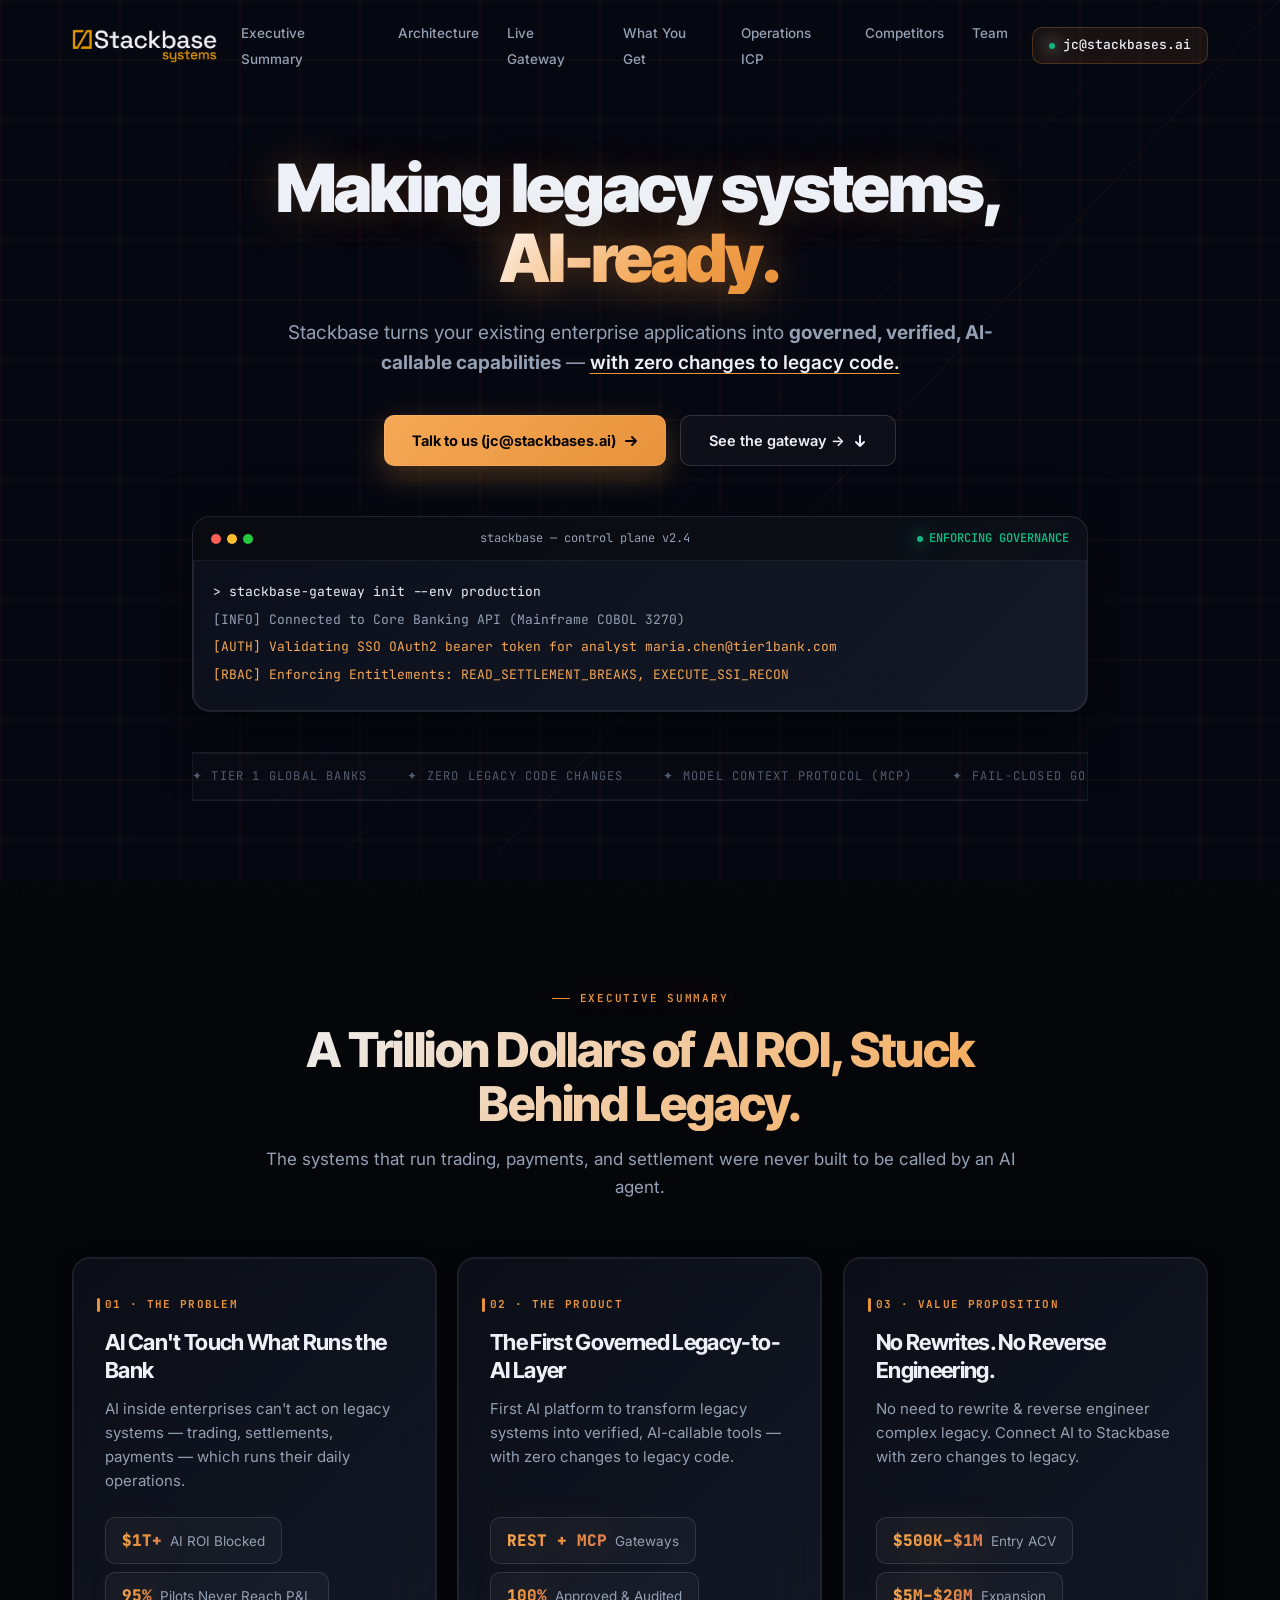
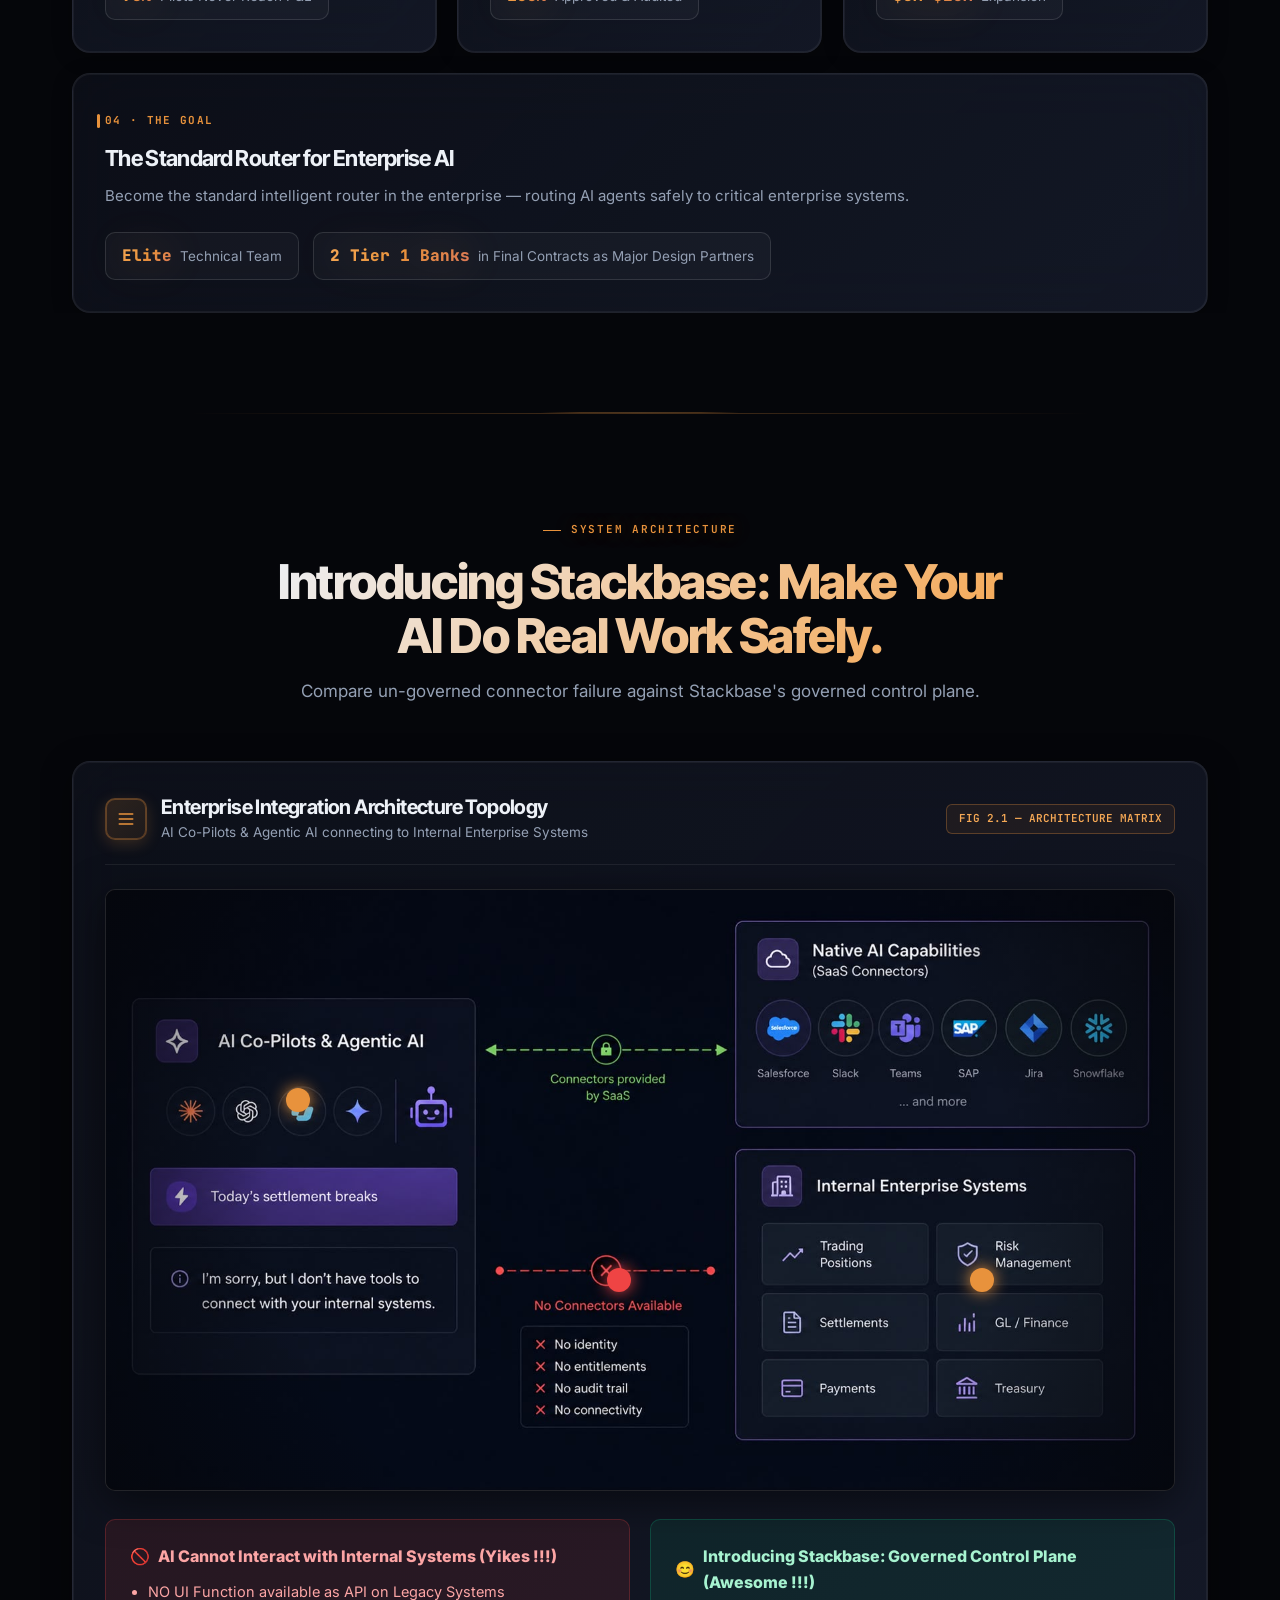
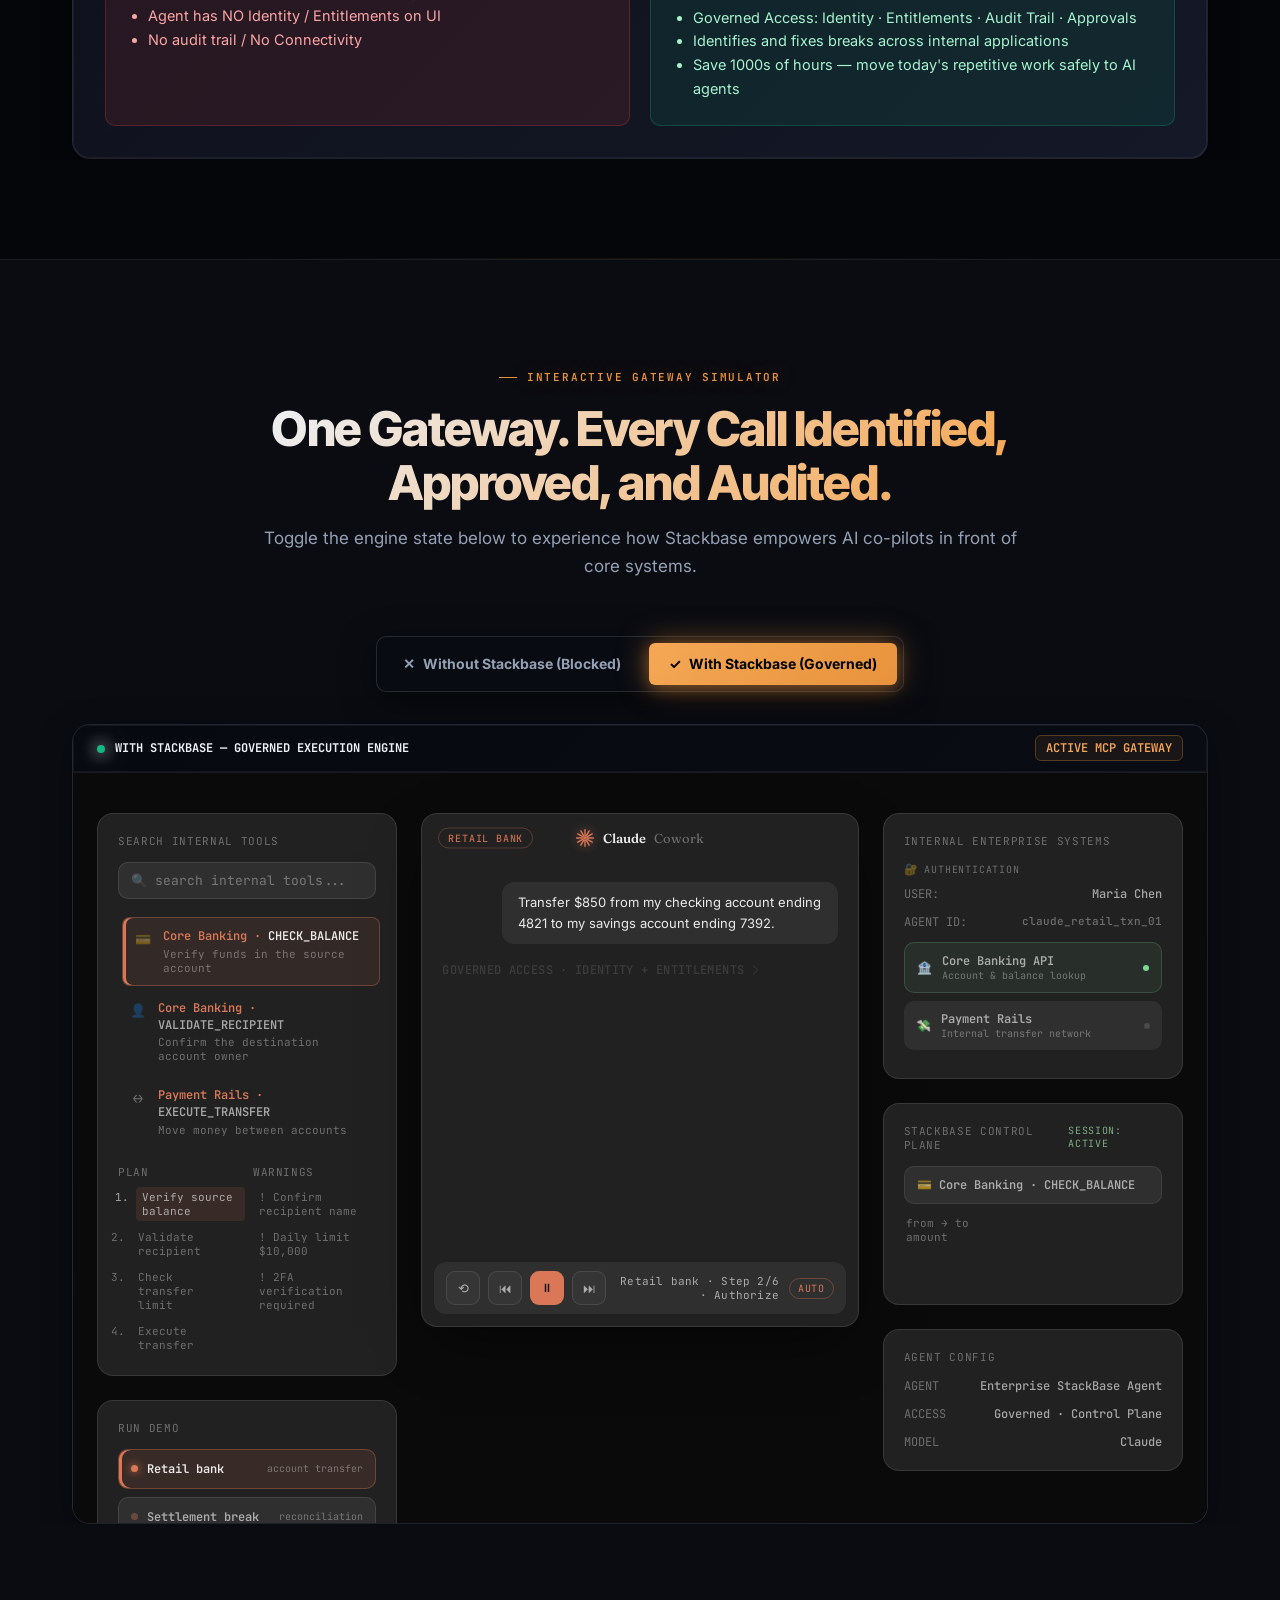
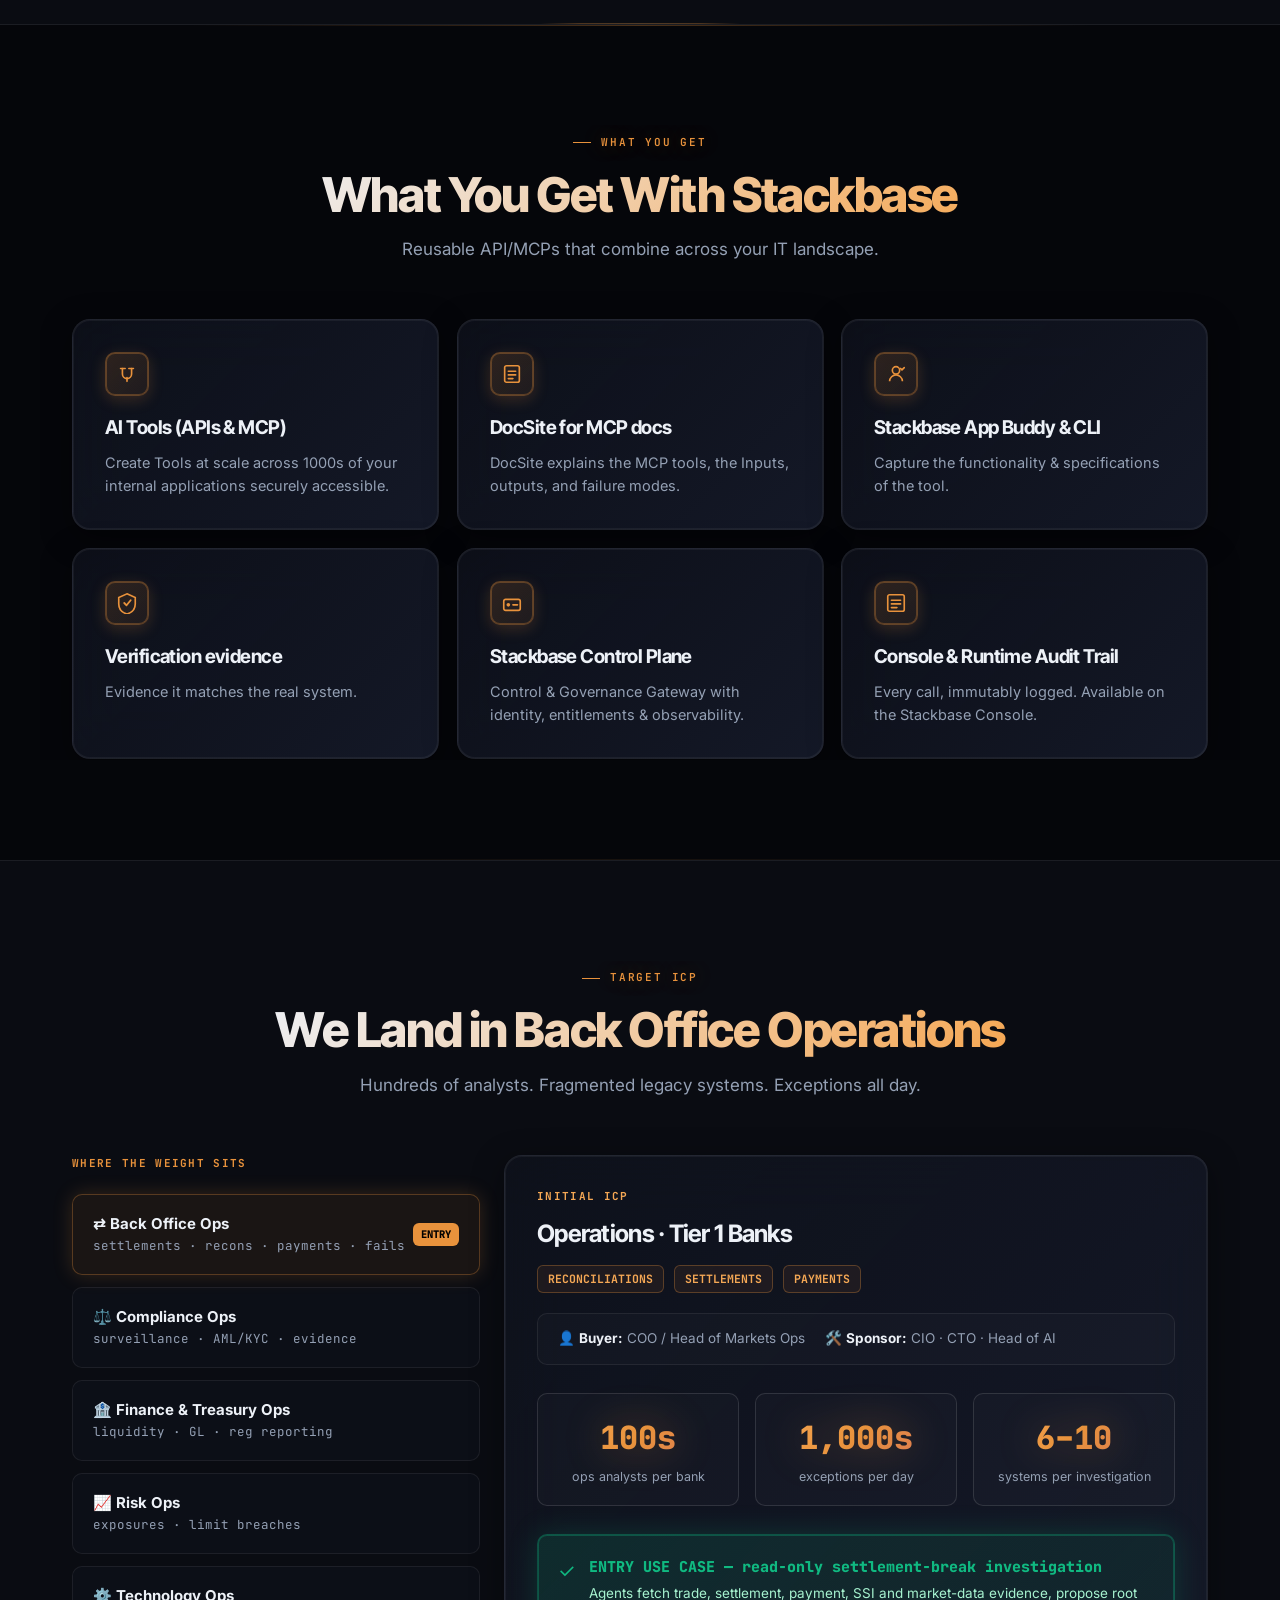
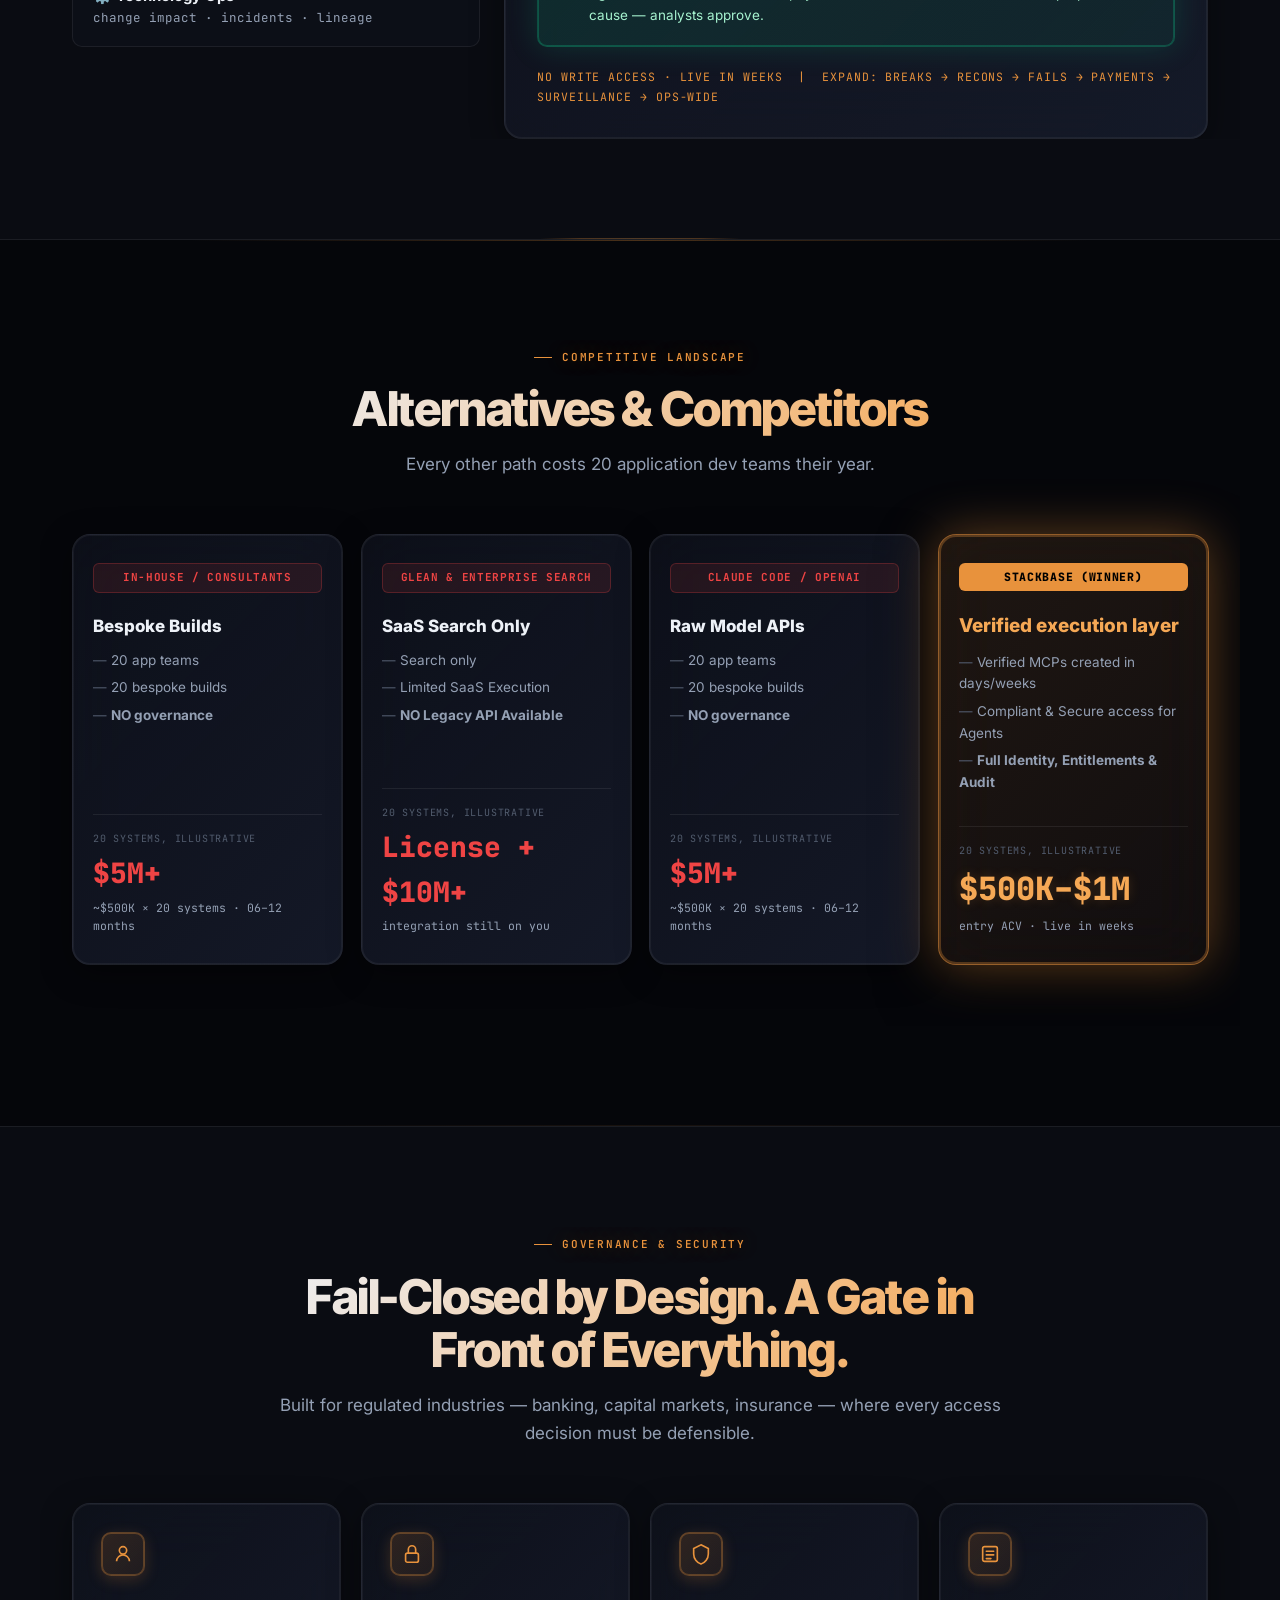
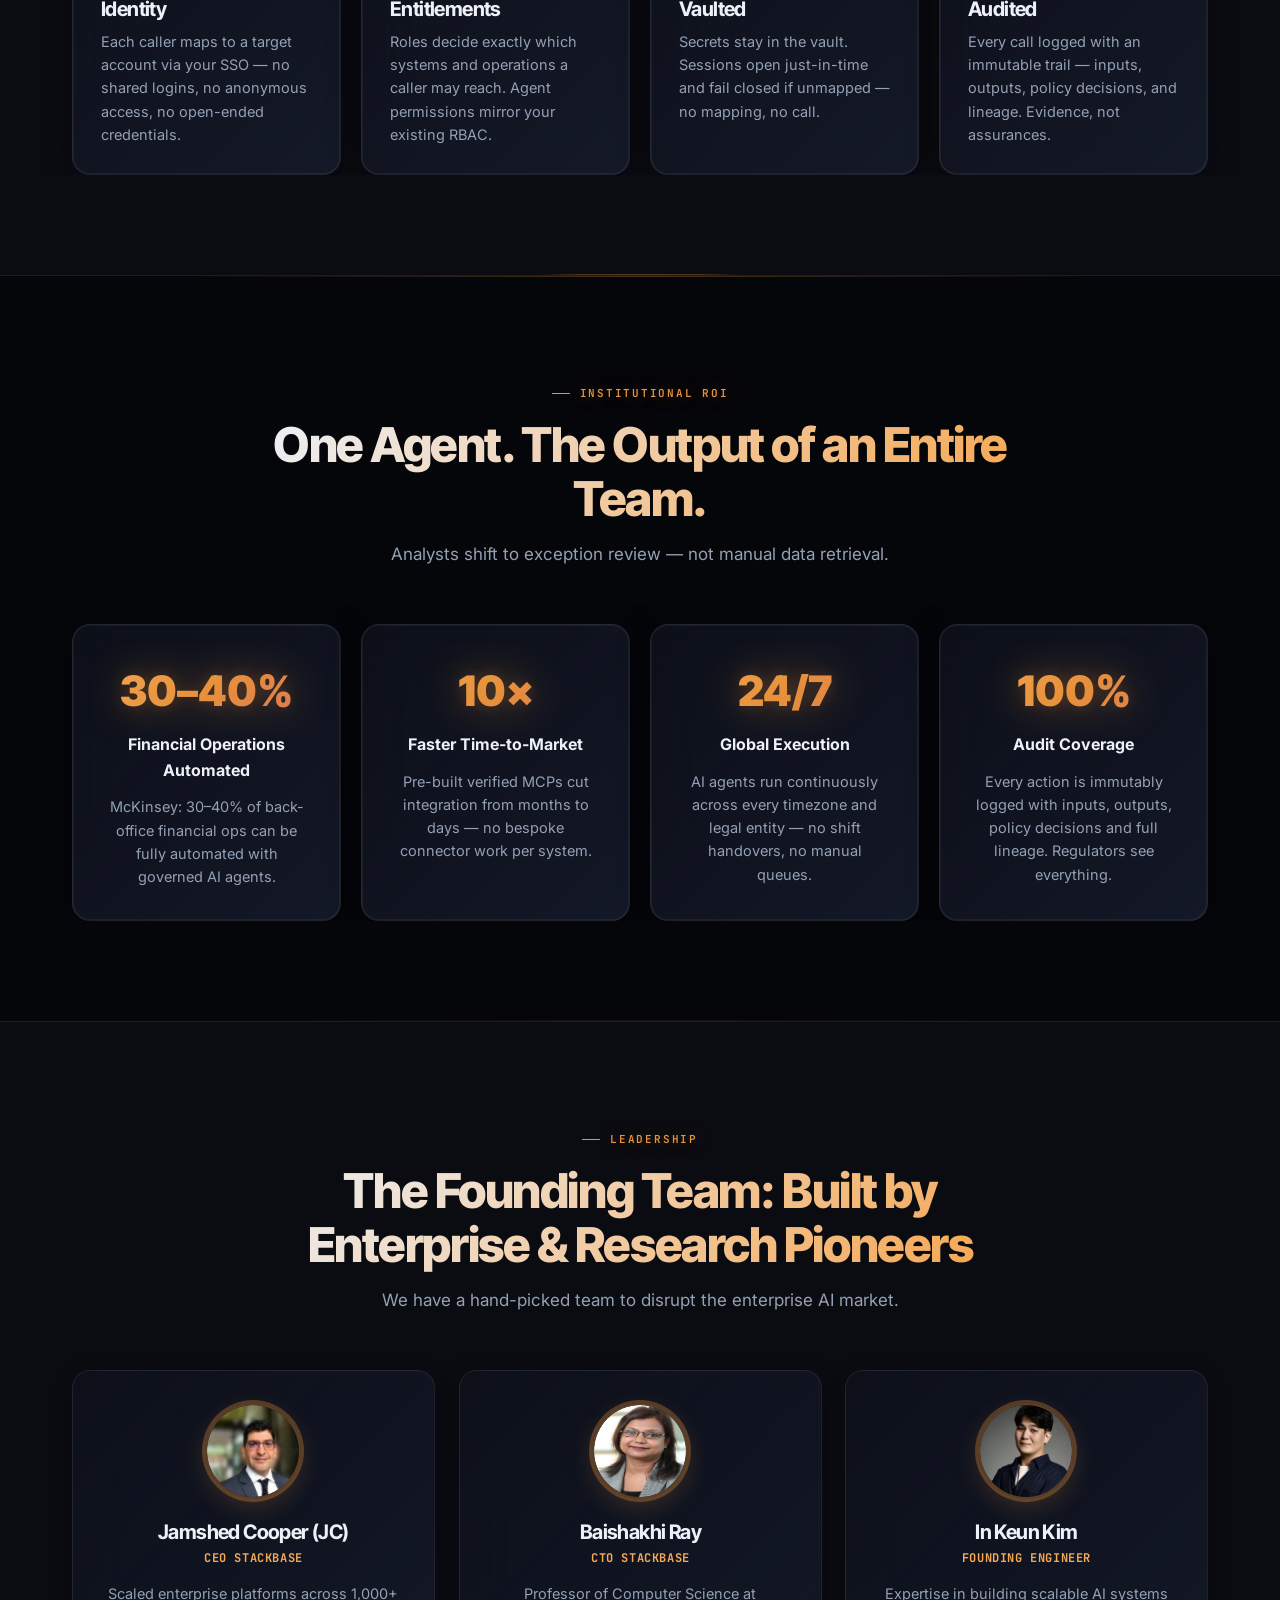
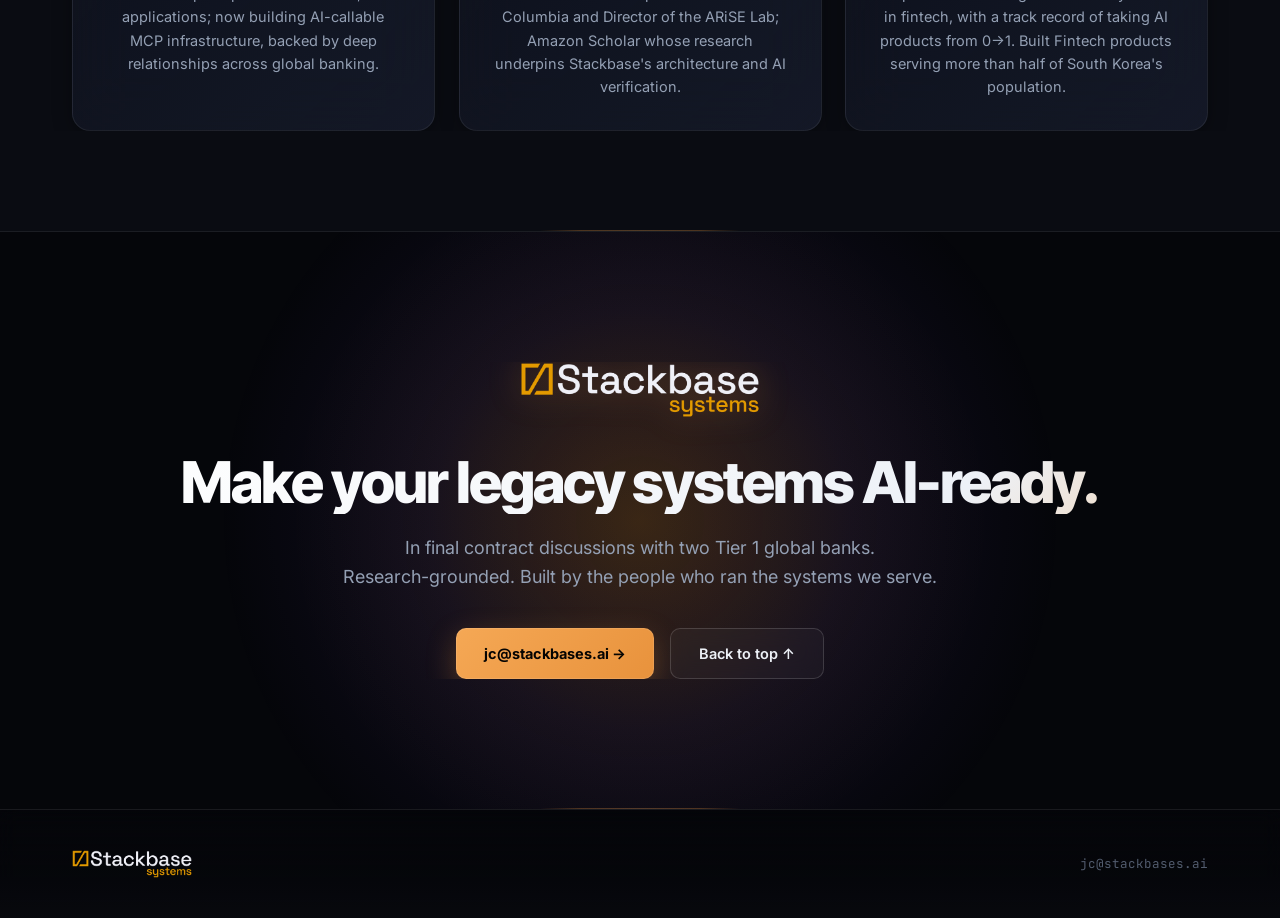
<file: index.html>
<!DOCTYPE html>
<html lang="en">

<head>
  <meta charset="UTF-8">
  <meta name="viewport" content="width=device-width, initial-scale=1.0">
  <title>Stackbase Systems — Making legacy systems, AI-ready.</title>
  <meta name="description"
    content="Stackbase turns your existing enterprise applications into governed, verified, AI-callable capabilities with zero changes to legacy code.">
  <meta property="og:title" content="Stackbase Systems — Making legacy systems, AI-ready.">
  <meta name="theme-color" content="#05060A">
  <link rel="preconnect" href="https://fonts.googleapis.com">
  <link rel="preconnect" href="https://fonts.gstatic.com" crossorigin>
  <link
    href="https://fonts.googleapis.com/css2?family=Inter+Tight:wght@500;600;700;800;900&family=Inter:wght@300;400;500;600;700&family=JetBrains+Mono:wght@400;500;600;700&display=swap"
    rel="stylesheet">
  <link rel="stylesheet" href="styles.css">
</head>

<body class="dark-theme" style="opacity: 0;">

  <!-- GLOBAL AMBIENT LAYERS -->
  <div id="scroll-progress"></div>
  <canvas id="aurora-canvas"></canvas>
  <div id="noise-overlay"></div>

  <!-- ================================================================ NAVBAR ================================================================ -->
  <header class="site-nav" id="siteNav">
    <div class="container nav-inner">
      <a href="#top" class="brand" aria-label="Stackbase Systems">
        <img src="logo.png" alt="Stackbase Systems Logo" class="brand-logo">
      </a>
      <nav>
        <ul class="nav-links" id="navLinks">
          <li><a href="#problem">Executive Summary</a></li>
          <li><a href="#architecture">Architecture</a></li>
          <li><a href="#signature">Live Gateway</a></li>
          <li><a href="#what-you-get">What You Get</a></li>
          <li><a href="#icp">Operations ICP</a></li>
          <li><a href="#competitors">Competitors</a></li>
          <li><a href="#team">Team</a></li>
        </ul>
      </nav>
      <div class="nav-right">
        <a href="mailto:jc@stackbases.ai" class="nav-cta" data-copy-email>
          <span class="nav-cta-dot"></span>jc@stackbases.ai
        </a>
        <button class="nav-mob-toggle" id="navToggle" aria-label="Toggle Menu">MENU</button>
      </div>
    </div>
  </header>

  <!-- ================================================================ HERO SECTION ================================================================ -->
  <div id="top"></div>
  <section class="hero" id="hero">
    <canvas id="grid-canvas" class="shapegrid-canvas"></canvas>
    <div class="hero-beams" aria-hidden="true">
      <svg viewBox="0 0 900 600" preserveAspectRatio="none" fill="none">
        <line class="beam" x1="900" y1="0" x2="350" y2="600" stroke="rgba(232,146,60,.4)" stroke-width="0.7" />
        <line class="beam" x1="820" y1="0" x2="240" y2="600" stroke="rgba(232,146,60,.3)" stroke-width="0.5" />
        <line class="beam" x1="740" y1="0" x2="160" y2="600" stroke="rgba(139,92,246,.3)" stroke-width="0.5" />
        <line class="beam" x1="660" y1="0" x2="80" y2="600" stroke="rgba(232,146,60,.2)" stroke-width="0.4" />
      </svg>
    </div>

    <div class="container hero-content">
      <div class="hero-eyebrow" data-reveal>
      </div>

      <h1 class="hero-h1" id="heroH1" data-reveal data-reveal-delay="100">
        <span class="h1-line1">Making legacy systems,</span>
        <span class="h1-line2"><span class="h1-accent" id="h1Accent">AI-ready.</span></span>
      </h1>

      <p class="hero-sub" data-reveal data-reveal-delay="200">
        Stackbase turns your existing enterprise applications into
        <strong>governed, verified, AI-callable capabilities</strong> —
        <span class="text-highlight">with zero changes to legacy code.</span>
      </p>

      <div class="hero-ctas" data-reveal data-reveal-delay="300">
        <a href="mailto:jc@stackbases.ai" class="btn-primary mag-btn" data-copy-email>
          <span class="btn-primary-inner">
            Talk to us (jc@stackbases.ai)
            <svg width="14" height="14" viewBox="0 0 14 14" fill="none">
              <path d="M2 7h10M8 3l4 4-4 4" stroke="currentColor" stroke-width="2" stroke-linecap="round"
                stroke-linejoin="round" />
            </svg>
          </span>
        </a>
        <a href="#signature" class="btn-secondary">
          <span>See the gateway →</span>
          <svg width="14" height="14" viewBox="0 0 14 14" fill="none">
            <path d="M7 2v10M3 8l4 4 4-4" stroke="currentColor" stroke-width="2" stroke-linecap="round"
              stroke-linejoin="round" />
          </svg>
        </a>
      </div>

      <!-- TERMINAL CONTROL PLANE WINDOW -->
      <div class="hero-terminal spotlight-card" data-reveal data-reveal-delay="420">
        <div class="term-chrome">
          <div class="term-dots">
            <span class="dot r"></span><span class="dot y"></span><span class="dot g"></span>
          </div>
          <span class="term-title">stackbase — control plane v2.4</span>
          <div class="term-status"><span class="term-status-dot"></span> ENFORCING GOVERNANCE</div>
        </div>
        <div class="term-body" id="termOutput"></div>
      </div>

      <!-- TICKER MARQUEE -->
      <div class="ticker-wrap" data-reveal>
        <div class="ticker-track" id="tickerTrack"></div>
      </div>
    </div><!-- /hero-content -->
  </section>

  <!-- ================================================================ SECTION 2: EXECUTIVE SUMMARY (BENTO GRID) ================================================================ -->
  <section class="pillars-section" id="problem">
    <div class="container">
      <div class="section-head center" data-reveal>
        <div class="eyebrow">Executive Summary</div>
        <h2 class="wavy-h2">A Trillion Dollars of AI ROI, Stuck Behind Legacy.</h2>
        <p>The systems that run trading, payments, and settlement were never built to be called by an AI agent.</p>
      </div>

      <div class="bento-grid" data-stagger>
        <!-- BENTO 01 -->
        <div class="bento-card spotlight-card">
          <div>
            <div class="bento-badge">01 · THE PROBLEM</div>
            <h3>AI Can't Touch What Runs the Bank</h3>
            <p>AI inside enterprises can't act on legacy systems — trading, settlements, payments — which runs their
              daily operations.</p>
          </div>
          <div class="bento-stat-row">
            <div class="stat-pill"><span class="stat-num">$1T+</span> AI ROI Blocked</div>
            <div class="stat-pill"><span class="stat-num">95%</span> Pilots Never Reach P&L</div>
          </div>
        </div>

        <!-- BENTO 02 -->
        <div class="bento-card spotlight-card">
          <div>
            <div class="bento-badge">02 · THE PRODUCT</div>
            <h3>The First Governed Legacy-to-AI Layer</h3>
            <p>First AI platform to transform legacy systems into verified, AI-callable tools — with zero changes to
              legacy code.</p>
          </div>
          <div class="bento-stat-row">
            <div class="stat-pill"><span class="stat-num">REST + MCP</span> Gateways</div>
            <div class="stat-pill"><span class="stat-num">100%</span> Approved & Audited</div>
          </div>
        </div>

        <!-- BENTO 03 -->
        <div class="bento-card spotlight-card">
          <div>
            <div class="bento-badge">03 · VALUE PROPOSITION</div>
            <h3>No Rewrites. No Reverse Engineering.</h3>
            <p>No need to rewrite & reverse engineer complex legacy. Connect AI to Stackbase with zero changes to
              legacy.</p>
          </div>
          <div class="bento-stat-row">
            <div class="stat-pill"><span class="stat-num">$500K–$1M</span> Entry ACV</div>
            <div class="stat-pill"><span class="stat-num">$5M–$20M</span> Expansion</div>
          </div>
        </div>

        <!-- BENTO 04 -->
        <div class="bento-card spotlight-card col-span-3">
          <div>
            <div class="bento-badge">04 · THE GOAL</div>
            <h3>The Standard Router for Enterprise AI</h3>
            <p>Become the standard intelligent router in the enterprise — routing AI agents safely to critical
              enterprise systems.</p>
          </div>
          <div class="bento-stat-row">
            <div class="stat-pill"><span class="stat-num">Elite</span> Technical Team</div>
            <div class="stat-pill"><span class="stat-num">2 Tier 1 Banks</span> in Final Contracts as Major Design
              Partners</div>
          </div>
        </div>
      </div>
    </div>
  </section>

  <!-- ================================================================ SECTION 3: SYSTEM ARCHITECTURE & FLOW DIAGRAM ================================================================ -->
  <section id="architecture" class="section-glow">
    <div class="container">
      <div class="section-head center" data-reveal>
        <div class="eyebrow">System Architecture</div>
        <h2 class="wavy-h2">Introducing Stackbase: Make Your AI Do Real Work Safely.</h2>
        <p>Compare un-governed connector failure against Stackbase's governed control plane.</p>
      </div>

      <!-- ARCHITECTURE DIAGRAM CONTAINER WITH IMAGE & INTERACTIVE HOTSPOTS -->
      <div class="diagram-wrapper spotlight-card" data-reveal>
        <div class="diagram-header">
          <div class="diagram-title-group">
            <div class="diagram-icon">
              <svg width="20" height="20" viewBox="0 0 24 24" fill="none">
                <path d="M4 6h16M4 12h16M4 18h16" stroke="#E8923C" stroke-width="2" stroke-linecap="round" />
              </svg>
            </div>
            <div>
              <h3>Enterprise Integration Architecture Topology</h3>
              <div class="diagram-sub">AI Co-Pilots & Agentic AI connecting to Internal Enterprise Systems</div>
            </div>
          </div>
          <div class="diagram-badge">FIG 2.1 — ARCHITECTURE MATRIX</div>
        </div>

        <div class="diagram-image-container">
          <img src="imageimage.jpeg"
            alt="Stackbase Architecture Diagram showing AI Co-Pilots connecting to Native AI Capabilities vs Internal Enterprise Systems"
            class="diagram-img">
          <div class="diagram-overlay-glow"></div>

          <!-- Hotspot Highlights for interactive UX -->
          <div class="hotspot hs-1" data-tooltip="AI Co-Pilots & Agents (Claude, ChatGPT, Custom Agents)">
            <div class="hotspot-pulse"></div>
          </div>
          <div class="hotspot hs-2" data-tooltip="Blocked Access: No Identity, No Audit Trail, No Connectivity">
            <div class="hotspot-pulse danger"></div>
          </div>
          <div class="hotspot hs-3"
            data-tooltip="Internal Enterprise Systems (Trading, Risk, Settlements, GL, Payments, Treasury)">
            <div class="hotspot-pulse"></div>
          </div>
        </div>

        <div class="diagram-footer-grid">
          <div class="df-card danger">
            <div class="df-head"><span>🚫</span> AI Cannot Interact with Internal Systems (Yikes !!!)</div>
            <ul style="margin-top:8px; padding-left:18px; line-height:1.65;">
              <li>NO UI Function available as API on Legacy Systems</li>
              <li>Agent has NO Identity / Entitlements on UI</li>
              <li>No audit trail / No Connectivity</li>
            </ul>
          </div>
          <div class="df-card success">
            <div class="df-head"><span>😊</span> Introducing Stackbase: Governed Control Plane (Awesome !!!)</div>
            <ul style="margin-top:8px; padding-left:18px; line-height:1.65;">
              <li>Governed Access: Identity · Entitlements · Audit Trail · Approvals</li>
              <li>Identifies and fixes breaks across internal applications</li>
              <li>Save 1000s of hours — move today's repetitive work safely to AI agents</li>
            </ul>
          </div>
        </div>
      </div>
    </div>
  </section>

  <!-- ================================================================ SECTION 4: LIVE GATEWAY SIMULATOR & COMPARISON ================================================================ -->
  <section id="signature" class="section-dark">
    <div class="container">
      <div class="section-head center" data-reveal>
        <div class="eyebrow">Interactive Gateway Simulator</div>
        <h2 class="wavy-h2">One Gateway. Every Call Identified, Approved, and Audited.</h2>
        <p>Toggle the engine state below to experience how Stackbase empowers AI co-pilots in front of core systems.</p>
      </div>

      <!-- TOGGLE CONTROLS -->
      <div class="gov-toggle-wrap" data-reveal>
        <div class="gov-toggle-container">
          <button id="btnWithout" class="toggle-btn">
            <span class="tb-icon">✕</span> Without Stackbase (Blocked)
          </button>
          <button id="btnWith" class="toggle-btn active">
            <span class="tb-icon">✓</span> With Stackbase (Governed)
          </button>
        </div>
      </div>

      <!-- DYNAMIC DEMO DISPLAY VIEWPORT -->
      <div class="demo-viewport-card spotlight-card" data-reveal>
        <div class="viewport-header">
          <div class="vh-left">
            <span class="vh-dot green" id="vhStatusDot"></span>
            <span class="vh-title" id="vhTitle">WITH STACKBASE — GOVERNED EXECUTION ENGINE</span>
          </div>
          <div class="vh-right">
            <span class="vh-badge" id="vhBadge">ACTIVE MCP GATEWAY</span>
          </div>
        </div>

        <div class="demo-iframe-container" id="demoIframeContainer">
          <!-- Embedded iframe demos -->
          <iframe id="iframeWith" src="sbclaude.html" class="demo-iframe active" title="With Stackbase Demo" loading="lazy"></iframe>
          <iframe id="iframeWithout" src="sbclaude-without.html" class="demo-iframe" title="Without Stackbase Demo" loading="lazy"></iframe>
        </div>
      </div>
    </div>
  </section>

  <!-- ================================================================ SECTION 5: WHAT YOU GET WITH STACKBASE ================================================================ -->
  <section id="what-you-get" class="section-glow">
    <div class="container">
      <div class="section-head center" data-reveal>
        <div class="eyebrow">What You Get</div>
        <h2 class="wavy-h2">What You Get With Stackbase</h2>
        <p>Reusable API/MCPs that combine across your IT landscape.</p>
      </div>

      <div class="get-grid" data-stagger>
        <div class="get-card spotlight-card">
          <div class="get-icon"><svg width="22" height="22" viewBox="0 0 24 24" fill="none"><path d="M7 6v6a5 5 0 0 0 10 0V6" stroke="#E8923C" stroke-width="1.8" stroke-linecap="round"/><path d="M5 6h5M14 6h5M12 16v4" stroke="#E8923C" stroke-width="1.8" stroke-linecap="round"/></svg></div>
          <h3>AI Tools (APIs & MCP)</h3>
          <p>Create Tools at scale across 1000s of your internal applications securely accessible.</p>
        </div>

        <div class="get-card spotlight-card">
          <div class="get-icon"><svg width="22" height="22" viewBox="0 0 24 24" fill="none"><rect x="4" y="3" width="16" height="18" rx="2" stroke="#E8923C" stroke-width="1.8"/><path d="M8 9h8M8 13h8M8 17h5" stroke="#E8923C" stroke-width="1.8" stroke-linecap="round"/></svg></div>
          <h3>DocSite for MCP docs</h3>
          <p>DocSite explains the MCP tools, the Inputs, outputs, and failure modes.</p>
        </div>

        <div class="get-card spotlight-card">
          <div class="get-icon"><svg width="22" height="22" viewBox="0 0 24 24" fill="none"><circle cx="12" cy="8" r="4" stroke="#E8923C" stroke-width="1.8"/><path d="M5 20c0-4 3.5-7 7-7s7 3 7 7" stroke="#E8923C" stroke-width="1.8"/><path d="M17 6l1.5 1.5L21 5" stroke="#E8923C" stroke-width="1.8" stroke-linecap="round" stroke-linejoin="round"/></svg></div>
          <h3>Stackbase App Buddy & CLI</h3>
          <p>Capture the functionality & specifications of the tool.</p>
        </div>

        <div class="get-card spotlight-card">
          <div class="get-icon"><svg width="22" height="22" viewBox="0 0 24 24" fill="none"><path d="M12 2l9 4v7c0 6-3.8 9.5-9 11-5.2-1.5-9-5-9-11V6l9-4z" stroke="#E8923C" stroke-width="1.8"/><path d="M9 12l2.5 2.5L16 9" stroke="#E8923C" stroke-width="2" stroke-linecap="round" stroke-linejoin="round"/></svg></div>
          <h3>Verification evidence</h3>
          <p>Evidence it matches the real system.</p>
        </div>

        <div class="get-card spotlight-card">
          <div class="get-icon"><svg width="22" height="22" viewBox="0 0 24 24" fill="none"><rect x="3" y="8" width="18" height="12" rx="2" stroke="#E8923C" stroke-width="1.8"/><circle cx="8" cy="14" r="2" fill="#E8923C"/><path d="M13 14h5" stroke="#E8923C" stroke-width="1.8" stroke-linecap="round"/></svg></div>
          <h3>Stackbase Control Plane</h3>
          <p>Control & Governance Gateway with identity, entitlements & observability.</p>
        </div>

        <div class="get-card spotlight-card">
          <div class="get-icon"><svg width="22" height="22" viewBox="0 0 24 24" fill="none"><rect x="3" y="3" width="18" height="18" rx="2" stroke="#E8923C" stroke-width="1.8"/><path d="M7 9h10M7 13h10M7 17h6" stroke="#E8923C" stroke-width="1.8" stroke-linecap="round"/></svg></div>
          <h3>Console & Runtime Audit Trail</h3>
          <p>Every call, immutably logged. Available on the Stackbase Console.</p>
        </div>
      </div>
    </div>
  </section>

  <!-- ================================================================ SECTION 6: WE LAND IN BACK OFFICE OPERATIONS (ICP) ================================================================ -->
  <section id="icp" class="section-dark">
    <div class="container">
      <div class="section-head center" data-reveal>
        <div class="eyebrow">Target ICP</div>
        <h2 class="wavy-h2">We Land in Back Office Operations</h2>
        <p>Hundreds of analysts. Fragmented legacy systems. Exceptions all day.</p>
      </div>

      <div class="icp-split-layout" data-reveal>
        <!-- LEFT SIDE: WHERE THE WEIGHT SITS -->
        <div class="icp-left-list">
          <div
            style="font-family:var(--font-mono); font-size:11px; color:var(--amber); letter-spacing:0.12em; margin-bottom:10px; font-weight:700;">
            WHERE THE WEIGHT SITS</div>

          <div class="icp-item-card entry-card">
            <div>
              <div class="icp-item-title">⇄ Back Office Ops</div>
              <div class="icp-item-sub">settlements · recons · payments · fails</div>
            </div>
            <span class="icp-entry-badge">ENTRY</span>
          </div>

          <div class="icp-item-card">
            <div>
              <div class="icp-item-title">⚖️ Compliance Ops</div>
              <div class="icp-item-sub">surveillance · AML/KYC · evidence</div>
            </div>
          </div>

          <div class="icp-item-card">
            <div>
              <div class="icp-item-title">🏦 Finance & Treasury Ops</div>
              <div class="icp-item-sub">liquidity · GL · reg reporting</div>
            </div>
          </div>

          <div class="icp-item-card">
            <div>
              <div class="icp-item-title">📈 Risk Ops</div>
              <div class="icp-item-sub">exposures · limit breaches</div>
            </div>
          </div>

          <div class="icp-item-card">
            <div>
              <div class="icp-item-title">⚙️ Technology Ops</div>
              <div class="icp-item-sub">change impact · incidents · lineage</div>
            </div>
          </div>
        </div>

        <!-- RIGHT SIDE: INITIAL ICP PANEL -->
        <div class="icp-right-panel spotlight-card">
          <div
            style="font-family:var(--font-mono); font-size:11px; color:var(--amber-bright); letter-spacing:0.12em; margin-bottom:12px; font-weight:700;">
            INITIAL ICP</div>
          <h3 style="font-size:24px; margin-bottom:16px;">Operations · Tier 1 Banks</h3>

          <div class="icp-tags-row">
            <span class="icp-tag-pill">RECONCILIATIONS</span>
            <span class="icp-tag-pill">SETTLEMENTS</span>
            <span class="icp-tag-pill">PAYMENTS</span>
          </div>

          <div class="icp-stakeholders">
            <div class="icp-stakeholder-item">👤 <strong>Buyer:</strong> COO / Head of Markets Ops</div>
            <div class="icp-stakeholder-item">🛠️ <strong>Sponsor:</strong> CIO · CTO · Head of AI</div>
          </div>

          <div class="icp-stats-grid">
            <div class="icp-stat-box">
              <div class="icp-stat-val">100s</div>
              <div class="icp-stat-lbl">ops analysts per bank</div>
            </div>
            <div class="icp-stat-box">
              <div class="icp-stat-val">1,000s</div>
              <div class="icp-stat-lbl">exceptions per day</div>
            </div>
            <div class="icp-stat-box">
              <div class="icp-stat-val">6–10</div>
              <div class="icp-stat-lbl">systems per investigation</div>
            </div>
          </div>

          <div class="icp-entry-banner">
            <div class="icp-entry-icon">✓</div>
            <div>
              <div class="icp-entry-title">ENTRY USE CASE — read-only settlement-break investigation</div>
              <div class="icp-entry-desc">Agents fetch trade, settlement, payment, SSI and market-data evidence, propose
                root cause — analysts approve.</div>
            </div>
          </div>

          <div class="icp-footer-line">
            NO WRITE ACCESS · LIVE IN WEEKS &nbsp;|&nbsp; EXPAND: breaks → recons → fails → payments → surveillance →
            ops-wide
          </div>
        </div>
      </div>
    </div>
  </section>

  <!-- ================================================================ SECTION 7: ALTERNATIVES & COMPETITORS ================================================================ -->
  <section id="competitors" class="section-glow">
    <div class="container">
      <div class="section-head center" data-reveal>
        <div class="eyebrow">Competitive Landscape</div>
        <h2 class="wavy-h2">Alternatives & Competitors</h2>
        <p>Every other path costs 20 application dev teams their year.</p>
      </div>

      <div class="compare-matrix-grid" data-stagger>
        <!-- COL 1: IN-HOUSE -->
        <div class="compare-card standard spotlight-card">
          <div>
            <div class="compare-header-tag">IN-HOUSE / CONSULTANTS</div>
            <div class="compare-title">Bespoke Builds</div>
            <ul class="compare-features">
              <li>20 app teams</li>
              <li>20 bespoke builds</li>
              <li><strong>NO governance</strong></li>
            </ul>
          </div>
          <div class="compare-price-block">
            <div class="compare-subtag">20 SYSTEMS, ILLUSTRATIVE</div>
            <div class="compare-price">$5M+</div>
            <div class="compare-price-sub">~$500K × 20 systems · 06–12 months</div>
          </div>
        </div>

        <!-- COL 2: GLEAN -->
        <div class="compare-card standard spotlight-card">
          <div>
            <div class="compare-header-tag">GLEAN & ENTERPRISE SEARCH</div>
            <div class="compare-title">SaaS Search Only</div>
            <ul class="compare-features">
              <li>Search only</li>
              <li>Limited SaaS Execution</li>
              <li><strong>NO Legacy API Available</strong></li>
            </ul>
          </div>
          <div class="compare-price-block">
            <div class="compare-subtag">20 SYSTEMS, ILLUSTRATIVE</div>
            <div class="compare-price">License + $10M+</div>
            <div class="compare-price-sub">integration still on you</div>
          </div>
        </div>

        <!-- COL 3: CLAUDE CODE / OPENAI -->
        <div class="compare-card standard spotlight-card">
          <div>
            <div class="compare-header-tag">CLAUDE CODE / OPENAI</div>
            <div class="compare-title">Raw Model APIs</div>
            <ul class="compare-features">
              <li>20 app teams</li>
              <li>20 bespoke builds</li>
              <li><strong>NO governance</strong></li>
            </ul>
          </div>
          <div class="compare-price-block">
            <div class="compare-subtag">20 SYSTEMS, ILLUSTRATIVE</div>
            <div class="compare-price">$5M+</div>
            <div class="compare-price-sub">~$500K × 20 systems · 06–12 months</div>
          </div>
        </div>

        <!-- COL 4: STACKBASE (WINNER) -->
        <div class="compare-card winner spotlight-card">
          <div>
            <div class="compare-header-tag">STACKBASE (WINNER)</div>
            <div class="compare-title">Verified execution layer</div>
            <ul class="compare-features">
              <li>Verified MCPs created in days/weeks</li>
              <li>Compliant & Secure access for Agents</li>
              <li><strong>Full Identity, Entitlements & Audit</strong></li>
            </ul>
          </div>
          <div class="compare-price-block">
            <div class="compare-subtag">20 SYSTEMS, ILLUSTRATIVE</div>
            <div class="compare-price">$500K–$1M</div>
            <div class="compare-price-sub">entry ACV · live in weeks</div>
          </div>
        </div>
      </div>

      <div class="compare-footer-note" data-reveal>
        Same outcome: <strong>$10M+ and two years</strong> — or one governed layer, <strong>live in weeks.</strong>
      </div>
    </div>
  </section>

  <!-- ================================================================ SECTION 8: GOVERNANCE ================================================================ -->
  <section id="governance" class="section-dark">
    <div class="container">
      <div class="section-head center" data-reveal>
        <div class="eyebrow">Governance & Security</div>
        <h2 class="wavy-h2">Fail-Closed by Design. A Gate in Front of Everything.</h2>
        <p>Built for regulated industries — banking, capital markets, insurance — where every access decision must be
          defensible.</p>
      </div>

      <div class="bento-grid-4" data-stagger>
        <div class="glass-card gov-card spotlight-card">
          <div class="gov-card-icon">
            <svg width="22" height="22" viewBox="0 0 24 24" fill="none">
              <circle cx="12" cy="8" r="4" stroke="#E8923C" stroke-width="1.8" />
              <path d="M5 20c0-4 3.5-7 7-7s7 3 7 7" stroke="#E8923C" stroke-width="1.8" />
            </svg>
          </div>
          <h3>Identity</h3>
          <p>Each caller maps to a target account via your SSO — no shared logins, no anonymous access, no open-ended
            credentials.</p>
        </div>

        <div class="glass-card gov-card spotlight-card">
          <div class="gov-card-icon">
            <svg width="22" height="22" viewBox="0 0 24 24" fill="none">
              <rect x="5" y="11" width="14" height="10" rx="2" stroke="#E8923C" stroke-width="1.8" />
              <path d="M8 11V7a4 4 0 1 1 8 0v4" stroke="#E8923C" stroke-width="1.8" />
            </svg>
          </div>
          <h3>Entitlements</h3>
          <p>Roles decide exactly which systems and operations a caller may reach. Agent permissions mirror your
            existing RBAC.</p>
        </div>

        <div class="glass-card gov-card spotlight-card">
          <div class="gov-card-icon">
            <svg width="22" height="22" viewBox="0 0 24 24" fill="none">
              <path d="M12 2l8 4v6c0 5-3.5 9.5-8 11-4.5-1.5-8-6-8-11V6l8-4z" stroke="#E8923C" stroke-width="1.8" />
            </svg>
          </div>
          <h3>Vaulted</h3>
          <p>Secrets stay in the vault. Sessions open just-in-time and fail closed if unmapped — no mapping, no call.
          </p>
        </div>

        <div class="glass-card gov-card spotlight-card">
          <div class="gov-card-icon">
            <svg width="22" height="22" viewBox="0 0 24 24" fill="none">
              <rect x="4" y="4" width="16" height="16" rx="2" stroke="#E8923C" stroke-width="1.8" />
              <path d="M8 9h8M8 13h8M8 17h5" stroke="#E8923C" stroke-width="1.8" stroke-linecap="round" />
            </svg>
          </div>
          <h3>Audited</h3>
          <p>Every call logged with an immutable trail — inputs, outputs, policy decisions, and lineage. Evidence, not
            assurances.</p>
        </div>
      </div>
    </div>
  </section>

  <!-- ================================================================ SECTION 9: ECONOMICS & ROI ================================================================ -->
  <section id="economics" class="section-glow">
    <div class="container">
      <div class="section-head center" data-reveal>
        <div class="eyebrow">Institutional ROI</div>
        <h2 class="wavy-h2">One Agent. The Output of an Entire Team.</h2>
        <p>Analysts shift to exception review — not manual data retrieval.</p>
      </div>

      <div class="econ-grid" data-stagger>
        <div class="econ-tile spotlight-card">
          <div class="econ-val">30–40%</div>
          <div class="econ-lbl">Financial Operations Automated</div>
          <p class="econ-desc">McKinsey: 30–40% of back-office financial ops can be fully automated with governed AI
            agents.</p>
        </div>

        <div class="econ-tile spotlight-card">
          <div class="econ-val">10×</div>
          <div class="econ-lbl">Faster Time-to-Market</div>
          <p class="econ-desc">Pre-built verified MCPs cut integration from months to days — no bespoke connector work
            per system.</p>
        </div>

        <div class="econ-tile spotlight-card">
          <div class="econ-val">24/7</div>
          <div class="econ-lbl">Global Execution</div>
          <p class="econ-desc">AI agents run continuously across every timezone and legal entity — no shift handovers,
            no manual queues.</p>
        </div>

        <div class="econ-tile spotlight-card">
          <div class="econ-val">100%</div>
          <div class="econ-lbl">Audit Coverage</div>
          <p class="econ-desc">Every action is immutably logged with inputs, outputs, policy decisions and full lineage.
            Regulators see everything.</p>
        </div>
      </div>
    </div>
  </section>

  <!-- ================================================================ SECTION 10: FOUNDING TEAM ================================================================ -->
  <section id="team" class="section-dark">
    <div class="container">
      <div class="section-head center" data-reveal>
        <div class="eyebrow">Leadership</div>
        <h2 class="wavy-h2">The Founding Team: Built by Enterprise & Research Pioneers</h2>
        <p>We have a hand-picked team to disrupt the enterprise AI market.</p>
      </div>

      <div class="team-grid" data-stagger>
        <!-- JAMSHED COOPER (JC) -->
        <div class="team-card spotlight-card">
          <div class="team-avatar-wrapper">
            <img src="jc.png" alt="Jamshed Cooper (JC)" class="team-photo"
              onerror="this.onerror=null; this.src='jc.jpg'; if(!this.complete||this.naturalWidth===0){this.src='jc.jpeg';} if(!this.complete||this.naturalWidth===0){this.style.display='none'; this.nextElementSibling.style.display='block';}">
            <svg width="44" height="44" viewBox="0 0 64 64" fill="none" style="display:none;">
              <circle cx="32" cy="24" r="13" stroke="#E8923C" stroke-width="2" />
              <path d="M8 56c0-13.3 10.7-21 24-21s24 7.7 24 21" stroke="#E8923C" stroke-width="2" />
            </svg>
          </div>
          <div class="team-info">
            <h3 class="team-name">Jamshed Cooper (JC)</h3>
            <div class="team-role">CEO Stackbase</div>
            <p>Scaled enterprise platforms across 1,000+ applications; now building AI-callable MCP infrastructure,
              backed by deep relationships across global banking.</p>
          </div>
        </div>

        <!-- BAISHAKHI RAY (RAY) -->
        <div class="team-card spotlight-card">
          <div class="team-avatar-wrapper">
            <img src="ray.png" alt="Baishakhi Ray" class="team-photo"
              onerror="this.onerror=null; this.src='ray.jpg'; if(!this.complete||this.naturalWidth===0){this.src='ray.jpeg';} if(!this.complete||this.naturalWidth===0){this.style.display='none'; this.nextElementSibling.style.display='block';}">
            <svg width="44" height="44" viewBox="0 0 64 64" fill="none" style="display:none;">
              <circle cx="32" cy="24" r="13" stroke="#E8923C" stroke-width="2" />
              <path d="M8 56c0-13.3 10.7-21 24-21s24 7.7 24 21" stroke="#E8923C" stroke-width="2" />
            </svg>
          </div>
          <div class="team-info">
            <h3 class="team-name">Baishakhi Ray</h3>
            <div class="team-role">CTO Stackbase</div>
            <p>Professor of Computer Science at Columbia and Director of the ARiSE Lab; Amazon Scholar whose research
              underpins Stackbase's architecture and AI verification.</p>
          </div>
        </div>

        <!-- IN KEUN KIM (INK) -->
        <div class="team-card spotlight-card">
          <div class="team-avatar-wrapper">
            <img src="ink.png" alt="In Keun Kim" class="team-photo"
              onerror="this.onerror=null; this.src='ink.jpg'; if(!this.complete||this.naturalWidth===0){this.src='ink.jpeg';} if(!this.complete||this.naturalWidth===0){this.style.display='none'; this.nextElementSibling.style.display='block';}">
            <svg width="44" height="44" viewBox="0 0 64 64" fill="none" style="display:none;">
              <circle cx="32" cy="24" r="13" stroke="#E8923C" stroke-width="2" />
              <path d="M8 56c0-13.3 10.7-21 24-21s24 7.7 24 21" stroke="#E8923C" stroke-width="2" />
            </svg>
          </div>
          <div class="team-info">
            <h3 class="team-name">In Keun Kim</h3>
            <div class="team-role">Founding Engineer</div>
            <p>Expertise in building scalable AI systems in fintech, with a track record of taking AI products from 0→1.
              Built Fintech products serving more than half of South Korea's population.</p>
          </div>
        </div>
      </div>
    </div>
  </section>

  <!-- ================================================================ FINAL CTA ================================================================ -->
  <section class="final-cta">
    <div class="container final-cta-inner" data-reveal>
      <div class="final-logo-wrap">
        <img src="logo.png" alt="Stackbase Systems Logo" style="height:56px; width:auto;">
      </div>
      <h2 class="final-h2">Make your legacy systems AI-ready.</h2>
      <p class="final-sub">In final contract discussions with two Tier 1 global banks.<br>Research-grounded. Built by
        the people who ran the systems we serve.</p>
      <div class="final-ctas">
        <a href="mailto:jc@stackbases.ai" class="btn-primary mag-btn" data-copy-email>
          <span class="btn-primary-inner">jc@stackbases.ai →</span>
        </a>
        <a href="#top" class="btn-secondary">Back to top ↑</a>
      </div>
    </div>
  </section>

  <!-- ================================================================ FOOTER ================================================================ -->
  <footer>
    <div class="container footer-inner">
      <a href="#top" class="footer-brand">
        <img src="logo.png" alt="Stackbase Systems" class="footer-logo" style="height:28px; width:auto;">
      </a>
      <div class="footer-meta">
        <a href="mailto:jc@stackbases.ai" data-copy-email>jc@stackbases.ai</a>
      </div>
    </div>
  </footer>

  <script src="main.js" defer></script>
  <script>
    // Smooth page load fade-in
    window.addEventListener('DOMContentLoaded', () => {
      document.body.style.transition = 'opacity 0.6s ease-in-out';
      document.body.style.opacity = '1';
    });
  </script>
</body>

</html>
</file>
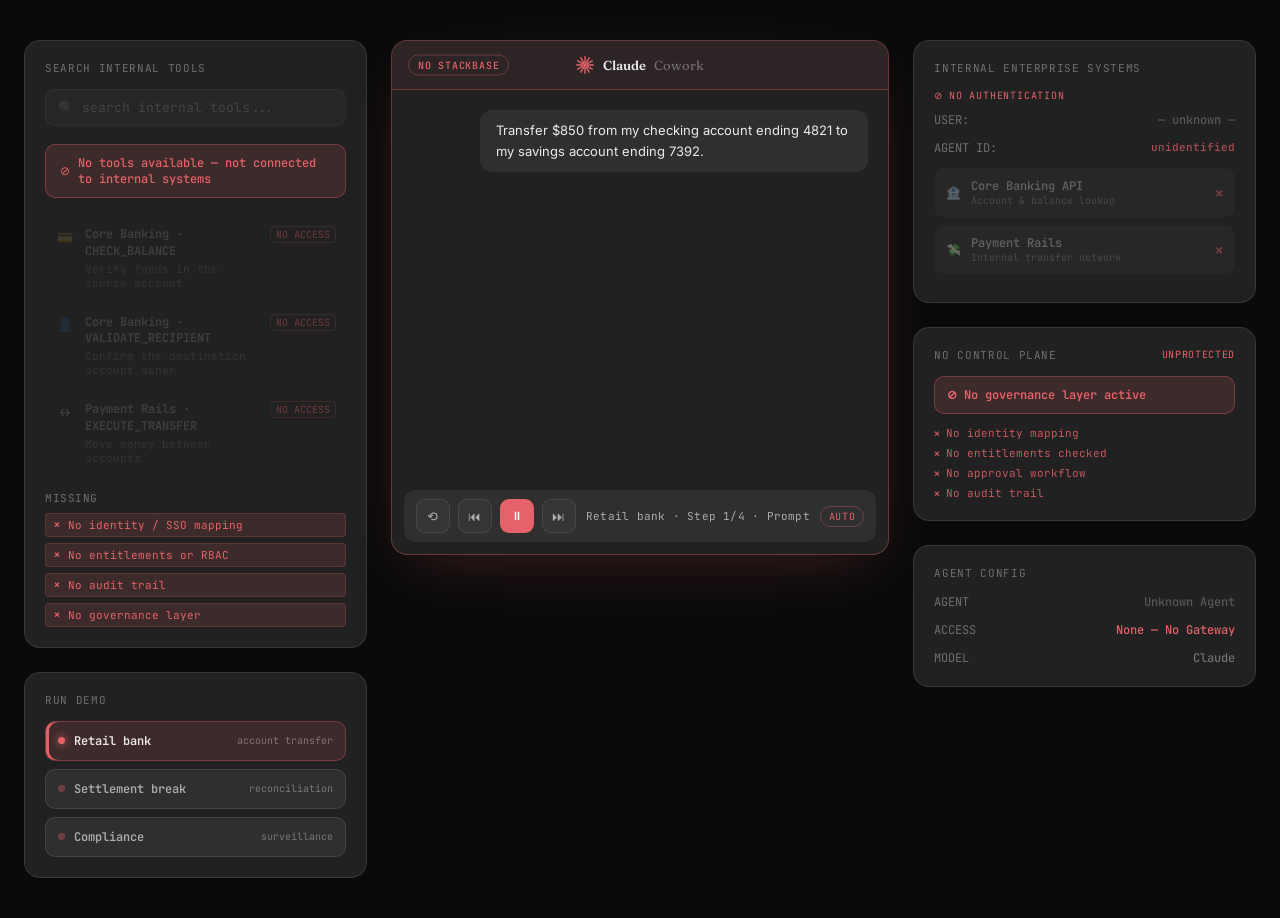
<file: sbclaude-without.html>
<!DOCTYPE html>
<html lang="en">
<head>
<meta charset="UTF-8">
<title>Without Stackbase — AI Cannot Reach Internal Systems</title>
<style>
  @import url('https://fonts.googleapis.com/css2?family=JetBrains+Mono:wght@400;500;600&family=Fraunces:opsz,wght@9..144,400;9..144,500;9..144,600&family=Inter:wght@400;500;600&display=swap');

  :root{
    --bg: #0a0a0a;
    --surface: rgb(33,33,33);
    --surface-2: rgb(47,47,47);
    --border: rgba(255,255,255,0.1);
    --text-dim: rgba(255,255,255,0.35);
    --text-mid: rgba(255,255,255,0.6);
    --text: rgba(255,255,255,0.9);
    --mono: 'JetBrains Mono', 'SF Mono', Consolas, monospace;
    --sans: 'Inter', sans-serif;
    --serif: 'Fraunces', Georgia, serif;
    --danger: #e56269;
    --danger-soft: rgba(229,98,105,0.14);
    --danger-border: rgba(229,98,105,0.35);
    --warn: #f5a623;
  }
  *{box-sizing:border-box;}
  body{
    margin:0; background:var(--bg); font-family:var(--mono); color:var(--text);
    padding:40px 24px; overflow-x:hidden;
  }
  .layout{
    display:grid; grid-template-columns: 1.1fr 1.6fr 1.1fr; gap:24px;
    max-width:1550px; margin:0 auto; align-items:start;
    --side-accent: #e56269;
    --side-accent-soft: rgba(229,98,105,0.12);
    --side-accent-border: rgba(229,98,105,0.35);
  }
  .col{ display:flex; flex-direction:column; gap:24px; }

  @keyframes riseIn{ from{ opacity:0; transform:translateY(14px); } to{ opacity:1; transform:translateY(0); } }
  .panel, .chat-panel{ animation: riseIn .6s ease both; }
  .col .panel:nth-child(1){ animation-delay:.05s; }
  .col .panel:nth-child(2){ animation-delay:.18s; }
  .chat-panel{ animation-delay:.1s; }

  .panel{
    background:var(--surface); border:1px solid var(--border); border-radius:16px;
    padding:20px; transition:border-color .3s ease;
  }
  .panel:hover{ border-color:rgba(255,255,255,0.18); }
  .label{ font-size:11px; letter-spacing:0.06em; color:var(--text-dim); text-transform:uppercase; margin-bottom:14px; }

  .search-box{
    display:flex; align-items:center; gap:8px; background:var(--surface-2);
    border:1px solid var(--border); border-radius:10px; padding:9px 12px;
    color:var(--text-dim); font-size:13px; margin-bottom:18px; opacity:0.4;
  }

  .blocker-banner{
    background:var(--danger-soft); border:1px solid var(--danger-border); border-radius:10px;
    padding:10px 14px; font-size:12px; color:var(--danger); margin-bottom:18px;
    display:flex; align-items:center; gap:8px; font-weight:500;
  }

  .tool-item{
    display:flex; gap:10px; align-items:flex-start; padding:10px 10px; border-radius:8px;
    margin-bottom:4px; color:var(--text-dim); opacity:0.4; cursor:not-allowed;
  }
  .tool-item .icon{ width:20px; height:20px; flex:none; display:flex; align-items:center; justify-content:center; font-size:13px; margin-top:1px; }
  .tool-item .title{ font-size:12px; color:var(--text-dim); font-weight:600; line-height:1.4; }
  .tool-item .sub{ font-size:11px; color:var(--text-dim); margin-top:2px; opacity:0.6; }
  .tool-item .lock-badge{ font-size:10px; color:var(--danger); border:1px solid var(--danger-border); border-radius:4px; padding:1px 5px; margin-left:auto; flex:none; }

  .missing-list{ font-size:11px; color:var(--text-dim); margin-top:16px; }
  .missing-list .heading{ font-size:11px; letter-spacing:.05em; color:var(--text-dim); margin-bottom:8px; }
  .missing-list ul{ margin:0; padding-left:0; list-style:none; display:flex; flex-direction:column; gap:6px; }
  .missing-list ul li{
    padding:4px 8px; border-radius:4px; display:flex; align-items:center; gap:8px;
    color:var(--danger); background:var(--danger-soft); border:1px solid rgba(229,98,105,0.2);
  }
  .missing-list ul li::before{ content:'✕'; font-size:10px; font-weight:700; }

  .uc-select{ display:flex; flex-direction:column; gap:8px; }
  .uc-chip{
    text-align:left; background:var(--surface-2); border:1px solid var(--border); color:var(--text-mid);
    font-family:var(--mono); font-size:12px; font-weight:600; padding:11px 12px; border-radius:10px; cursor:pointer;
    transition: all .2s ease; display:flex; align-items:center; gap:9px; width:100%;
  }
  .uc-chip:hover{ border-color:var(--danger-border); color:var(--text); transform:translateX(2px); }
  .uc-chip.sel{ background:var(--danger-soft); border-color:var(--danger-border); color:var(--text); box-shadow: inset 3px 0 0 var(--danger); }
  .uc-chip .dot{ width:7px; height:7px; border-radius:50%; background:var(--danger); opacity:.35; flex:none; transition:opacity .2s ease; }
  .uc-chip.sel .dot{ opacity:1; box-shadow:0 0 8px var(--danger); }
  .uc-chip .uc-sub{ color:var(--text-dim); font-weight:400; font-size:10px; margin-left:auto; }

  /* CENTER — CLAUDE CHAT (WITHOUT STACKBASE DANGER STATE) */
  .chat-panel{
    --accent: #e56269;
    --accent-soft: rgba(229,98,105,0.18);
    --send-fg: #ffffff;
    --chat-sans: var(--sans);
    --header-font: var(--serif);
    background:var(--surface);
    border:1px solid var(--danger-border);
    border-radius:16px;
    padding:0;
    display:flex; flex-direction:column;
    overflow:hidden;
    position:relative;
    font-family:var(--chat-sans);
    box-shadow: 0 20px 60px -20px rgba(229,98,105,0.25);
  }

  .chat-header{
    display:flex; align-items:center; justify-content:center; gap:8px;
    padding:14px 20px; font-size:13px; font-family:var(--header-font); position:relative;
    border-bottom:1px solid var(--danger-border); background:rgba(229,98,105,0.06);
  }
  .no-badge{
    position:absolute; left:16px; top:50%; transform:translateY(-50%);
    font-size:10px; letter-spacing:.08em; text-transform:uppercase; color:var(--danger);
    font-family:var(--mono); font-weight:500;
    border:1px solid var(--danger-border); border-radius:20px; padding:3px 9px;
  }
  .mark-wrap{ position:relative; width:20px; height:20px; display:flex; align-items:center; justify-content:center; }
  .mark-claude{ color:var(--danger); width:20px; height:20px; position:relative; z-index:1; }
  .chat-header b{ font-weight:600; color:var(--text); }
  .chat-header span.light{ color:var(--text-dim); font-weight:400; }

  .msg-scroll{
    display:flex; flex-direction:column; gap:14px; height:400px; overflow-y:auto;
    padding:20px 20px 12px 20px; scrollbar-width:none;
  }
  .msg-scroll::-webkit-scrollbar{ display:none; }

  .user-msg-row{ display:flex; justify-content:flex-end; }
  .user-msg{
    max-width:85%; background:var(--surface-2); color:var(--text); padding:10px 16px;
    font-family:var(--chat-sans); font-size:13px; line-height:1.6; border-radius:12px;
    opacity:0; transform: translateY(10px) scale(.94);
    animation: bubbleIn .5s cubic-bezier(.34,1.56,.64,1) forwards;
  }
  @keyframes bubbleIn{ to{ opacity:1; transform:translateY(0) scale(1); } }

  .thinking-row{
    display:inline-flex; gap:4px; align-items:center; padding:2px 0;
    opacity:0; animation: riseIn .4s ease forwards;
  }
  .thinking-row span{ width:5px; height:5px; border-radius:50%; background:var(--danger); animation: bounce 1.2s ease-in-out infinite; }
  .thinking-row span:nth-child(2){ animation-delay:.15s; }
  .thinking-row span:nth-child(3){ animation-delay:.3s; }
  @keyframes bounce{ 0%,60%,100%{ transform:translateY(0); opacity:.4; } 30%{ transform:translateY(-4px); opacity:1; } }

  .step{ opacity:0; animation: riseIn .45s ease forwards; }

  .sys-label{ display:inline-flex; align-items:center; gap:5px; font-size:12px; line-height:1; letter-spacing:.03em; color:var(--danger); }
  .sys-label .txt{ font-weight:500; text-transform:uppercase; font-family:var(--mono); }

  .sys-text{ font-size:13px; line-height:1.65; color:var(--text-mid); opacity:0; animation: riseIn .45s ease forwards; }
  .sys-text.error-msg{ color:var(--danger) !important; font-weight:500; font-size:13px; font-family:var(--chat-sans); }
  .sys-text.warn-msg{ color:var(--warn); }

  .error-card{
    background:var(--danger-soft); border:1px solid var(--danger-border); border-radius:12px;
    padding:14px 16px; font-size:12px; opacity:0; animation: riseIn .55s ease forwards;
    border-left:3px solid var(--danger); max-width:92%;
  }
  .error-card .ec-head{ display:flex; justify-content:space-between; align-items:flex-start; margin-bottom:10px; }
  .error-card .ec-title{ font-weight:600; color:var(--danger); font-family:var(--chat-sans); font-size:13px; }
  .error-card .ec-code{ font-family:var(--mono); color:var(--danger); font-size:10px; letter-spacing:.04em; margin-top:3px; opacity:0.7; }
  .error-card .ec-row{ display:flex; justify-content:space-between; color:var(--text-dim); margin-top:7px; gap:12px; }
  .error-card .ec-row b{ color:rgba(229,98,105,0.9); font-weight:500; text-align:right; }
  .error-card .ec-divider{ height:1px; background:var(--danger-border); margin:11px 0; }
  .error-card .ec-foot{ margin-top:10px; font-size:10px; color:var(--danger); display:flex; align-items:center; gap:5px; opacity:0.85; }

  .type-cursor{
    display:inline-block; width:2px; height:1em; background:var(--danger);
    vertical-align:text-bottom; margin-left:1px; animation: blink 0.9s step-end infinite;
  }
  @keyframes blink{ 50%{ opacity:0; } }

  /* TRANSPORT BAR CONTROLS */
  .reply-shell{ padding:0 12px 12px 12px; }
  .transport{
    background:var(--surface-2); border-radius:12px; padding:9px 12px;
    display:flex; align-items:center; gap:8px;
  }
  .t-btn{
    width:34px; height:34px; border-radius:9px; border:1px solid var(--border); background:rgba(255,255,255,0.03);
    color:var(--text-mid); display:flex; align-items:center; justify-content:center; cursor:pointer;
    font-size:13px; line-height:1; transition: all .18s ease; flex:none;
  }
  .t-btn:hover{ color:var(--text); border-color:var(--danger-border); background:var(--danger-soft); }
  .t-btn:active{ transform:scale(0.9); }
  .t-btn.play{ background:var(--danger); color:#fff; border-color:transparent; font-size:12px; }
  .t-btn.play:hover{ background:var(--danger); color:#fff; }
  .t-label{ flex:1; font-family:var(--mono); font-size:11px; color:var(--text-mid); letter-spacing:.02em; text-align:right; padding-right:2px; }
  .t-mode{
    font-family:var(--mono); font-size:10px; padding:3px 8px; border-radius:20px;
    border:1px solid var(--danger-border); color:var(--danger); letter-spacing:.06em; flex:none;
  }

  /* RIGHT COLUMN */
  .kv-row{ display:flex; justify-content:space-between; font-size:12px; color:var(--text-dim); margin-bottom:12px; }
  .kv-row b{ color:var(--text-mid); font-weight:500; }
  .auth-label{
    font-size:10px; letter-spacing:.08em; color:var(--danger); text-transform:uppercase;
    margin:0 0 10px; display:flex; align-items:center; gap:6px;
  }
  .connection-item{
    display:flex; align-items:center; justify-content:space-between; background:var(--surface-2);
    border-radius:10px; padding:10px 12px; margin-bottom:8px; font-size:12px; opacity:0.45; cursor:not-allowed;
  }
  .connection-item .left{ display:flex; align-items:center; gap:10px; }
  .connection-item .name{ color:var(--text-mid); font-weight:600; }
  .connection-item .sub{ font-size:10px; color:var(--text-dim); }
  .connection-item .block-x{ color:var(--danger); font-size:14px; font-weight:700; }

  .no-access-box{
    background:var(--danger-soft); border-radius:10px; padding:10px 12px; display:flex; align-items:center; gap:8px;
    font-size:12px; color:var(--danger); margin-bottom:12px; font-weight:600;
    border:1px solid var(--danger-border); min-height:38px;
  }
  .danger-list{ font-size:11px; color:var(--danger); display:flex; flex-direction:column; gap:6px; margin-top:10px; opacity:0.85; }
  .danger-list div{ display:flex; align-items:center; gap:6px; }
  .danger-list div::before{ content:'✕'; font-size:10px; font-weight:700; }
</style>
</head>
<body>

<div class="layout">

  <!-- LEFT COLUMN -->
  <div class="col">
    <div class="panel">
      <div class="label" id="searchLabel">Search internal tools</div>
      <div class="search-box">🔍 <span id="searchText">search internal tools...</span></div>

      <div class="blocker-banner" id="blockerBanner">
        <span class="bicon">⊘</span>
        <span id="blockerText">No tools available — not connected to internal systems</span>
      </div>

      <div id="toolList">
        <div class="tool-item"><div class="icon">💳</div><div><div class="title"><span class="sys">Core Banking ·</span> CHECK_BALANCE</div><div class="sub">Verify funds in the source account</div></div><span class="lock-badge">NO ACCESS</span></div>
        <div class="tool-item"><div class="icon">👤</div><div><div class="title"><span class="sys">Core Banking ·</span> VALIDATE_RECIPIENT</div><div class="sub">Confirm the destination account owner</div></div><span class="lock-badge">NO ACCESS</span></div>
        <div class="tool-item"><div class="icon">↔️</div><div><div class="title"><span class="sys">Payment Rails ·</span> EXECUTE_TRANSFER</div><div class="sub">Move money between accounts</div></div><span class="lock-badge">NO ACCESS</span></div>
      </div>

      <div class="missing-list" id="missingList">
        <div class="heading">MISSING</div>
        <ul id="missingUl">
          <li>No identity / SSO mapping</li>
          <li>No entitlements or RBAC</li>
          <li>No audit trail</li>
          <li>No governance layer</li>
        </ul>
      </div>
    </div>

    <div class="panel">
      <div class="label">Run Demo</div>
      <div class="uc-select" id="ucSelect">
        <button class="uc-chip sel" data-uc="0"><span class="dot"></span>Retail bank<span class="uc-sub">account transfer</span></button>
        <button class="uc-chip" data-uc="1"><span class="dot"></span>Settlement break<span class="uc-sub">reconciliation</span></button>
        <button class="uc-chip" data-uc="2"><span class="dot"></span>Compliance<span class="uc-sub">surveillance</span></button>
      </div>
    </div>
  </div>

  <!-- CENTER — Claude, Failure state -->
  <div class="chat-panel" id="chatPanel">
    <div class="chat-header">
      <span class="no-badge" id="themeBadge"></span>
      <span class="mark-wrap">
        <svg class="mark-claude" viewBox="0 0 24 24" fill="none">
          <g stroke="currentColor" stroke-width="1.7" stroke-linecap="round">
            <line x1="14.6" y1="12" x2="22" y2="12"/><line x1="14.25" y1="13.3" x2="20.66" y2="17"/>
            <line x1="13.3" y1="14.25" x2="17" y2="20.66"/><line x1="12" y1="14.6" x2="12" y2="22"/>
            <line x1="10.7" y1="14.25" x2="7" y2="20.66"/><line x1="9.75" y1="13.3" x2="3.34" y2="17"/>
            <line x1="9.4" y1="12" x2="2" y2="12"/><line x1="9.75" y1="10.7" x2="3.34" y2="7"/>
            <line x1="10.7" y1="9.75" x2="7" y2="3.34"/><line x1="12" y1="9.4" x2="12" y2="2"/>
            <line x1="13.3" y1="9.75" x2="17" y2="3.34"/><line x1="14.25" y1="10.7" x2="20.66" y2="7"/>
          </g>
          <circle cx="12" cy="12" r="1.7" fill="currentColor"/>
        </svg>
      </span>
      <b>Claude</b><span class="light"> Cowork</span>
    </div>

    <div class="msg-scroll" id="msgScroll"></div>

    <div class="reply-shell">
      <div class="transport">
        <button class="t-btn" id="tRestart" title="Restart this use case">⟲</button>
        <button class="t-btn" id="tPrev" title="Previous step">⏮</button>
        <button class="t-btn play" id="tPlay" title="Play">▶</button>
        <button class="t-btn" id="tNext" title="Next step">⏭</button>
        <span class="t-label" id="tLabel">Retail bank · Step 1/4 · Prompt</span>
        <span class="t-mode" id="tMode">AUTO</span>
      </div>
    </div>
  </div>

  <!-- RIGHT COLUMN -->
  <div class="col">
    <div class="panel">
      <div class="label">Internal Enterprise Systems</div>
      <div class="auth-label"><span>⊘</span> No Authentication</div>
      <div class="kv-row"><span>USER:</span><b style="opacity:0.4">— unknown —</b></div>
      <div class="kv-row"><span>AGENT ID:</span><b style="color:var(--danger);font-family:var(--mono);font-size:11px;opacity:0.7;">unidentified</b></div>
      <div id="connList">
        <div class="connection-item"><div class="left">🏦<div><div class="name">Core Banking API</div><div class="sub">Account &amp; balance lookup</div></div></div><div class="status"><span class="block-x">✕</span></div></div>
        <div class="connection-item"><div class="left">💸<div><div class="name">Payment Rails</div><div class="sub">Internal transfer network</div></div></div><div class="status"><span class="block-x">✕</span></div></div>
      </div>
    </div>

    <div class="panel">
      <div class="label" style="display:flex;justify-content:space-between;"><span>No Control Plane</span><span style="color:var(--danger);font-size:10px;">UNPROTECTED</span></div>
      <div class="no-access-box" id="noAccessBox">⊘ No governance layer active</div>
      <div class="danger-list">
        <div>No identity mapping</div>
        <div>No entitlements checked</div>
        <div>No approval workflow</div>
        <div>No audit trail</div>
      </div>
    </div>

    <div class="panel">
      <div class="label">Agent config</div>
      <div class="kv-row"><span>AGENT</span><b style="opacity:0.4">Unknown Agent</b></div>
      <div class="kv-row"><span>ACCESS</span><b style="color:var(--danger)">None — No Gateway</b></div>
      <div class="kv-row" style="margin-bottom:0;"><span>MODEL</span><b style="opacity:0.6">Claude</b></div>
    </div>
  </div>

</div>

<script>
const delay = ms => new Promise(r => setTimeout(r, ms));
const BEATS = 4;
const BEAT_TITLES = ['Prompt', 'Attempt', 'Blocked', 'Error'];

const SCENARIOS = [
  {
    key:'retail', name:'Retail bank', badge:'NO STACKBASE',
    prompt: "Transfer $850 from my checking account ending 4821 to my savings account ending 7392.",
    blockerText: "No tools available — not connected to internal systems",
    missingItems: ["No identity / SSO mapping", "No entitlements or RBAC", "No audit trail", "No governance layer"],
    tools: [
      { icon:'💳', system:'Core Banking', tool:'CHECK_BALANCE', sub:'Verify funds in the source account' },
      { icon:'👤', system:'Core Banking', tool:'VALIDATE_RECIPIENT', sub:'Confirm the destination account owner' },
      { icon:'↔️', system:'Payment Rails', tool:'EXECUTE_TRANSFER', sub:'Move money between accounts' },
    ],
    connections: [
      { emoji:'🏦', name:'Core Banking API', sub:'Account & balance lookup' },
      { emoji:'💸', name:'Payment Rails', sub:'Internal transfer network' },
    ],
    attemptMsg: "Searching for tools to access Core Banking and Payment Rails...",
    blockMsg: "No connectors available for internal systems.",
    errorTitle: "Connection Refused",
    errorCode: "ERR-503",
    errorRows: [
      ["System", "Core Banking API"],
      ["Reason", "No connector registered"],
      ["Identity", "Unknown — no SSO"],
      ["Entitlements", "None — no RBAC"],
    ],
    errorFoot: "No audit trail — this attempt is untracked",
    answer: "I'm sorry, but I don't have tools to connect with your internal banking systems. Without Stackbase, I cannot access Core Banking or Payment Rails — no identity has been established, no entitlements are configured, and there is no governance layer to authorize this request.",
  },
  {
    key:'settlement', name:'Settlement break', badge:'NO STACKBASE',
    prompt: "Investigate and fix settlement break BRK-4471 — the EUR 2.0M bond trade failing settlement today.",
    blockerText: "No tools available — Settlement System not reachable",
    missingItems: ["No settlement system connector", "No SSI access", "No maker-checker workflow", "No audit trail"],
    tools: [
      { icon:'🔎', system:'Settlement System', tool:'FIND_TRADE', sub:'Locate the failing settlement' },
      { icon:'📋', system:'Recon Engine', tool:'VERIFY_SSI', sub:'Check standing settlement instructions' },
      { icon:'♻️', system:'Payment Engine', tool:'REPOST', sub:'Re-book and release the payment' },
    ],
    connections: [
      { emoji:'🏛️', name:'Settlement System', sub:'Failing trades & breaks' },
      { emoji:'📋', name:'Recon Engine', sub:'SSI & cash reconciliation' },
      { emoji:'💸', name:'Payment Engine', sub:'Re-book & release payment' },
    ],
    attemptMsg: "Searching for tools to access Settlement System and Recon Engine...",
    blockMsg: "No connectors available for settlement infrastructure.",
    errorTitle: "No Connector Available",
    errorCode: "ERR-404",
    errorRows: [
      ["System", "Settlement System"],
      ["Break ref", "BRK-4471 — unreachable"],
      ["Identity", "Unknown — no SSO"],
      ["Approval", "No maker-checker"],
    ],
    errorFoot: "Break BRK-4471 will remain unresolved — no tools to act",
    answer: "I'm sorry, but I don't have tools to investigate settlement breaks in your internal systems. Without Stackbase, I cannot access the Settlement System, Recon Engine, or Payment Engine. The break BRK-4471 cannot be investigated or resolved — no governance layer exists to safely authorize access.",
  },
  {
    key:'compliance', name:'Compliance', badge:'NO STACKBASE',
    prompt: "Review surveillance alert ALT-2093 on the equities desk — a potential spoofing flag from this morning.",
    blockerText: "No tools available — Surveillance System not accessible",
    missingItems: ["No surveillance connector", "No market data access", "No case management link", "No immutable audit trail"],
    tools: [
      { icon:'🚩', system:'Surveillance System', tool:'FIND_ALERTS', sub:'Pull the flagged orders' },
      { icon:'📈', system:'OMS / Market Data', tool:'GET_CONTEXT', sub:'Rebuild order & market context' },
      { icon:'🗂️', system:'Case Management', tool:'FILE_EVIDENCE', sub:'Write up verified evidence' },
    ],
    connections: [
      { emoji:'🚩', name:'Surveillance System', sub:'Alerts & signals' },
      { emoji:'📈', name:'OMS / Market Data', sub:'Orders & market context' },
      { emoji:'🗂️', name:'Case Management', sub:'Case notes & audit' },
    ],
    attemptMsg: "Searching for tools to access Surveillance System and OMS...",
    blockMsg: "No connectors available for compliance infrastructure.",
    errorTitle: "Access Denied",
    errorCode: "ERR-401",
    errorRows: [
      ["Alert", "ALT-2093 — unreachable"],
      ["System", "Surveillance System"],
      ["Identity", "Unknown — no SSO"],
      ["Evidence", "Cannot be filed — no tools"],
    ],
    errorFoot: "ALT-2093 cannot be reviewed — regulator risk unmitigated",
    answer: "I'm sorry, but I don't have tools to review surveillance alerts in your compliance systems. Without Stackbase, I cannot access the Surveillance System, OMS, or Case Management. Alert ALT-2093 cannot be investigated — no identity, entitlements, or governance layer exists to authorize this request safely.",
  },
];

let uc = 0, step = -1, playing = true, driveToken = 0;

const chatPanel = document.getElementById('chatPanel');
const msgScroll = document.getElementById('msgScroll');
const themeBadge = document.getElementById('themeBadge');
const searchText = document.getElementById('searchText');
const toolList = document.getElementById('toolList');
const missingUl = document.getElementById('missingUl');
const blockerBanner = document.getElementById('blockerBanner');
const blockerText = document.getElementById('blockerText');
const connList = document.getElementById('connList');
const noAccessBox = document.getElementById('noAccessBox');
const tPlay = document.getElementById('tPlay');
const tPrev = document.getElementById('tPrev');
const tNext = document.getElementById('tNext');
const tRestart = document.getElementById('tRestart');
const tLabel = document.getElementById('tLabel');
const tMode = document.getElementById('tMode');
const ucChips = Array.from(document.querySelectorAll('.uc-chip'));

function scrollDown(){ msgScroll.scrollTop = msgScroll.scrollHeight; }

function renderScenario(cfg){
  themeBadge.textContent = cfg.badge;
  searchText.textContent = 'search internal tools...';
  blockerText.textContent = cfg.blockerText;
  toolList.innerHTML = cfg.tools.map(t=>`
    <div class="tool-item"><div class="icon">${t.icon}</div><div><div class="title"><span class="sys">${t.system} ·</span> ${t.tool}</div><div class="sub">${t.sub}</div></div><span class="lock-badge">NO ACCESS</span></div>`).join('');
  missingUl.innerHTML = cfg.missingItems.map(m=>`<li>${m}</li>`).join('');
  connList.innerHTML = cfg.connections.map(c=>`
    <div class="connection-item"><div class="left">${c.emoji}<div><div class="name">${c.name}</div><div class="sub">${c.sub}</div></div></div><div class="status"><span class="block-x">✕</span></div></div>`).join('');
}

function errorCard(cfg){
  const now = new Date();
  const timeStr = now.toLocaleTimeString('en-US', { hour:'2-digit', minute:'2-digit' });
  return `<div class="error-card">
    <div class="ec-head"><div><div class="ec-title">✕ ${cfg.errorTitle}</div><div class="ec-code">${cfg.errorCode} · ${timeStr}</div></div></div>
    ${cfg.errorRows.map(([k,v])=>`<div class="ec-row"><span>${k}</span><b>${v}</b></div>`).join('')}
    <div class="ec-divider"></div>
    <div class="ec-foot">⊘ ${cfg.errorFoot}</div>
  </div>`;
}

function addNode(html){
  const wrap = document.createElement('div');
  wrap.innerHTML = html;
  const node = wrap.firstElementChild;
  msgScroll.appendChild(node);
  scrollDown();
  return node;
}

async function typeInto(el, text, speed){
  el.innerHTML = '';
  const span = document.createElement('span');
  const cursor = document.createElement('span');
  cursor.className = 'type-cursor';
  el.appendChild(span); el.appendChild(cursor);
  for(let i=0;i<text.length;i++){ span.textContent += text[i]; await delay(speed + Math.random()*20); }
  cursor.remove();
}

function initUseCase(cfg){
  renderScenario(cfg);
  msgScroll.innerHTML = '';
  noAccessBox.textContent = '⊘ No governance layer active';
}

async function applyBeat(cfg, k, animate){
  switch(k){
    case 0: { // Prompt
      addNode(`<div class="user-msg-row"><div class="user-msg">${cfg.prompt}</div></div>`);
      if(animate){
        const th = addNode(`<div class="thinking-row"><span></span><span></span><span></span></div>`);
        await delay(1200);
        th.remove();
      }
      break;
    }
    case 1: { // Attempt
      addNode(`<div class="step"><div class="sys-label"><span class="txt">⟳ Searching for tools...</span></div></div>`);
      if(animate) await delay(1000);
      addNode(`<div class="sys-text warn-msg" style="opacity:1;">⚠️ ${cfg.attemptMsg}</div>`);
      if(animate) await delay(900);
      break;
    }
    case 2: { // Blocked
      noAccessBox.textContent = `⊘ ${cfg.blockMsg}`;
      addNode(`<div class="step"><div class="sys-label"><span class="txt">✕ No connectors available</span></div></div>`);
      if(animate) await delay(900);
      addNode(errorCard(cfg));
      if(animate) await delay(600);
      break;
    }
    case 3: { // Error response
      const ans = addNode(`<div class="sys-text error-msg" style="opacity:1;"></div>`);
      if(animate) await typeInto(ans, cfg.answer, 20);
      else ans.textContent = cfg.answer;
      scrollDown();
      break;
    }
  }
}

function selectChip(idx){ ucChips.forEach((c,i) => c.classList.toggle('sel', i===idx)); }
function updateTransport(){
  const cfg = SCENARIOS[uc];
  const s = Math.max(step, 0);
  tLabel.textContent = `${cfg.name} · Step ${s+1}/${BEATS} · ${BEAT_TITLES[s]}`;
  tMode.textContent = playing ? 'AUTO' : 'MANUAL';
  tPlay.textContent = playing ? '⏸' : '▶';
  tPlay.title = playing ? 'Pause' : 'Play';
}

async function renderTo(newUc, newStep){
  uc = newUc; step = newStep;
  const cfg = SCENARIOS[uc];
  selectChip(uc);
  initUseCase(cfg);
  for(let k=0;k<=step;k++){ await applyBeat(cfg, k, false); }
  updateTransport();
}

async function drive(){
  const my = ++driveToken;
  playing = true; updateTransport();
  while(my === driveToken && playing){
    if(step >= BEATS-1){
      await delay(2800); if(my !== driveToken || !playing) return;
      uc = (uc+1) % SCENARIOS.length;
      step = -1;
      initUseCase(SCENARIOS[uc]);
      selectChip(uc);
      msgScroll.innerHTML = '';
      if(my !== driveToken || !playing) return;
    }
    step++;
    await applyBeat(SCENARIOS[uc], step, true);
    updateTransport();
    if(my !== driveToken || !playing) return;
    await delay(700);
  }
}

function pause(){ playing = false; driveToken++; updateTransport(); }
function nextPos(){ return step < BEATS-1 ? [uc, step+1] : [(uc+1) % SCENARIOS.length, 0]; }
function prevPos(){ return step > 0 ? [uc, step-1] : [(uc-1+SCENARIOS.length) % SCENARIOS.length, BEATS-1]; }

tPlay.addEventListener('click', ()=>{ if(playing) pause(); else drive(); });
tNext.addEventListener('click', ()=>{ pause(); const [u,s]=nextPos(); renderTo(u,s); });
tPrev.addEventListener('click', ()=>{ pause(); const [u,s]=prevPos(); renderTo(u,s); });
tRestart.addEventListener('click', ()=>{ pause(); renderTo(uc, 0); });
ucChips.forEach(chip => chip.addEventListener('click', ()=>{
  pause();
  renderTo(parseInt(chip.dataset.uc,10), 0);
}));

window.addEventListener('keydown', e=>{
  if(e.key === 'ArrowRight'){ e.preventDefault(); tNext.click(); }
  else if(e.key === 'ArrowLeft'){ e.preventDefault(); tPrev.click(); }
  else if(e.key === ' '){ e.preventDefault(); tPlay.click(); }
});

uc = 0; step = -1;
initUseCase(SCENARIOS[0]);
selectChip(0);
drive();
</script>

</body>
</html>
</file>
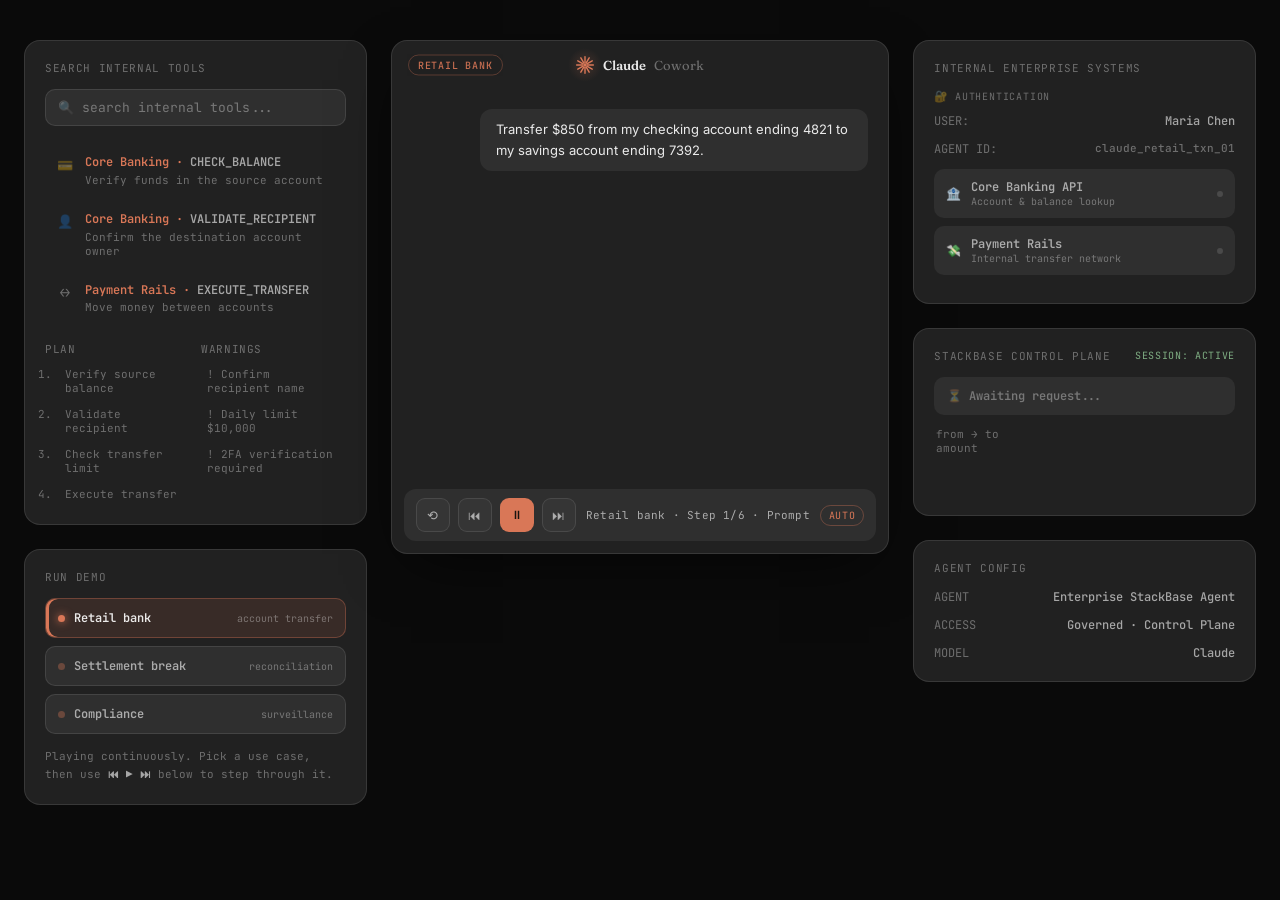
<file: sbclaude.html>
<!DOCTYPE html>
<!-- saved from url=(0056)file:///Users/jcooper/Downloads/stackbase_diagram_1.html -->
<html lang="en"><head><meta http-equiv="Content-Type" content="text/html; charset=UTF-8">

<title>StackBase Systems — Governed AI on Internal Systems</title>
<style>
  @import url('https://fonts.googleapis.com/css2?family=JetBrains+Mono:wght@400;500;600&family=Fraunces:opsz,wght@9..144,400;9..144,500;9..144,600&family=Inter:wght@400;500;600&display=swap');

  :root{
    --bg: #0a0a0a;
    --surface: rgb(33,33,33);
    --surface-2: rgb(47,47,47);
    --border: rgba(255,255,255,0.1);
    --text-dim: rgba(255,255,255,0.35);
    --text-mid: rgba(255,255,255,0.6);
    --text: rgba(255,255,255,0.9);
    --mono: 'JetBrains Mono', 'SF Mono', Consolas, monospace;
    --sans: 'Inter', sans-serif;
    --serif: 'Fraunces', Georgia, serif;
  }
  *{box-sizing:border-box;}
  body{
    margin:0; background:var(--bg); font-family:var(--mono); color:var(--text);
    padding:40px 24px; overflow-x:hidden;
  }
  .layout{
    display:grid; grid-template-columns: 1.1fr 1.6fr 1.1fr; gap:24px;
    max-width:1550px; margin:0 auto; align-items:start;
    --side-accent: #d97757;
    --side-accent-soft: rgba(217,119,87,0.12);
    --side-accent-border: rgba(217,119,87,0.35);
  }
  .col{ display:flex; flex-direction:column; gap:24px; }

  @keyframes riseIn{ from{ opacity:0; transform:translateY(14px); } to{ opacity:1; transform:translateY(0); } }
  .panel, .chat-panel{ animation: riseIn .6s ease both; }
  .col .panel:nth-child(1){ animation-delay:.05s; }
  .col .panel:nth-child(2){ animation-delay:.18s; }
  .col .panel:nth-child(3){ animation-delay:.3s; }
  .chat-panel{ animation-delay:.1s; }

  .panel{
    background:var(--surface); border:1px solid var(--border); border-radius:16px;
    padding:20px; transition:border-color .3s ease;
  }
  .panel:hover{ border-color:rgba(255,255,255,0.18); }
  .label{ font-size:11px; letter-spacing:0.06em; color:var(--text-dim); text-transform:uppercase; margin-bottom:14px; }

  .search-box{
    display:flex; align-items:center; gap:8px; background:var(--surface-2);
    border:1px solid var(--border); border-radius:10px; padding:9px 12px;
    color:var(--text-dim); font-size:13px; margin-bottom:18px; position:relative; overflow:hidden;
  }
  .search-box::after{
    content:''; position:absolute; top:0; left:-100%; width:60%; height:100%;
    background:linear-gradient(90deg, transparent, rgba(255,255,255,0.05), transparent);
    animation: sweep 4.5s ease-in-out infinite;
  }
  @keyframes sweep{ 0%{ left:-60%; } 50%{ left:120%; } 100%{ left:120%; } }

  .tool-item{
    display:flex; gap:10px; align-items:flex-start; padding:10px 10px; border-radius:8px;
    margin-bottom:4px; color:var(--text-dim); transition: background .25s ease, transform .25s ease; cursor:default;
  }
  .tool-item:hover{ background:rgba(255,255,255,0.04); transform: translateX(3px); }
  .tool-item.active{
    background:color-mix(in srgb, var(--side-accent) 10%, transparent);
    border:1px solid var(--side-accent-border);
    transform: translateX(4px); box-shadow: inset 3px 0 0 var(--side-accent);
  }
  .tool-item.done{ opacity:.45; transform:none; }
  .tool-item .icon{ width:20px; height:20px; flex:none; display:flex; align-items:center; justify-content:center; font-size:13px; margin-top:1px; }
  .tool-item .title{ font-size:12px; color:var(--text-mid); font-weight:600; transition: color .3s ease; line-height:1.4; }
  .tool-item .title .sys{ color:var(--side-accent); font-weight:600; }
  .tool-item.active .title{ color:var(--text); }
  .tool-item .sub{ font-size:11px; color:var(--text-dim); margin-top:2px; }

  .plan-warn{ display:grid; grid-template-columns:1fr 1fr; gap:12px; margin-top:18px; font-size:11px; color:var(--text-dim); }
  .plan-warn .heading{ font-size:11px; letter-spacing:.05em; color:var(--text-dim); margin-bottom:8px; }
  .plan-warn ol, .plan-warn ul{ margin:0; padding-left:14px; color:var(--text-dim); display:flex; flex-direction:column; gap:6px; list-style:none; padding-left:0; }
  .plan-warn ol li{
    padding:3px 6px; border-radius:4px; transition: background .3s ease, color .3s ease, transform .3s ease;
  }
  .plan-warn ol li.active{
    background:var(--side-accent-soft); color:var(--text-mid); transform: translateX(4px);
  }
  .plan-warn ul li{
    padding:3px 6px; border-radius:4px; transition: background .3s ease, color .3s ease;
  }
  .plan-warn ul li.active{
    background:rgba(217,119,87,0.14); color:var(--side-accent);
  }
  .plan-warn ol li.done{ color:var(--text-dim); opacity:.5; }

  /* Run demo selector */
  .uc-select{ display:flex; flex-direction:column; gap:8px; }
  .uc-chip{
    text-align:left; background:var(--surface-2); border:1px solid var(--border); color:var(--text-mid);
    font-family:var(--mono); font-size:12px; font-weight:600; padding:11px 12px; border-radius:10px; cursor:pointer;
    transition: all .2s ease; display:flex; align-items:center; gap:9px; width:100%;
  }
  .uc-chip:hover{ border-color:var(--side-accent-border); color:var(--text); transform:translateX(2px); }
  .uc-chip.sel{ background:var(--side-accent-soft); border-color:var(--side-accent-border); color:var(--text); box-shadow: inset 3px 0 0 var(--side-accent); }
  .uc-chip .dot{ width:7px; height:7px; border-radius:50%; background:var(--side-accent); opacity:.35; flex:none; transition:opacity .2s ease; }
  .uc-chip.sel .dot{ opacity:1; box-shadow:0 0 8px var(--side-accent); }
  .uc-chip .uc-sub{ color:var(--text-dim); font-weight:400; font-size:10px; margin-left:auto; }
  .demo-hint{ font-size:11px; color:var(--text-dim); margin-top:14px; line-height:1.6; }
  .demo-hint b{ color:var(--text-mid); font-weight:600; }

  /* ============ CENTER — CLAUDE CHAT, THREE USE CASES ============ */
  .chat-panel{
    --accent: #d97757;
    --accent-soft: rgba(217,119,87,0.18);
    --accent-glow: rgba(217,119,87,0.16);
    --accent-2: #e8a184;
    --send-fg: #191410;
    --chat-sans: var(--sans);
    --header-font: var(--serif);
    --compose-font: var(--mono);
    background:var(--surface);
    border:1px solid var(--border);
    border-radius:16px;
    padding:0;
    display:flex; flex-direction:column;
    overflow:hidden;
    position:relative;
    font-family:var(--chat-sans);
    box-shadow: 0 20px 60px -20px rgba(0,0,0,0.7);
    animation: riseIn .6s ease both, panelGlow 5s ease-in-out infinite;
    transition: box-shadow .5s ease;
  }
  @keyframes panelGlow{
    0%,100%{ box-shadow: 0 20px 60px -20px rgba(0,0,0,0.7), 0 0 40px -20px color-mix(in srgb, var(--accent) 5%, transparent); }
    50%{ box-shadow: 0 20px 60px -20px rgba(0,0,0,0.7), 0 0 60px -15px color-mix(in srgb, var(--accent) 16%, transparent); }
  }

  .chat-panel.theme-switch-out{ animation: slideOutLeft .45s ease forwards; }
  .chat-panel.theme-switch-in{ animation: slideInRight .45s ease forwards; }
  @keyframes slideOutLeft{ to{ opacity:0; transform:translateX(-28px); } }
  @keyframes slideInRight{ from{ opacity:0; transform:translateX(28px); } to{ opacity:1; transform:translateX(0); } }

  .chat-header{
    display:flex; align-items:center; justify-content:center; gap:8px;
    padding:14px 20px; font-size:13px; font-family:var(--header-font); position:relative;
  }
  .mark-wrap{ position:relative; width:20px; height:20px; display:flex; align-items:center; justify-content:center; }
  .mark-wrap::before{
    content:''; position:absolute; inset:-7px; border-radius:50%;
    background: radial-gradient(circle, var(--accent-soft), transparent 70%);
    animation: breathe 2.6s ease-in-out infinite;
  }
  .mark-wrap.thinking::before{ animation: breathe 0.9s ease-in-out infinite; }
  .mark-claude{ color:var(--accent); width:20px; height:20px; position:relative; z-index:1; animation: spin 14s linear infinite; }
  .mark-wrap.thinking .mark-claude{ animation: spin 2.4s linear infinite; }
  @keyframes breathe{ 0%,100%{ transform:scale(0.85); opacity:.5; } 50%{ transform:scale(1.25); opacity:1; } }
  @keyframes spin{ from{ transform:rotate(0deg); } to{ transform:rotate(360deg); } }
  .chat-header b{ font-weight:600; color:var(--text); }
  .chat-header span.light{ color:var(--text-dim); font-weight:400; }

  .theme-badge{
    position:absolute; left:16px; top:50%; transform:translateY(-50%);
    font-size:10px; letter-spacing:.08em; text-transform:uppercase; color:var(--accent);
    font-family:var(--mono); opacity:.9; font-weight:500;
    border:1px solid var(--side-accent-border); border-radius:20px; padding:3px 9px;
  }

  .msg-scroll{
    display:flex; flex-direction:column; gap:14px; height:400px; overflow-y:auto;
    padding:20px 20px 12px 20px; scrollbar-width:none;
  }
  .msg-scroll::-webkit-scrollbar{ display:none; }

  .user-msg-row{ display:flex; justify-content:flex-end; }
  .user-msg{
    max-width:85%; background:var(--surface-2); color:var(--text); padding:10px 16px;
    font-family:var(--chat-sans); font-size:13px; line-height:1.6; border-radius:12px;
    opacity:0; transform: translateY(10px) scale(.94);
    animation: bubbleIn .5s cubic-bezier(.34,1.56,.64,1) forwards;
  }
  @keyframes bubbleIn{ to{ opacity:1; transform:translateY(0) scale(1); } }

  .thinking-row{
    display:inline-flex; gap:4px; align-items:center; padding:2px 0;
    opacity:0; animation: riseIn .4s ease forwards;
  }
  .thinking-row span{ width:5px; height:5px; border-radius:50%; background:var(--text-dim); animation: bounce 1.2s ease-in-out infinite; }
  .thinking-row span:nth-child(2){ animation-delay:.15s; }
  .thinking-row span:nth-child(3){ animation-delay:.3s; }
  @keyframes bounce{ 0%,60%,100%{ transform:translateY(0); opacity:.4; } 30%{ transform:translateY(-4px); opacity:1; } }

  .step{ opacity:0; animation: riseIn .45s ease forwards; }
  .step.settled{ opacity:.35 !important; transition:opacity .5s ease; }

  .sys-label{ display:inline-flex; align-items:center; gap:5px; font-size:12px; line-height:1; letter-spacing:.03em; color:var(--text-dim); }
  .sys-label .txt{ font-weight:500; text-transform:uppercase; font-family:var(--mono); }
  .sys-label.shimmer .txt{
    background-image: linear-gradient(90deg, rgba(255,255,255,0.3) 0%, rgba(255,255,255,0.7) 40%,
      var(--accent) 50%, rgba(255,255,255,0.7) 60%, rgba(255,255,255,0.3) 100%);
    background-size:200% 100%; -webkit-background-clip:text; background-clip:text; color:transparent;
    animation: shimmer-text 1.6s ease-in-out infinite;
  }
  @keyframes shimmer-text{ 0%{ background-position: 200% 0; } 100%{ background-position: -200% 0; } }
  .deco-icon{ width:12px; height:12px; flex:none; }

  .progress-track{ height:2px; width:100%; background:rgba(255,255,255,0.08); border-radius:2px; overflow:hidden; margin-top:6px; }
  .progress-fill{ height:100%; width:0%; background:linear-gradient(90deg, var(--accent), var(--accent-2)); border-radius:2px; transition:width 1.4s cubic-bezier(.2,.7,.3,1); }

  .sys-text{ font-size:13px; line-height:1.65; color:var(--text-mid); opacity:0; animation: riseIn .45s ease forwards; }
  .sys-text .count{ color:var(--accent); font-weight:600; font-family:var(--mono); }
  .sys-text.strong{ color:var(--text); font-weight:500; font-size:14px; font-family:var(--chat-sans); }

  .twofa-step{
    display:flex; align-items:center; gap:10px; padding:10px 12px;
    background:var(--surface-2); border-radius:10px; border:1px solid rgba(255,255,255,0.06);
    opacity:0; animation: riseIn .45s ease forwards;
  }
  .twofa-step .lock{ font-size:16px; line-height:1; }
  .twofa-step .twofa-body{ flex:1; }
  .twofa-step .twofa-title{ font-size:12px; font-weight:600; color:var(--text); font-family:var(--chat-sans); }
  .twofa-step .twofa-sub{ font-size:11px; color:var(--text-dim); margin-top:2px; }
  .twofa-dots{ display:flex; gap:5px; }
  .twofa-dots span{
    width:8px; height:8px; border-radius:50%; border:1.5px solid var(--accent);
    animation: twofaFill .55s ease forwards;
  }
  .twofa-dots span:nth-child(1){ animation-delay:.25s; }
  .twofa-dots span:nth-child(2){ animation-delay:.55s; }
  .twofa-dots span:nth-child(3){ animation-delay:.85s; }
  .twofa-dots span:nth-child(4){ animation-delay:1.15s; }
  .twofa-dots span:nth-child(5){ animation-delay:1.45s; }
  .twofa-dots span:nth-child(6){ animation-delay:1.75s; }
  @keyframes twofaFill{ to{ background:var(--accent); } }

  .receipt-card{
    background:var(--surface-2); border:1px solid var(--border); border-radius:12px;
    padding:14px 16px; font-size:12px; opacity:0; animation: riseIn .55s ease forwards;
    border-left:3px solid var(--accent); max-width:92%;
  }
  .receipt-card .rc-head{ display:flex; justify-content:space-between; align-items:flex-start; margin-bottom:10px; }
  .receipt-card .rc-title{ font-weight:600; color:var(--text); font-family:var(--chat-sans); font-size:13px; }
  .receipt-card .rc-ref{ font-family:var(--mono); color:var(--accent); font-size:10px; letter-spacing:.04em; margin-top:3px; }
  .receipt-card .rc-date{ font-size:10px; color:var(--text-dim); text-align:right; font-family:var(--mono); }
  .receipt-card .rc-row{ display:flex; justify-content:space-between; color:var(--text-dim); margin-top:7px; gap:12px; }
  .receipt-card .rc-row b{ color:var(--text-mid); font-weight:500; text-align:right; }
  .receipt-card .rc-divider{ height:1px; background:var(--border); margin:11px 0; }
  .receipt-card .rc-total{ display:flex; justify-content:space-between; font-weight:600; color:var(--text); font-family:var(--chat-sans); font-size:13px; }
  .receipt-card .rc-foot{ margin-top:10px; font-size:10px; color:#7fae83; display:flex; align-items:center; gap:5px; }
  .type-cursor{
    display:inline-block; width:2px; height:1em; background:var(--accent);
    vertical-align:text-bottom; margin-left:1px; animation: blink 0.9s step-end infinite;
  }
  @keyframes blink{ 50%{ opacity:0; } }

  /* transport controls */
  .reply-shell{ padding:0 12px 12px 12px; }
  .transport{
    background:var(--surface-2); border-radius:12px; padding:9px 12px;
    display:flex; align-items:center; gap:8px;
  }
  .t-btn{
    width:34px; height:34px; border-radius:9px; border:1px solid var(--border); background:rgba(255,255,255,0.03);
    color:var(--text-mid); display:flex; align-items:center; justify-content:center; cursor:pointer;
    font-size:13px; line-height:1; transition: all .18s ease; flex:none;
  }
  .t-btn:hover{ color:var(--text); border-color:var(--side-accent-border); background:var(--side-accent-soft); }
  .t-btn:active{ transform:scale(0.9); }
  .t-btn.play{ background:var(--accent); color:var(--send-fg); border-color:transparent; font-size:12px; }
  .t-btn.play:hover{ background:var(--accent); color:var(--send-fg); }
  .t-label{ flex:1; font-family:var(--mono); font-size:11px; color:var(--text-mid); letter-spacing:.02em; text-align:right; padding-right:2px; }
  .t-mode{
    font-family:var(--mono); font-size:10px; padding:3px 8px; border-radius:20px;
    border:1px solid var(--side-accent-border); color:var(--accent); letter-spacing:.06em; flex:none;
  }

  /* right column */
  .kv-row{ display:flex; justify-content:space-between; font-size:12px; color:var(--text-dim); margin-bottom:12px; }
  .kv-row b{ color:var(--text-mid); font-weight:500; }
  .auth-label{
    font-size:10px; letter-spacing:.08em; color:var(--text-dim); text-transform:uppercase;
    margin:0 0 10px; display:flex; align-items:center; gap:6px;
  }
  .auth-label .lk{ font-size:11px; }
  .agent-id{ font-family:var(--mono); color:var(--accent) !important; font-size:11px; }
  .connection-item{
    display:flex; align-items:center; justify-content:space-between; background:var(--surface-2);
    border-radius:10px; padding:10px 12px; margin-bottom:8px; font-size:12px; transition: background .2s ease;
  }
  .connection-item:hover{ background:rgba(255,255,255,0.06); }
  .connection-item .left{ display:flex; align-items:center; gap:10px; }
  .connection-item .name{ color:var(--text-mid); font-weight:600; }
  .connection-item .sub{ font-size:10px; color:var(--text-dim); }
  .connection-item .status{ display:flex; align-items:center; gap:5px; }
  .connection-item .status .led{ width:6px; height:6px; border-radius:50%; background:#4a4a4a; }
  .connection-item.active .status .led{ background:#7fd396; box-shadow:0 0 0 0 rgba(127,211,150,.5); animation: ping2 2s ease-out infinite; }
  .connection-item.busy{ background:rgba(127,211,150,0.08); border:1px solid rgba(127,211,150,0.2); }
  .connection-item.busy .status .led{ background:#7fd396; animation: ping2 1s ease-out infinite; }
  .connection-item.idle .status .led{ background:#4a4a4a; animation:none; box-shadow:none; }
  @keyframes ping2{ 0%{ box-shadow:0 0 0 0 rgba(127,211,150,.45); } 70%{ box-shadow:0 0 0 5px rgba(127,211,150,0); } 100%{ box-shadow:0 0 0 0 rgba(127,211,150,0); } }

  .exec-box{
    background:var(--surface-2); border-radius:10px; padding:10px 12px; display:flex; align-items:center; gap:8px;
    font-size:12px; color:var(--text-dim); margin-bottom:12px; font-weight:600;
    transition: color .3s ease, border-color .3s ease, background .3s ease;
    border:1px solid transparent; min-height:38px;
  }
  .exec-box.running{ color:var(--text-mid); border-color:rgba(255,255,255,0.08); animation: execPulse 1.4s ease-in-out infinite; }
  .exec-box.done{ color:var(--text-mid); border-color:rgba(127,211,150,0.25); background:rgba(127,211,150,0.06); }
  @keyframes execPulse{ 0%,100%{ opacity:.85; } 50%{ opacity:1; } }
  .session-tag{ font-size:10px; color:var(--text-dim); transition: color .3s ease; }
  .session-tag.live{ color:#7fae83; }
  .db-info{ font-size:11px; color:var(--text-dim); display:flex; justify-content:space-between; padding:0 2px; }
  .db-info .col2{ text-align:right; color:var(--text-mid); }
  .db-info .col2 div{ opacity:0; transform:translateY(4px); transition: opacity .4s ease, transform .4s ease; }
  .db-info .col2.reveal div{ opacity:1; transform:translateY(0); }
  .status-line{
    font-size:11px; color:#7fae83; margin-top:12px; display:flex; align-items:center; gap:6px;
    opacity:0; transform:translateY(6px); transition: opacity .5s ease, transform .5s ease;
  }
  .status-line.show{ opacity:1; transform:translateY(0); }
  .status-line .check{ animation: pop .4s ease .1s both; }
  .agent-val{ transition: color .3s ease; }
  @keyframes pop{ 0%{ transform:scale(0); } 70%{ transform:scale(1.3); } 100%{ transform:scale(1); } }
</style>
</head>
<body>

<div class="layout">

  <!-- LEFT COLUMN -->
  <div class="col">
    <div class="panel">
      <div class="label" id="searchLabel">Search internal tools</div>
      <div class="search-box">🔍 <span id="searchText">search internal tools...</span></div>
      <div id="toolList">
    <div class="tool-item" id="tool0"><div class="icon">💳</div><div><div class="title"><span class="sys">Core Banking ·</span> CHECK_BALANCE</div><div class="sub">Verify funds in the source account</div></div></div>
    <div class="tool-item" id="tool1"><div class="icon">👤</div><div><div class="title"><span class="sys">Core Banking ·</span> VALIDATE_RECIPIENT</div><div class="sub">Confirm the destination account owner</div></div></div>
    <div class="tool-item" id="tool2"><div class="icon">↔️</div><div><div class="title"><span class="sys">Payment Rails ·</span> EXECUTE_TRANSFER</div><div class="sub">Move money between accounts</div></div></div></div>
      <div class="plan-warn">
        <div>
          <div class="heading">PLAN</div>
          <ol id="planList" style="list-style:decimal; padding-left:14px;"><li id="plan0">Verify source balance</li><li id="plan1">Validate recipient</li><li id="plan2">Check transfer limit</li><li id="plan3">Execute transfer</li></ol>
        </div>
        <div>
          <div class="heading">WARNINGS</div>
          <ul id="warnList"><li id="warn0">! Confirm recipient name</li><li id="warn1">! Daily limit $10,000</li><li id="warn2">! 2FA verification required</li></ul>
        </div>
      </div>
    </div>
    <div class="panel">
      <div class="label">Run Demo</div>
      <div class="uc-select" id="ucSelect">
        <button class="uc-chip sel" data-uc="0"><span class="dot"></span>Retail bank<span class="uc-sub">account transfer</span></button>
        <button class="uc-chip" data-uc="1"><span class="dot"></span>Settlement break<span class="uc-sub">reconciliation</span></button>
        <button class="uc-chip" data-uc="2"><span class="dot"></span>Compliance<span class="uc-sub">surveillance</span></button>
      </div>
      <div class="demo-hint">Playing continuously. Pick a use case, then use <b>⏮ ▶ ⏭</b> below to step through it.</div>
    </div>
  </div>

  <!-- CENTER — Claude, three use cases -->
  <div class="chat-panel" id="chatPanel" data-theme="claude">
    <div class="chat-header">
      <span class="theme-badge" id="themeBadge">RETAIL BANK</span>
      <span class="mark-wrap" id="markWrap">
        <svg class="mark-claude" id="markClaude" viewBox="0 0 24 24" fill="none" aria-hidden="true">
          <g stroke="currentColor" stroke-width="1.7" stroke-linecap="round">
            <line x1="14.6" y1="12" x2="22" y2="12"></line>
            <line x1="14.25" y1="13.3" x2="20.66" y2="17"></line>
            <line x1="13.3" y1="14.25" x2="17" y2="20.66"></line>
            <line x1="12" y1="14.6" x2="12" y2="22"></line>
            <line x1="10.7" y1="14.25" x2="7" y2="20.66"></line>
            <line x1="9.75" y1="13.3" x2="3.34" y2="17"></line>
            <line x1="9.4" y1="12" x2="2" y2="12"></line>
            <line x1="9.75" y1="10.7" x2="3.34" y2="7"></line>
            <line x1="10.7" y1="9.75" x2="7" y2="3.34"></line>
            <line x1="12" y1="9.4" x2="12" y2="2"></line>
            <line x1="13.3" y1="9.75" x2="17" y2="3.34"></line>
            <line x1="14.25" y1="10.7" x2="20.66" y2="7"></line>
          </g>
          <circle cx="12" cy="12" r="1.7" fill="currentColor"></circle>
        </svg>
      </span>
      <b id="headerTitle">Claude</b><span class="light" id="headerSub"> Cowork</span>
    </div>

    <div class="msg-scroll" id="msgScroll"><div class="user-msg-row"><div class="user-msg">Transfer $850 from my checking account ending 4821 to my savings account ending 7392.</div></div></div>

    <div class="reply-shell">
      <div class="transport">
        <button class="t-btn" id="tRestart" title="Restart this use case">⟲</button>
        <button class="t-btn" id="tPrev" title="Previous step">⏮</button>
        <button class="t-btn play" id="tPlay" title="Play">▶</button>
        <button class="t-btn" id="tNext" title="Next step">⏭</button>
        <span class="t-label" id="tLabel">Retail bank · Step 1/6 · Prompt</span>
        <span class="t-mode" id="tMode">MANUAL</span>
      </div>
    </div>
  </div>

  <!-- RIGHT COLUMN -->
  <div class="col">
    <div class="panel">
      <div class="label">Internal Enterprise Systems</div>
      <div class="auth-label"><span class="lk">🔐</span> Authentication</div>
      <div class="kv-row"><span id="partyLabel">USER:</span><b id="partyName">Maria Chen</b></div>
      <div class="kv-row"><span>AGENT ID:</span><b class="agent-id" id="agentId">claude_retail_txn_01</b></div>
      <div id="connList">
    <div class="connection-item idle" id="conn0"><div class="left">🏦<div><div class="name">Core Banking API</div><div class="sub">Account &amp; balance lookup</div></div></div><div class="status"><span class="led"></span></div></div>
    <div class="connection-item idle" id="conn1"><div class="left">💸<div><div class="name">Payment Rails</div><div class="sub">Internal transfer network</div></div></div><div class="status"><span class="led"></span></div></div></div>
    </div>
    <div class="panel">
      <div class="label" style="display:flex;justify-content:space-between;"><span>Stackbase Control Plane</span><span class="session-tag live" id="sessionTag">SESSION: active</span></div>
      <div class="exec-box" id="execBox">⏳ Awaiting request...</div>
      <div class="db-info">
        <div><div id="dbLabel0">from → to</div><div id="dbLabel1">amount</div></div>
        <div class="col2" id="dbCol2"><div id="transferRoute">—</div><div id="transferAmount">—</div></div>
      </div>
      <div class="status-line" id="statusLine"><span class="check">✓</span> <span id="statusText">200 OK · transfer confirmed · receipt sent</span></div>
    </div>
    <div class="panel">
      <div class="label">Agent config</div>
      <div class="kv-row"><span>AGENT</span><b>Enterprise StackBase Agent</b></div>
      <div class="kv-row"><span>ACCESS</span><b class="agent-val">Governed · Control Plane</b></div>
      <div class="kv-row" style="margin-bottom:0;"><span>MODEL</span><b class="agent-val">Claude</b></div>
    </div>
  </div>

</div>

<script>
const deco = `<svg class="deco-icon" viewBox="0 0 24 24" fill="none"><path d="M16.99 12H17" stroke="currentColor" stroke-width="2" stroke-linecap="square"/><path d="M14.99 10H15" stroke="currentColor" stroke-width="2" stroke-linecap="square"/><path d="M14.99 14H15" stroke="currentColor" stroke-width="2" stroke-linecap="square"/><path d="M12.99 16H13" stroke="currentColor" stroke-width="2" stroke-linecap="square"/><path d="M12.99 8H13" stroke="currentColor" stroke-width="2" stroke-linecap="square"/><path d="M10.99 6H11" stroke="currentColor" stroke-width="2" stroke-linecap="square"/><path d="M10.99 18H11" stroke="currentColor" stroke-width="2" stroke-linecap="square"/><path d="M8.99 20H9" stroke="currentColor" stroke-width="2" stroke-linecap="square"/><path d="M8.99 4H9" stroke="currentColor" stroke-width="2" stroke-linecap="square"/></svg>`;

function stamp(){
  const now = new Date();
  const dateStr = now.toLocaleDateString('en-US', { month:'short', day:'numeric', year:'numeric' });
  const timeStr = now.toLocaleTimeString('en-US', { hour:'2-digit', minute:'2-digit' });
  return { dateStr, timeStr };
}

function transferReceipt(){
  const { dateStr, timeStr } = stamp();
  return `<div class="receipt-card">
    <div class="rc-head"><div><div class="rc-title">Transfer Receipt</div><div class="rc-ref">TXN-8K4M2P</div></div><div class="rc-date">${dateStr}<br>${timeStr}</div></div>
    <div class="rc-row"><span>User</span><b>Maria Chen</b></div>
    <div class="rc-row"><span>From</span><b>Checking ·4821</b></div>
    <div class="rc-row"><span>To</span><b>Savings ·7392</b></div>
    <div class="rc-divider"></div>
    <div class="rc-total"><span>Amount transferred</span><span>$850.00</span></div>
    <div class="rc-foot"><span>✓</span> Audit trail logged to Stackbase Console</div>
  </div>`;
}

function settlementReceipt(){
  const { dateStr, timeStr } = stamp();
  return `<div class="receipt-card">
    <div class="rc-head"><div><div class="rc-title">Break Resolution</div><div class="rc-ref">BRK-4471</div></div><div class="rc-date">${dateStr}<br>${timeStr}</div></div>
    <div class="rc-row"><span>Trade</span><b>EUR 2.0M bond</b></div>
    <div class="rc-row"><span>Value date</span><b>Today</b></div>
    <div class="rc-row"><span>Root cause</span><b>SSI mismatch</b></div>
    <div class="rc-row"><span>Action</span><b>SSI corrected · reposted</b></div>
    <div class="rc-divider"></div>
    <div class="rc-total"><span>Status</span><span>Resolved</span></div>
    <div class="rc-foot"><span>✓</span> Audit trail logged to Stackbase Console</div>
  </div>`;
}

function complianceReceipt(){
  const { dateStr, timeStr } = stamp();
  return `<div class="receipt-card">
    <div class="rc-head"><div><div class="rc-title">Compliance Evidence</div><div class="rc-ref">ALT-2093</div></div><div class="rc-date">${dateStr}<br>${timeStr}</div></div>
    <div class="rc-row"><span>Desk</span><b>Equities · Cash</b></div>
    <div class="rc-row"><span>Alert type</span><b>Spoofing (auto-flag)</b></div>
    <div class="rc-row"><span>Finding</span><b>No breach · within policy</b></div>
    <div class="rc-row"><span>Evidence</span><b>3 systems · immutable trail</b></div>
    <div class="rc-divider"></div>
    <div class="rc-total"><span>Status</span><span>Cleared</span></div>
    <div class="rc-foot"><span>✓</span> Audit trail logged to Stackbase Console</div>
  </div>`;
}

const SCENARIOS = [
  {
    key:'retail', name:'Retail bank', badge:'RETAIL BANK',
    prompt: "Transfer $850 from my checking account ending 4821 to my savings account ending 7392.",
    answer: "Balance confirmed on Core Banking (checking ·4821, $4,220.50 available). $850.00 transferred to savings ·7392 through Payment Rails. Reference TXN-8K4M2P — receipt sent to Maria Chen. Audit trail logged to the Stackbase Console.",
    partyLabel:'USER:', user:'Maria Chen', agentId:'claude_retail_txn_01',
    tools: [
      { icon:'💳', system:'Core Banking', tool:'CHECK_BALANCE', sub:'Verify funds in the source account', conn:0 },
      { icon:'👤', system:'Core Banking', tool:'VALIDATE_RECIPIENT', sub:'Confirm the destination account owner', conn:0 },
      { icon:'↔️', system:'Payment Rails', tool:'EXECUTE_TRANSFER', sub:'Move money between accounts', conn:1 },
    ],
    plan: ['Verify source balance', 'Validate recipient', 'Check transfer limit', 'Execute transfer'],
    warnings: ['Confirm recipient name', 'Daily limit $10,000', '2FA verification required'],
    approvalWarn: 2,
    connections: [
      { emoji:'🏦', name:'Core Banking API', sub:'Account & balance lookup' },
      { emoji:'💸', name:'Payment Rails', sub:'Internal transfer network' },
    ],
    midDone: '✓ Daily limit check passed ($850 of $10,000)',
    count: { target: 8, text: n => `Verified the transfer on Core Banking — <span class="count" id="mc">${n}</span> account fields checked, with zero direct code changes.` },
    approval: { exec:'🔐 Core Banking · VERIFY_2FA', title:'Verifying 2FA', sub:"Confirming push approval on Maria Chen's device…", done:'2FA approved · device verified' },
    dbLabels: ['from → to', 'amount'], route: '·4821 → ·7392', amount: '$850.00 USD',
    status: '200 OK · transfer confirmed · receipt sent',
    receipt: transferReceipt,
  },
  {
    key:'settlement', name:'Settlement break', badge:'SETTLEMENT BREAK',
    prompt: "Investigate and fix settlement break BRK-4471 — the EUR 2.0M bond trade failing settlement today.",
    answer: "Break BRK-4471 traced on the Settlement System (EUR 2.0M bond, value date today). Recon Engine confirmed an SSI mismatch — corrected to the custodian on file. Repost released through the Payment Engine. Break resolved — audit trail logged to the Stackbase Console.",
    partyLabel:'USER:', user:'Settlements Ops', agentId:'claude_settle_break_01',
    tools: [
      { icon:'🔎', system:'Settlement System', tool:'FIND_TRADE', sub:'Locate the failing settlement', conn:0 },
      { icon:'📋', system:'Recon Engine', tool:'VERIFY_SSI', sub:'Check standing settlement instructions', conn:1 },
      { icon:'♻️', system:'Payment Engine', tool:'REPOST', sub:'Re-book and release the payment', conn:2 },
    ],
    plan: ['Find the failing trade', 'Verify the SSI', 'Trace the cash', 'Repost & resolve'],
    warnings: ['Value date is today', 'SSI must match custodian', 'Maker-checker approval required'],
    approvalWarn: 2,
    connections: [
      { emoji:'🏛️', name:'Settlement System', sub:'Failing trades & breaks' },
      { emoji:'📋', name:'Recon Engine', sub:'SSI & cash reconciliation' },
      { emoji:'💸', name:'Payment Engine', sub:'Re-book & release payment' },
    ],
    midDone: '✓ SSI mismatch confirmed on Recon Engine',
    count: { target: 6, text: n => `Traced the break across internal systems — <span class="count" id="mc">${n}</span> settlement fields reconciled, with zero direct code changes.` },
    approval: { exec:'🔒 Control Plane · MAKER-CHECKER', title:'Maker-checker approval', sub:'Awaiting approver sign-off before repost…', done:'Approved · maker-checker cleared' },
    dbLabels: ['break ref', 'value'], route: 'BRK-4471', amount: 'EUR 2.0M',
    status: '200 OK · break resolved · audit trail logged',
    receipt: settlementReceipt,
  },
  {
    key:'compliance', name:'Compliance', badge:'COMPLIANCE',
    prompt: "Review surveillance alert ALT-2093 on the equities desk — a potential spoofing flag from this morning.",
    answer: "Alert ALT-2093 reconstructed on the Surveillance System (equities desk, spoofing auto-flag). Orders and market context rebuilt as-of alert time through OMS / Market Data — the cancels fall within policy. Evidence filed to Case Management with an immutable audit trail. Finding: no breach — regulator-ready evidence attached.",
    partyLabel:'USER:', user:'Compliance Ops', agentId:'claude_trade_surv_01',
    tools: [
      { icon:'🚩', system:'Surveillance System', tool:'FIND_ALERTS', sub:'Pull the flagged orders', conn:0 },
      { icon:'📈', system:'OMS / Market Data', tool:'GET_CONTEXT', sub:'Rebuild order & market context', conn:1 },
      { icon:'🗂️', system:'Case Management', tool:'FILE_EVIDENCE', sub:'Write up verified evidence', conn:2 },
    ],
    plan: ['Pull flagged orders', 'Rebuild market context', 'Confirm the desk', 'File evidence'],
    warnings: ['Mostly false positives', 'Market data as-of alert time', 'Compliance sign-off required'],
    approvalWarn: 2,
    connections: [
      { emoji:'🚩', name:'Surveillance System', sub:'Alerts & signals' },
      { emoji:'📈', name:'OMS / Market Data', sub:'Orders & market context' },
      { emoji:'🗂️', name:'Case Management', sub:'Case notes & audit' },
    ],
    midDone: '✓ Market context matched as-of alert time',
    count: { target: 12, text: n => `Reconstructed the alert across internal systems — <span class="count" id="mc">${n}</span> order & market fields verified, with zero direct code changes.` },
    approval: { exec:'🔒 Control Plane · COMPLIANCE-SIGNOFF', title:'Compliance sign-off', sub:'Awaiting compliance officer approval…', done:'Approved · compliance signed off' },
    dbLabels: ['alert ref', 'outcome'], route: 'ALT-2093', amount: 'Cleared · no breach',
    status: '200 OK · evidence filed · audit trail logged',
    receipt: complianceReceipt,
  },
];

// shared framework step labels (deck-aligned governed access)
const STEP_LABELS = {
  authorize: 'Governed access · identity + entitlements',
  verify: 'Verification · matches real system',
  execute: 'Stackbase Control Plane · executing',
};
const BEATS = 6;
const BEAT_TITLES = ['Prompt', 'Authorize', 'Verify', 'Approve', 'Execute', 'Resolve'];

const delay = ms => new Promise(r => setTimeout(r, ms));

// static refs
const chatPanel = document.getElementById('chatPanel');
const msgScroll = document.getElementById('msgScroll');
const markWrap = document.getElementById('markWrap');
const themeBadge = document.getElementById('themeBadge');
const searchText = document.getElementById('searchText');
const toolList = document.getElementById('toolList');
const planList = document.getElementById('planList');
const warnList = document.getElementById('warnList');
const partyLabelEl = document.getElementById('partyLabel');
const partyNameEl = document.getElementById('partyName');
const agentIdEl = document.getElementById('agentId');
const connList = document.getElementById('connList');
const execBox = document.getElementById('execBox');
const sessionTag = document.getElementById('sessionTag');
const dbCol2 = document.getElementById('dbCol2');
const dbLabel0 = document.getElementById('dbLabel0');
const dbLabel1 = document.getElementById('dbLabel1');
const transferRoute = document.getElementById('transferRoute');
const transferAmount = document.getElementById('transferAmount');
const statusLine = document.getElementById('statusLine');
const statusText = document.getElementById('statusText');
const tPlay = document.getElementById('tPlay');
const tPrev = document.getElementById('tPrev');
const tNext = document.getElementById('tNext');
const tRestart = document.getElementById('tRestart');
const tLabel = document.getElementById('tLabel');
const tMode = document.getElementById('tMode');
const ucChips = Array.from(document.querySelectorAll('.uc-chip'));

// dynamic refs (rebuilt per use case)
let toolEls = [], planEls = [], connEls = [], approvalWarnEl = null;

// playback state
let uc = 0;         // use case index
let step = -1;      // current beat (-1 = initialized, no beats applied)
let playing = true;
let driveToken = 0; // cancels a running auto-drive

function scrollDown(){ msgScroll.scrollTop = msgScroll.scrollHeight; }

function renderScenario(cfg){
  searchText.textContent = 'search internal tools...';
  toolList.innerHTML = cfg.tools.map((t,i)=>`
    <div class="tool-item" id="tool${i}"><div class="icon">${t.icon}</div><div><div class="title"><span class="sys">${t.system} ·</span> ${t.tool}</div><div class="sub">${t.sub}</div></div></div>`).join('');
  planList.innerHTML = cfg.plan.map((p,i)=>`<li id="plan${i}">${p}</li>`).join('');
  warnList.innerHTML = cfg.warnings.map((w,i)=>`<li id="warn${i}">! ${w}</li>`).join('');

  partyLabelEl.textContent = cfg.partyLabel;
  partyNameEl.textContent = cfg.user;
  agentIdEl.textContent = cfg.agentId;
  connList.innerHTML = cfg.connections.map((c,i)=>`
    <div class="connection-item idle" id="conn${i}"><div class="left">${c.emoji}<div><div class="name">${c.name}</div><div class="sub">${c.sub}</div></div></div><div class="status"><span class="led"></span></div></div>`).join('');
  dbLabel0.textContent = cfg.dbLabels[0];
  dbLabel1.textContent = cfg.dbLabels[1];
  themeBadge.textContent = cfg.badge;

  toolEls = cfg.tools.map((_,i)=>document.getElementById('tool'+i));
  planEls = cfg.plan.map((_,i)=>document.getElementById('plan'+i));
  connEls = cfg.connections.map((_,i)=>document.getElementById('conn'+i));
  approvalWarnEl = document.getElementById('warn'+cfg.approvalWarn);
}

function resetLeftPanel(){
  toolEls.forEach(t => t && t.classList.remove('active','done'));
  planEls.forEach(p => p && p.classList.remove('active','done'));
  if(approvalWarnEl) approvalWarnEl.classList.remove('active');
}
function resetRightPanel(){
  connEls.forEach(c => { if(c) c.className = 'connection-item idle'; });
  execBox.className = 'exec-box';
  execBox.textContent = '⏳ Awaiting request...';
  sessionTag.textContent = 'SESSION: idle';
  sessionTag.classList.remove('live');
  dbCol2.classList.remove('reveal');
  transferRoute.textContent = '—';
  transferAmount.textContent = '—';
  statusLine.classList.remove('show');
}
function highlightLeft({ tool, plan, markDone }){
  if(markDone){
    if(markDone.tool !== undefined){ toolEls[markDone.tool].classList.remove('active'); toolEls[markDone.tool].classList.add('done'); }
    if(markDone.plan !== undefined){ planEls[markDone.plan].classList.remove('active'); planEls[markDone.plan].classList.add('done'); }
  }
  if(tool !== undefined){ toolEls[tool].classList.add('active'); }
  if(plan !== undefined){ planEls[plan].classList.add('active'); }
}
function lightConn(i){
  const el = connEls[i];
  if(!el) return;
  el.classList.remove('idle');
  el.classList.add('busy','active');
}

async function typeInto(el, text, speed){
  el.innerHTML = '';
  const span = document.createElement('span');
  const cursor = document.createElement('span');
  cursor.className = 'type-cursor';
  el.appendChild(span); el.appendChild(cursor);
  for(let i=0;i<text.length;i++){ span.textContent += text[i]; await delay(speed + Math.random()*24); }
}
function addNode(html){
  const wrap = document.createElement('div');
  wrap.innerHTML = html;
  const node = wrap.firstElementChild;
  msgScroll.appendChild(node);
  scrollDown();
  return node;
}
function execText(cfg, i){ const t = cfg.tools[i]; return `${t.icon} ${t.system} · ${t.tool}`; }
function addStep(labelTxt, withProgress){
  const prog = withProgress ? `<div class="progress-track"><div class="progress-fill"></div></div>` : '';
  return addNode(`<div class="step"><div class="sys-label shimmer"><span class="txt">${labelTxt}</span>${deco}</div>${prog}</div>`);
}
function settle(node){ node.querySelector('.sys-label').classList.remove('shimmer'); node.classList.add('settled'); }

function initUseCase(cfg){
  renderScenario(cfg);
  resetLeftPanel();
  resetRightPanel();
  msgScroll.innerHTML = '';
  markWrap.classList.remove('thinking');
}

// Apply a single beat. `animate` = rich async version; otherwise instant end-state.
async function applyBeat(cfg, k, animate){
  switch(k){
    case 0: { // Prompt
      markWrap.classList.remove('thinking');
      addNode(`<div class="user-msg-row"><div class="user-msg">${cfg.prompt}</div></div>`);
      sessionTag.textContent = 'SESSION: active';
      sessionTag.classList.add('live');
      if(animate){
        markWrap.classList.add('thinking');
        const th = addNode(`<div class="thinking-row"><span></span><span></span><span></span></div>`);
        await delay(1300);
        th.remove();
        markWrap.classList.remove('thinking');
      }
      break;
    }
    case 1: { // Authorize (tool 0)
      markWrap.classList.add('thinking');
      highlightLeft({ tool:0, plan:0 });
      lightConn(cfg.tools[0].conn);
      execBox.textContent = execText(cfg, 0);
      execBox.className = 'exec-box running';
      const s = addStep(STEP_LABELS.authorize);
      if(animate) await delay(1300);
      settle(s);
      break;
    }
    case 2: { // Verify (tool 1) + summary count
      markWrap.classList.add('thinking');
      highlightLeft({ markDone:{ tool:0, plan:0 }, tool:1, plan:1 });
      const s = addStep(STEP_LABELS.verify, true);
      const pf = s.querySelector('.progress-fill');
      execBox.textContent = execText(cfg, 1) + ' · sandbox';
      execBox.className = 'exec-box running';
      lightConn(cfg.tools[1].conn);
      if(animate){ await delay(90); pf.style.width = '100%'; await delay(1700); }
      else { pf.style.transition = 'none'; pf.style.width = '100%'; }
      settle(s);
      highlightLeft({ markDone:{ tool:1, plan:1 }, plan:2 });
      execBox.className = 'exec-box';
      execBox.textContent = cfg.midDone;
      addNode(`<div class="sys-text">${cfg.count.text(0)}</div>`);
      const mc = document.getElementById('mc');
      if(animate){
        await new Promise(res=>{
          const start = performance.now(), dur = 1000, target = cfg.count.target;
          function tick(now){
            const p = Math.min(1,(now-start)/dur);
            mc.textContent = Math.floor((1-Math.pow(1-p,3))*target).toLocaleString();
            if(p<1) requestAnimationFrame(tick); else { mc.textContent = target.toLocaleString(); res(); }
          }
          requestAnimationFrame(tick);
        });
      } else { mc.textContent = cfg.count.target.toLocaleString(); }
      break;
    }
    case 3: { // Approve (governed approval / 2FA)
      markWrap.classList.add('thinking');
      if(approvalWarnEl) approvalWarnEl.classList.add('active');
      execBox.className = 'exec-box running';
      execBox.textContent = cfg.approval.exec;
      const node = addNode(`<div class="twofa-step">
        <span class="lock">🔐</span>
        <div class="twofa-body">
          <div class="twofa-title">${cfg.approval.title}</div>
          <div class="twofa-sub">${cfg.approval.sub}</div>
        </div>
        <div class="twofa-dots"><span></span><span></span><span></span><span></span><span></span><span></span></div>
      </div>`);
      if(animate){ await delay(2300); node.querySelector('.twofa-sub').textContent = cfg.approval.done; await delay(600); }
      else { node.querySelector('.twofa-sub').textContent = cfg.approval.done; }
      node.style.transition = 'opacity .4s ease';
      node.style.opacity = '.4';
      if(approvalWarnEl) approvalWarnEl.classList.remove('active');
      break;
    }
    case 4: { // Execute (tool 2)
      markWrap.classList.add('thinking');
      highlightLeft({ markDone:{ plan:2 }, tool:2, plan:3 });
      lightConn(cfg.tools[2].conn);
      execBox.className = 'exec-box running';
      execBox.textContent = execText(cfg, 2);
      const s = addStep(STEP_LABELS.execute);
      if(animate) await delay(1300);
      settle(s);
      transferRoute.textContent = cfg.route;
      transferAmount.textContent = cfg.amount;
      dbCol2.classList.add('reveal');
      execBox.className = 'exec-box done';
      break;
    }
    case 5: { // Resolve (receipt + answer)
      addNode(cfg.receipt());
      scrollDown();
      if(animate) await delay(500);
      markWrap.classList.remove('thinking');
      const ans = addNode(`<div class="sys-text strong" style="opacity:1;"></div>`);
      if(animate) await typeInto(ans, cfg.answer, 22);
      else ans.textContent = cfg.answer;
      scrollDown();
      highlightLeft({ markDone:{ tool:2, plan:3 } });
      statusText.textContent = cfg.status;
      statusLine.classList.add('show');
      break;
    }
  }
  scrollDown();
}

function selectChip(idx){ ucChips.forEach((c,i)=> c.classList.toggle('sel', i===idx)); }
function updatePlayBtn(){ tPlay.textContent = playing ? '⏸' : '▶'; tPlay.title = playing ? 'Pause' : 'Play'; }
function updateTransport(){
  const cfg = SCENARIOS[uc];
  const s = Math.max(step, 0);
  tLabel.textContent = `${cfg.name} · Step ${s+1}/${BEATS} · ${BEAT_TITLES[s]}`;
  tMode.textContent = playing ? 'AUTO' : 'MANUAL';
  updatePlayBtn();
}

// instant scrub to a specific (use case, step)
async function renderTo(newUc, newStep){
  uc = newUc; step = newStep;
  const cfg = SCENARIOS[uc];
  selectChip(uc);
  initUseCase(cfg);
  for(let k=0;k<=step;k++){ await applyBeat(cfg, k, false); }
  updateTransport();
}

async function slideSwitch(newUc){
  chatPanel.classList.remove('theme-switch-in');
  chatPanel.classList.add('theme-switch-out');
  await delay(430);
  uc = newUc; step = -1;
  initUseCase(SCENARIOS[uc]);
  selectChip(uc);
  chatPanel.classList.remove('theme-switch-out');
  chatPanel.classList.add('theme-switch-in');
  await delay(430);
  chatPanel.classList.remove('theme-switch-in');
}

async function drive(){
  const my = ++driveToken;
  playing = true; updateTransport();
  while(my === driveToken && playing){
    if(step >= BEATS-1){
      await delay(2600); if(my !== driveToken || !playing) return;
      await slideSwitch((uc+1) % SCENARIOS.length);
      if(my !== driveToken || !playing) return;
    }
    step++;
    await applyBeat(SCENARIOS[uc], step, true);
    updateTransport();
    if(my !== driveToken || !playing) return;
    await delay(750);
  }
}

function pause(){ playing = false; driveToken++; updateTransport(); }

function nextPos(){ return step < BEATS-1 ? [uc, step+1] : [(uc+1) % SCENARIOS.length, 0]; }
function prevPos(){ return step > 0 ? [uc, step-1] : [(uc-1+SCENARIOS.length) % SCENARIOS.length, BEATS-1]; }

tPlay.addEventListener('click', ()=>{ if(playing) pause(); else drive(); });
tNext.addEventListener('click', ()=>{ pause(); const [u,s]=nextPos(); renderTo(u,s); });
tPrev.addEventListener('click', ()=>{ pause(); const [u,s]=prevPos(); renderTo(u,s); });
tRestart.addEventListener('click', ()=>{ pause(); renderTo(uc, 0); });
ucChips.forEach(chip => chip.addEventListener('click', ()=>{
  pause();
  renderTo(parseInt(chip.dataset.uc,10), 0);
}));

// keyboard: ← prev, → next, space play/pause
window.addEventListener('keydown', e=>{
  if(e.key === 'ArrowRight'){ e.preventDefault(); tNext.click(); }
  else if(e.key === 'ArrowLeft'){ e.preventDefault(); tPrev.click(); }
  else if(e.key === ' '){ e.preventDefault(); tPlay.click(); }
});

// boot — continuous auto-play from the first use case
uc = 0; step = -1;
initUseCase(SCENARIOS[0]);
selectChip(0);
drive();
</script>


</body></html>
</file>
<file: styles.css>
/* ================================================================
   STACKBASE SYSTEMS — DEFINITIVE ULTRA-LUXE DESIGN SYSTEM
   Linear / Stripe / Vercel Grade Architecture & Typography
   ================================================================ */

@import url('https://fonts.googleapis.com/css2?family=Inter+Tight:wght@500;600;700;800;900&family=Inter:wght@300;400;500;600;700&family=JetBrains+Mono:wght@400;500;600;700&display=swap');

:root {
  /* Color Palette — Deep Obsidian & Precision Amber Accents */
  --bg: #05060A;
  --bg-secondary: #0A0C12;
  --bg-card: rgba(15, 18, 28, 0.7);
  --bg-card-hover: rgba(22, 27, 42, 0.9);

  /* Glass Borders */
  --b-subtle: rgba(255, 255, 255, 0.07);
  --b-medium: rgba(255, 255, 255, 0.12);
  --b-amber: rgba(232, 146, 60, 0.3);
  --b-amber-strong: rgba(232, 146, 60, 0.6);

  /* Text Colors */
  --t-main: #EDF1F7;
  --t-muted: #94A0B4;
  --t-dim: #525C6E;

  /* Accents */
  --amber: #E8923C;
  --amber-bright: #F5A855;
  --amber-glow: rgba(232, 146, 60, 0.2);
  --amber-soft: rgba(232, 146, 60, 0.07);

  --emerald: #10B981;
  --emerald-soft: rgba(16, 185, 129, 0.1);

  --crimson: #EF4444;
  --crimson-soft: rgba(239, 68, 68, 0.1);

  /* Fonts */
  --font-display: 'Inter Tight', -apple-system, sans-serif;
  --font-body: 'Inter', -apple-system, sans-serif;
  --font-mono: 'JetBrains Mono', monospace;

  /* Easing & Spacing */
  --ease: cubic-bezier(0.16, 1, 0.3, 1);
  --radius-sm: 6px;
  --radius-md: 10px;
  --radius-lg: 18px;
  --max-w: 1200px;
}

/* ================================================================ RESET & BASE STYLES ================================================================ */
*, *::before, *::after { box-sizing: border-box; margin: 0; padding: 0; }
html { scroll-behavior: smooth; font-size: 16px; }
body {
  background-color: var(--bg);
  color: var(--t-main);
  font-family: var(--font-body);
  line-height: 1.6;
  -webkit-font-smoothing: antialiased;
  -moz-osx-font-smoothing: grayscale;
  overflow-x: hidden;
}
::selection { background: var(--amber); color: #000; }
a { color: inherit; text-decoration: none; }
img { max-width: 100%; height: auto; display: block; }
button { font: inherit; cursor: pointer; border: none; background: none; }

.container { max-width: var(--max-w); margin: 0 auto; padding: 0 32px; }
@media (max-width: 640px) { .container { padding: 0 18px; } }

section { position: relative; z-index: 2; padding: 100px 0; }
@media (max-width: 768px) { section { padding: 70px 0; } }

.section-dark { background: var(--bg-secondary); border-top: 1px solid var(--b-subtle); border-bottom: 1px solid var(--b-subtle); }
.section-glow { position: relative; background: var(--bg); }
.section-glow::before {
  content: '';
  position: absolute; top: 0; left: 50%; transform: translateX(-50%);
  width: min(900px, 90%); height: 1px;
  background: linear-gradient(90deg, transparent, var(--b-amber), transparent);
  pointer-events: none;
}

/* ================================================================ BACKGROUND LAYERS & CANVAS ================================================================ */
#scroll-progress {
  position: fixed; top: 0; left: 0; right: 0; height: 3px; z-index: 1000;
  background: linear-gradient(90deg, var(--amber), var(--amber-bright));
  transform-origin: left; transform: scaleX(0);
  box-shadow: 0 0 15px var(--amber), 0 0 25px rgba(232, 146, 60, 0.5);
  transition: box-shadow 0.3s ease;
}
#aurora-canvas { position: fixed; inset: 0; z-index: 0; pointer-events: none; opacity: 0.4; }
#noise-overlay {
  position: fixed; inset: 0; z-index: 2; pointer-events: none; opacity: 0.02;
  background-image: url("data:image/svg+xml,%3Csvg viewBox='0 0 200 200' xmlns='http://www.w3.org/2000/svg'%3E%3Cfilter id='n'%3E%3CfeTurbulence type='fractalNoise' baseFrequency='.85' numOctaves='4' stitchTiles='stitch'/%3E%3C/filter%3E%3Crect width='100%25' height='100%25' filter='url(%23n)'/%3E%3C/svg%3E");
}

/* ================================================================ CLEAN EXECUTIVE TYPOGRAPHY ================================================================ */
h1, h2, h3, h4 { font-family: var(--font-display); font-weight: 800; letter-spacing: -0.03em; color: var(--t-main); }
h2 { font-size: clamp(30px, 3.8vw, 48px); line-height: 1.12; }
h3 { font-size: 20px; font-weight: 700; line-height: 1.3; }

/* CLEAN EYEBROW — MINIMALIST & NO AWKWARD PILL BORDER */
.eyebrow {
  display: inline-flex; align-items: center; gap: 10px;
  font-family: var(--font-mono); font-size: 11px; font-weight: 600;
  letter-spacing: 0.16em; text-transform: uppercase; color: var(--amber);
  margin-bottom: 16px; background: transparent; border: none; padding: 0;
}
.eyebrow::before {
  content: ''; width: 18px; height: 1px; background: var(--amber); display: inline-block;
}

.section-head { max-width: 760px; margin-bottom: 56px; }
.section-head p { color: var(--t-muted); font-size: 17px; line-height: 1.65; margin-top: 14px; font-weight: 400; }
.section-head.center { text-align: center; margin-left: auto; margin-right: auto; }
.section-head.center p { margin-left: auto; margin-right: auto; }
.section-head.center .eyebrow { justify-content: center; }
.section-head.center .eyebrow::before { display: inline-block; }

/* REVEAL ANIMATIONS */
[data-reveal] {
  opacity: 0; transform: translateY(22px);
  transition: opacity 0.75s var(--ease), transform 0.75s var(--ease);
}
[data-reveal].in { opacity: 1; transform: translateY(0); }
[data-reveal-delay="100"] { transition-delay: 0.1s; }
[data-reveal-delay="200"] { transition-delay: 0.2s; }
[data-reveal-delay="300"] { transition-delay: 0.3s; }
[data-reveal-delay="420"] { transition-delay: 0.42s; }

/* ================================================================ SPOTLIGHT CARDS ================================================================ */
.spotlight-card {
  background: var(--bg-card);
  border: 1px solid var(--b-subtle);
  border-radius: var(--radius-lg);
  backdrop-filter: blur(20px) saturate(160%);
  position: relative; overflow: hidden;
  transition: border-color 0.35s ease, box-shadow 0.35s ease, transform 0.35s var(--ease);
}
.spotlight-card::before {
  content: '';
  position: absolute; inset: 0;
  background: radial-gradient(600px circle at var(--mouse-x, 50%) var(--mouse-y, 50%), rgba(232, 146, 60, 0.09), transparent 40%);
  opacity: 0; transition: opacity 0.35s ease; pointer-events: none;
}
.spotlight-card:hover::before { opacity: 1; }
.spotlight-card:hover {
  border-color: var(--b-amber);
  box-shadow: 0 16px 40px -10px rgba(0, 0, 0, 0.6), 0 0 25px var(--amber-glow);
  transform: translateY(-2px);
}

/* ================================================================ NAVBAR ================================================================ */
.site-nav {
  position: fixed; top: 0; left: 0; right: 0; z-index: 200;
  padding: 20px 0; transition: all 0.35s var(--ease);
}
.site-nav.scrolled {
  padding: 12px 0; background: rgba(5, 6, 10, 0.88);
  backdrop-filter: blur(18px) saturate(160%);
  border-bottom: 1px solid var(--b-subtle);
  box-shadow: 0 8px 32px rgba(0, 0, 0, 0.8);
}
.nav-inner { display: flex; align-items: center; justify-content: space-between; gap: 24px; }
.brand-logo { height: 34px; width: auto; display: block; }
.nav-links { display: flex; gap: 28px; list-style: none; }
.nav-links a { font-size: 13.5px; font-weight: 500; color: var(--t-muted); transition: color 0.2s ease; }
.nav-links a:hover { color: var(--t-main); }

/* CLEAN CRISP NAV CTA — NO CHEAP CAPSULE BORDER */
.nav-cta {
  display: inline-flex; align-items: center; gap: 8px;
  background: rgba(232, 146, 60, 0.08); border: 1px solid rgba(232, 146, 60, 0.25);
  color: var(--t-main); padding: 7px 16px; border-radius: var(--radius-md);
  font-family: var(--font-mono); font-size: 13px; font-weight: 500;
  transition: all 0.25s var(--ease);
}
.nav-cta:hover {
  background: rgba(232, 146, 60, 0.18); border-color: var(--amber);
  box-shadow: 0 0 20px var(--amber-glow); color: #FFF;
}
.nav-cta-dot { width: 6px; height: 6px; border-radius: 50%; background: var(--emerald); box-shadow: 0 0 8px var(--emerald); }
/* ================================================================ RESPONSIVE NAV FIX ================================================================ */
@media (max-width: 1100px) and (min-width: 941px) {
  .nav-links { gap: 18px; }
  .nav-links a { font-size: 12.5px; }
}
@media (max-width: 940px) { .nav-links { display: none; } .nav-mob-toggle { display: block; } }
.nav-mob-toggle {
  display: none; background: rgba(255,255,255,0.05);
  border: 1px solid var(--b-medium); color: var(--t-main);
  padding: 8px 14px; border-radius: var(--radius-sm);
  font-size: 12px; font-weight: 700; font-family: var(--font-mono);
  letter-spacing: 0.06em; cursor: pointer; transition: background 0.2s;
}
.nav-mob-toggle:hover { background: rgba(255,255,255,0.1); }

/* ================================================================ HERO SECTION ================================================================ */
.hero { 
  min-height: 88vh; 
  display: flex; 
  align-items: center; 
  padding-top: 130px; 
  padding-bottom: 80px;
  background: #060811;
  overflow: hidden;
  position: relative;
}

.shapegrid-canvas {
  position: absolute;
  inset: 0;
  width: 100%;
  height: 100%;
  border: none;
  display: block;
  z-index: 0;
  pointer-events: auto;
}

.hero-beams { 
  position: absolute; 
  inset: 0; 
  pointer-events: none; 
  opacity: 0.2;
  z-index: 0;
}
.hero-content { 
  position: relative; 
  z-index: 2; 
  text-align: center; 
  max-width: 960px; 
  margin: 0 auto; 
}

/* CLEAN GLASS HERO BADGE */
.pulse-badge {
  display: inline-flex; align-items: center; gap: 8px;
  background: var(--emerald-soft); border: 1px solid rgba(16, 185, 129, 0.25);
  color: var(--emerald); padding: 5px 14px; border-radius: var(--radius-sm);
  font-size: 12px; font-weight: 600; font-family: var(--font-mono);
}
.live-dot { width: 6px; height: 6px; border-radius: 50%; background: var(--emerald); animation: pulseDot 2s infinite; }
@keyframes pulseDot { 0%, 100% { transform: scale(1); opacity: 1; } 50% { transform: scale(1.5); opacity: 0.3; } }
.hero-eyebrow-text { font-size: 12px; color: var(--t-muted); margin-left: 8px; }

.hero-h1 { font-size: clamp(38px, 5.2vw, 72px); font-weight: 900; line-height: 1.05; margin: 24px 0; letter-spacing: -0.035em; }
.h1-line1 { display: block; color: var(--t-main); }
.h1-accent {
  background: linear-gradient(135deg, #FFFFFF 0%, var(--amber-bright) 60%, var(--amber) 100%);
  -webkit-background-clip: text; -webkit-text-fill-color: transparent;
  filter: drop-shadow(0 0 25px rgba(232, 146, 60, 0.35));
}
.hero-sub { font-size: 19px; color: var(--t-muted); max-width: 760px; margin: 0 auto 36px; line-height: 1.6; font-weight: 400; }
.text-highlight { color: var(--t-main); font-weight: 600; text-decoration: underline var(--amber); text-underline-offset: 4px; }

.hero-ctas { display: flex; justify-content: center; gap: 14px; margin-bottom: 50px; flex-wrap: wrap; }
.btn-primary {
  display: inline-flex; align-items: center; justify-content: center;
  background: linear-gradient(135deg, var(--amber-bright), var(--amber));
  color: #050402; font-weight: 700; padding: 13px 28px; border-radius: var(--radius-md);
  font-size: 14.5px; transition: all 0.25s var(--ease); box-shadow: 0 8px 25px var(--amber-glow);
}
.btn-primary:hover { transform: translateY(-2px); box-shadow: 0 14px 35px rgba(232, 146, 60, 0.45); }
.btn-primary-inner { display: flex; align-items: center; gap: 8px; }

.btn-secondary {
  display: inline-flex; align-items: center; gap: 8px;
  background: rgba(255, 255, 255, 0.04); border: 1px solid var(--b-medium);
  color: var(--t-main); font-weight: 600; padding: 13px 28px; border-radius: var(--radius-md);
  font-size: 14.5px; transition: all 0.25s var(--ease); backdrop-filter: blur(10px);
}
.btn-secondary:hover { background: rgba(255, 255, 255, 0.08); border-color: var(--b-amber); transform: translateY(-2px); }

/* TERMINAL WINDOW HERO */
.hero-terminal { text-align: left; max-width: 860px; margin: 0 auto; border-radius: var(--radius-lg); }
.term-chrome {
  background: rgba(8, 10, 16, 0.9); padding: 12px 18px;
  display: flex; align-items: center; justify-content: space-between;
  border-bottom: 1px solid var(--b-subtle); font-family: var(--font-mono); font-size: 12px; color: var(--t-muted);
}
.term-dots { display: flex; gap: 6px; }
.term-dots .dot { width: 10px; height: 10px; border-radius: 50%; }
.term-dots .dot.r { background: #FF5F56; }
.term-dots .dot.y { background: #FFBD2E; }
.term-dots .dot.g { background: #27C93F; }
.term-status { display: flex; align-items: center; gap: 6px; color: var(--emerald); font-weight: 600; }
.term-status-dot { width: 6px; height: 6px; border-radius: 50%; background: var(--emerald); box-shadow: 0 0 8px var(--emerald); }
.term-body { padding: 20px; font-family: var(--font-mono); font-size: 13px; color: var(--t-main); min-height: 150px; line-height: 1.65; }

/* TICKER MARQUEE */
.ticker-wrap { overflow: hidden; margin-top: 40px; border-top: 1px solid var(--b-subtle); border-bottom: 1px solid var(--b-subtle); padding: 14px 0; background: rgba(255,255,255,0.01); }
.ticker-track { display: flex; gap: 40px; white-space: nowrap; animation: ticker 30s linear infinite; font-family: var(--font-mono); font-size: 12px; color: var(--t-dim); text-transform: uppercase; letter-spacing: 0.1em; }
@keyframes ticker { from { transform: translateX(0); } to { transform: translateX(-50%); } }

/* ================================================================ BENTO GRID ================================================================ */
.bento-grid { display: grid; grid-template-columns: repeat(3, 1fr); gap: 20px; margin-top: 40px; }
.bento-card { padding: 32px; display: flex; flex-direction: column; justify-content: space-between; }
.col-span-3 { grid-column: span 3; }
@media (max-width: 960px) { .bento-grid { grid-template-columns: 1fr; } .col-span-3 { grid-column: span 1; } }

.bento-badge { font-family: var(--font-mono); font-size: 11px; color: var(--amber); letter-spacing: 0.12em; font-weight: 700; margin-bottom: 14px; }
.bento-card h3 { font-size: 22px; margin-bottom: 12px; color: var(--t-main); }
.bento-card p { color: var(--t-muted); font-size: 15px; line-height: 1.6; }
.bento-stat-row { display: flex; gap: 14px; margin-top: 24px; flex-wrap: wrap; }
.stat-pill { background: rgba(255, 255, 255, 0.03); border: 1px solid var(--b-medium); padding: 10px 16px; border-radius: var(--radius-md); font-size: 13.5px; color: var(--t-muted); }
.stat-num { color: var(--amber-bright); font-weight: 800; font-size: 16px; font-family: var(--font-mono); margin-right: 4px; }

/* ================================================================ WHAT YOU GET WITH STACKBASE SECTION ================================================================ */
.get-grid { display: grid; grid-template-columns: repeat(3, 1fr); gap: 20px; margin-top: 40px; }
@media (max-width: 960px) { .get-grid { grid-template-columns: repeat(2, 1fr); } }
@media (max-width: 640px) { .get-grid { grid-template-columns: 1fr; } }
.get-card { padding: 32px; display: flex; flex-direction: column; justify-content: flex-start; }
.get-icon { width: 44px; height: 44px; border-radius: var(--radius-md); background: var(--amber-soft); border: 1px solid var(--b-amber); display: flex; align-items: center; justify-content: center; font-size: 20px; margin-bottom: 20px; }
.get-card h3 { font-size: 19px; margin-bottom: 10px; color: var(--t-main); }
.get-card p { color: var(--t-muted); font-size: 14.5px; line-height: 1.6; }

/* ================================================================ WHERE WE LAND (ICP) SECTION ================================================================ */
.icp-split-layout { display: grid; grid-template-columns: 1.1fr 1.9fr; gap: 24px; margin-top: 40px; align-items: start; }
@media (max-width: 960px) { .icp-split-layout { grid-template-columns: 1fr; } }

.icp-left-list { display: flex; flex-direction: column; gap: 12px; }
.icp-item-card {
  padding: 18px 20px; border-radius: var(--radius-md); background: rgba(15, 18, 28, 0.5);
  border: 1px solid var(--b-subtle); transition: all 0.25s var(--ease); cursor: pointer;
  display: flex; justify-content: space-between; align-items: center;
}
.icp-item-card:hover { border-color: var(--b-amber); background: rgba(232, 146, 60, 0.05); transform: translateX(4px); }
.icp-item-card.entry-card { border-color: var(--b-amber); background: var(--amber-soft); box-shadow: 0 0 20px var(--amber-glow); }
.icp-item-title { font-weight: 700; font-size: 16px; color: var(--t-main); }
.icp-item-sub { font-size: 12.5px; color: var(--t-muted); font-family: var(--font-mono); margin-top: 2px; }
.icp-entry-badge { font-family: var(--font-mono); font-size: 10.5px; color: #000; background: var(--amber); padding: 3px 8px; border-radius: var(--radius-sm); font-weight: 800; }

.icp-right-panel { padding: 32px; border-radius: var(--radius-lg); }
.icp-tags-row { display: flex; gap: 10px; flex-wrap: wrap; margin-bottom: 20px; }
.icp-tag-pill { background: var(--amber-soft); border: 1px solid var(--b-amber); color: var(--amber-bright); font-family: var(--font-mono); font-size: 11.5px; font-weight: 700; padding: 4px 10px; border-radius: var(--radius-sm); }

.icp-stakeholders { display: flex; gap: 20px; flex-wrap: wrap; margin-bottom: 28px; padding: 14px 20px; background: rgba(255,255,255,0.02); border-radius: var(--radius-md); border: 1px solid var(--b-subtle); }
.icp-stakeholder-item { font-size: 13.5px; color: var(--t-muted); }
.icp-stakeholder-item strong { color: var(--t-main); }

.icp-stats-grid { display: grid; grid-template-columns: repeat(3, 1fr); gap: 16px; margin-bottom: 28px; }
@media (max-width: 640px) { .icp-stats-grid { grid-template-columns: 1fr; } }
.icp-stat-box { padding: 18px; background: rgba(255,255,255,0.02); border: 1px solid var(--b-medium); border-radius: var(--radius-md); text-align: center; }
.icp-stat-val { font-size: 32px; font-weight: 900; font-family: var(--font-mono); color: var(--amber-bright); }
.icp-stat-lbl { font-size: 12.5px; color: var(--t-muted); margin-top: 4px; }

.icp-entry-banner {
  padding: 20px; border-radius: var(--radius-md);
  background: var(--emerald-soft); border: 1px solid rgba(16, 185, 129, 0.3);
  display: flex; gap: 14px; align-items: flex-start;
}
.icp-entry-icon { font-size: 20px; color: var(--emerald); flex: none; }
.icp-entry-title { font-weight: 800; font-size: 15px; color: var(--emerald); font-family: var(--font-mono); margin-bottom: 4px; }
.icp-entry-desc { font-size: 13.5px; color: #A7F3D0; line-height: 1.6; }

.icp-footer-line { margin-top: 20px; font-family: var(--font-mono); font-size: 11.5px; color: var(--amber); text-transform: uppercase; letter-spacing: 0.08em; }

/* ================================================================ ALTERNATIVES & COMPETITORS SECTION ================================================================ */
.compare-matrix-grid { display: grid; grid-template-columns: repeat(4, 1fr); gap: 18px; margin-top: 40px; }
@media (max-width: 1024px) { .compare-matrix-grid { grid-template-columns: repeat(2, 1fr); } }
@media (max-width: 640px) { .compare-matrix-grid { grid-template-columns: 1fr; } }

.compare-card { padding: 28px 20px; display: flex; flex-direction: column; justify-content: space-between; border-radius: var(--radius-lg); position: relative; }
.compare-header-tag { font-family: var(--font-mono); font-size: 11px; font-weight: 700; padding: 5px 10px; border-radius: var(--radius-sm); text-align: center; text-transform: uppercase; letter-spacing: 0.06em; margin-bottom: 20px; }
.compare-card.standard .compare-header-tag { background: var(--crimson-soft); color: var(--crimson); border: 1px solid rgba(239,68,68,0.25); }
.compare-card.winner { border-color: var(--b-amber-strong); background: rgba(232, 146, 60, 0.06); box-shadow: 0 0 35px var(--amber-glow); }
.compare-card.winner .compare-header-tag { background: var(--amber); color: #000; font-size: 11.5px; font-weight: 800; }

.compare-title { font-size: 17px; font-weight: 800; color: var(--t-main); margin-bottom: 10px; }
.compare-card.winner .compare-title { color: var(--amber-bright); font-size: 19px; }
.compare-features { font-size: 13.5px; color: var(--t-muted); line-height: 1.6; margin-bottom: 28px; min-height: 110px; }
.compare-features li { list-style: none; margin-bottom: 6px; }

.compare-price-block { border-top: 1px solid var(--b-subtle); padding-top: 16px; margin-top: auto; }
.compare-subtag { font-family: var(--font-mono); font-size: 10px; color: var(--t-dim); text-transform: uppercase; letter-spacing: 0.08em; margin-bottom: 4px; }
.compare-price { font-size: 28px; font-weight: 900; font-family: var(--font-mono); color: var(--crimson); }
.compare-card.winner .compare-price { color: var(--amber-bright); font-size: 32px; text-shadow: 0 0 12px var(--amber-glow); }
.compare-price-sub { font-size: 11.5px; color: var(--t-muted); margin-top: 3px; font-family: var(--font-mono); }

.compare-footer-note { text-align: center; font-size: 16px; font-weight: 600; color: var(--t-main); margin-top: 36px; font-family: var(--font-mono); }
.compare-footer-note strong { color: var(--amber-bright); }

/* ================================================================ ARCHITECTURE & FLOW DIAGRAM ================================================================ */
.diagram-wrapper { padding: 32px; border-radius: var(--radius-lg); }
.diagram-header { display: flex; justify-content: space-between; align-items: center; margin-bottom: 24px; padding-bottom: 20px; border-bottom: 1px solid var(--b-subtle); flex-wrap: wrap; gap: 16px; }
.diagram-title-group { display: flex; align-items: center; gap: 14px; }
.diagram-icon { width: 42px; height: 42px; border-radius: var(--radius-md); background: var(--amber-soft); border: 1px solid var(--b-amber); display: flex; align-items: center; justify-content: center; }
.diagram-sub { font-size: 13.5px; color: var(--t-muted); margin-top: 2px; }
.diagram-badge { font-family: var(--font-mono); font-size: 11px; color: var(--amber-bright); background: var(--amber-soft); border: 1px solid var(--b-amber); padding: 5px 12px; border-radius: var(--radius-sm); font-weight: 600; }

.diagram-image-container { position: relative; border-radius: var(--radius-md); overflow: hidden; border: 1px solid var(--b-medium); background: #04060B; }
.diagram-img { width: 100%; height: auto; display: block; object-fit: contain; }
.diagram-overlay-glow { position: absolute; inset: 0; pointer-events: none; background: radial-gradient(circle at 50% 50%, transparent 60%, rgba(5, 6, 10, 0.7) 100%); }

/* Hotspots */
.hotspot { position: absolute; width: 24px; height: 24px; cursor: pointer; transform: translate(-50%, -50%); }
.hotspot.hs-1 { top: 35%; left: 18%; }
.hotspot.hs-2 { top: 65%; left: 48%; }
.hotspot.hs-3 { top: 65%; left: 82%; }

.hotspot-pulse {
  width: 100%; height: 100%; border-radius: 50%;
  background: var(--amber); box-shadow: 0 0 16px var(--amber);
  animation: hsPulse 2s infinite;
}
.hotspot-pulse.danger { background: var(--crimson); box-shadow: 0 0 16px var(--crimson); }
@keyframes hsPulse { 0% { transform: scale(0.8); opacity: 1; } 100% { transform: scale(2.2); opacity: 0; } }

.diagram-footer-grid { display: grid; grid-template-columns: 1fr 1fr; gap: 20px; margin-top: 28px; }
@media (max-width: 768px) { .diagram-footer-grid { grid-template-columns: 1fr; } }
.df-card { padding: 24px; border-radius: var(--radius-md); font-size: 14.5px; }
.df-card.danger { background: var(--crimson-soft); border: 1px solid rgba(239, 68, 68, 0.25); color: #FCA5A5; }
.df-card.success { background: var(--emerald-soft); border: 1px solid rgba(16, 185, 129, 0.25); color: #A7F3D0; }
.df-head { font-weight: 800; margin-bottom: 10px; display: flex; align-items: center; gap: 8px; font-size: 16px; }

/* ================================================================ LIVE GATEWAY TOGGLE & IFRAMES ================================================================ */
.gov-toggle-wrap { display: flex; justify-content: center; margin-bottom: 32px; }
.gov-toggle-container {
  display: flex; gap: 8px; background: rgba(10, 12, 20, 0.95);
  padding: 6px; border-radius: var(--radius-md); border: 1px solid var(--b-medium);
  box-shadow: 0 8px 32px rgba(0,0,0,0.5);
}
.toggle-btn {
  background: transparent; border: none; color: var(--t-muted);
  padding: 10px 20px; border-radius: var(--radius-sm); font-family: var(--font-body);
  font-size: 14px; font-weight: 700; cursor: pointer; transition: all 0.25s var(--ease);
  display: flex; align-items: center; gap: 8px;
}
.toggle-btn.active { background: var(--amber); color: #000; box-shadow: 0 0 20px var(--amber-glow); }
.tb-icon { font-size: 14px; }

.demo-viewport-card { border-radius: var(--radius-lg); overflow: hidden; }
.viewport-header {
  background: rgba(7, 9, 16, 0.95); padding: 14px 24px;
  display: flex; justify-content: space-between; align-items: center;
  border-bottom: 1px solid var(--b-subtle); font-family: var(--font-mono); font-size: 12px;
}
.vh-left { display: flex; align-items: center; gap: 10px; color: var(--t-main); font-weight: 700; }
.vh-dot { width: 8px; height: 8px; border-radius: 50%; }
.vh-dot.green { background: var(--emerald); box-shadow: 0 0 10px var(--emerald); }
.vh-dot.red { background: var(--crimson); box-shadow: 0 0 10px var(--crimson); }
.vh-badge { color: var(--amber-bright); background: var(--amber-soft); border: 1px solid var(--b-amber); padding: 4px 10px; border-radius: var(--radius-sm); font-weight: 600; }

.demo-iframe-container { 
  position: relative; 
  width: 100%; 
  height: 750px; 
  background: #06060A;
  overflow: hidden;
}
.demo-iframe { 
  width: 100%; 
  height: 100%; 
  border: none; 
  display: none;
  background: #06060A;
}
.demo-iframe.active { display: block; }
.demo-content-wrapper::-webkit-scrollbar {
  width: 8px;
}
.demo-content-wrapper::-webkit-scrollbar-track {
  background: rgba(255, 255, 255, 0.03);
}
.demo-content-wrapper::-webkit-scrollbar-thumb {
  background: rgba(232, 146, 60, 0.3);
  border-radius: 4px;
}
.demo-content-wrapper::-webkit-scrollbar-thumb:hover {
  background: rgba(232, 146, 60, 0.5);
}

/* Demo Layout Styles */
.demo-layout {
  display: grid;
  grid-template-columns: 1.1fr 1.6fr 1.1fr;
  gap: 24px;
  max-width: 1400px;
  margin: 0 auto;
  align-items: start;
}
.demo-col { display: flex; flex-direction: column; gap: 24px; }

@media (max-width: 1200px) {
  .demo-layout {
    grid-template-columns: 1fr;
    gap: 20px;
  }
  .demo-content-wrapper {
    min-height: auto;
    max-height: none;
    padding: 30px 20px;
  }
}

@media (max-width: 768px) {
  .demo-content-wrapper {
    min-height: auto;
    max-height: none;
    padding: 24px 16px;
  }
  .demo-panel {
    padding: 16px;
  }
  .demo-layout {
    gap: 16px;
  }
  .demo-col {
    gap: 16px;
  }
}

.demo-tool-item {
  display: flex;
  gap: 10px;
  align-items: flex-start;
  padding: 10px;
  border-radius: 8px;
  margin-bottom: 4px;
  color: rgba(255,255,255,0.6);
  transition: background 0.25s ease, transform 0.25s ease;
  cursor: default;
  font-family: var(--font-mono);
}
.demo-tool-item:hover {
  background: rgba(255,255,255,0.04);
  transform: translateX(3px);
}
.demo-tool-item.active {
  background: rgba(217,119,87,0.1);
  border: 1px solid rgba(217,119,87,0.35);
  transform: translateX(4px);
  box-shadow: inset 3px 0 0 #d97757;
}
.demo-tool-item.blocked {
  opacity: 0.4;
  cursor: not-allowed;
}
.demo-tool-item .icon {
  width: 20px;
  height: 20px;
  flex: none;
  display: flex;
  align-items: center;
  justify-content: center;
  font-size: 13px;
}
.demo-tool-item .title {
  font-size: 12px;
  color: rgba(255,255,255,0.6);
  font-weight: 600;
  line-height: 1.4;
}
.demo-tool-item.active .title {
  color: rgba(255,255,255,0.9);
}
.demo-tool-item .sub {
  font-size: 11px;
  color: rgba(255,255,255,0.35);
  margin-top: 2px;
}
.demo-tool-item .sys {
  color: #d97757;
  font-weight: 600;
}
.demo-tool-item .lock-badge {
  font-size: 10px;
  color: #e56269;
  border: 1px solid rgba(229,98,105,0.35);
  border-radius: 4px;
  padding: 1px 5px;
  margin-left: auto;
  flex: none;
  font-family: var(--font-mono);
}

.demo-blocker-banner {
  background: rgba(229,98,105,0.14);
  border: 1px solid rgba(229,98,105,0.35);
  border-radius: 10px;
  padding: 10px 14px;
  font-size: 12px;
  color: #e56269;
  margin-bottom: 18px;
  display: flex;
  align-items: center;
  gap: 8px;
  font-weight: 500;
  font-family: var(--font-mono);
}

.demo-missing-list {
  font-size: 11px;
  color: rgba(255,255,255,0.35);
  margin-top: 16px;
  font-family: var(--font-mono);
}
.demo-missing-list .heading {
  font-size: 11px;
  letter-spacing: 0.05em;
  color: rgba(255,255,255,0.35);
  margin-bottom: 8px;
}
.demo-missing-list ul {
  margin: 0;
  padding-left: 0;
  list-style: none;
  display: flex;
  flex-direction: column;
  gap: 6px;
}
.demo-missing-list ul li {
  padding: 4px 8px;
  border-radius: 4px;
  display: flex;
  align-items: center;
  gap: 8px;
  color: #e56269;
  background: rgba(229,98,105,0.14);
  border: 1px solid rgba(229,98,105,0.2);
}
.demo-missing-list ul li::before {
  content: '✕';
  font-size: 10px;
  font-weight: 700;
}

.demo-uc-select {
  display: flex;
  flex-direction: column;
  gap: 8px;
}
.demo-uc-chip {
  text-align: left;
  background: rgb(47,47,47);
  border: 1px solid rgba(255,255,255,0.1);
  color: rgba(255,255,255,0.6);
  font-family: var(--font-mono);
  font-size: 12px;
  font-weight: 600;
  padding: 11px 12px;
  border-radius: 10px;
  cursor: pointer;
  transition: all 0.2s ease;
  display: flex;
  align-items: center;
  gap: 9px;
  width: 100%;
}
.demo-uc-chip:hover {
  border-color: rgba(217,119,87,0.35);
  color: rgba(255,255,255,0.9);
  transform: translateX(2px);
}
.demo-uc-chip.sel {
  background: rgba(217,119,87,0.12);
  border-color: rgba(217,119,87,0.35);
  color: rgba(255,255,255,0.9);
  box-shadow: inset 3px 0 0 #d97757;
}
.demo-uc-chip .dot {
  width: 7px;
  height: 7px;
  border-radius: 50%;
  background: #d97757;
  opacity: 0.35;
  flex: none;
  transition: opacity 0.2s ease;
}
.demo-uc-chip.sel .dot {
  opacity: 1;
  box-shadow: 0 0 8px #d97757;
}
.demo-uc-chip .uc-sub {
  color: rgba(255,255,255,0.35);
  font-weight: 400;
  font-size: 10px;
  margin-left: auto;
}

.demo-kv-row {
  display: flex;
  justify-content: space-between;
  font-size: 12px;
  color: rgba(255,255,255,0.35);
  margin-bottom: 12px;
  font-family: var(--font-mono);
}
.demo-kv-row b {
  color: rgba(255,255,255,0.6);
  font-weight: 500;
}

.demo-connection-item {
  display: flex;
  align-items: center;
  justify-content: space-between;
  background: rgb(47,47,47);
  border-radius: 10px;
  padding: 10px 12px;
  margin-bottom: 8px;
  font-size: 12px;
  transition: background 0.2s ease;
  font-family: var(--font-mono);
}
.demo-connection-item:hover {
  background: rgba(255,255,255,0.06);
}
.demo-connection-item .left {
  display: flex;
  align-items: center;
  gap: 10px;
}
.demo-connection-item .name {
  color: rgba(255,255,255,0.6);
  font-weight: 600;
}
.demo-connection-item .sub {
  font-size: 10px;
  color: rgba(255,255,255,0.35);
}
.demo-connection-item .block-x {
  color: #e56269;
  font-size: 14px;
  font-weight: 700;
}
.demo-connection-item.blocked {
  opacity: 0.45;
  cursor: not-allowed;
}

@media (max-width: 1200px) {
  .demo-layout {
    grid-template-columns: 1fr;
    gap: 20px;
  }
  .demo-content-wrapper {
    min-height: 600px;
    max-height: 600px;
  }
}

@media (max-width: 768px) {
  .demo-content-wrapper {
    min-height: 500px;
    max-height: 500px;
    padding: 24px 16px;
  }
}

/* ================================================================ GOVERNANCE SECTION ================================================================ */
.bento-grid-4 { display: grid; grid-template-columns: repeat(4, 1fr); gap: 20px; margin-top: 40px; }
@media (max-width: 1024px) { .bento-grid-4 { grid-template-columns: repeat(2, 1fr); } }
@media (max-width: 640px) { .bento-grid-4 { grid-template-columns: 1fr; } }
.gov-card { padding: 32px; }
.gov-card-icon { width: 44px; height: 44px; border-radius: var(--radius-md); background: var(--amber-soft); border: 1px solid var(--b-amber); display: flex; align-items: center; justify-content: center; margin-bottom: 20px; }
.gov-card p { color: var(--t-muted); font-size: 14.5px; line-height: 1.6; margin-top: 8px; }

/* ================================================================ ECONOMICS SECTION ================================================================ */
.econ-grid { display: grid; grid-template-columns: repeat(4, 1fr); gap: 20px; margin-top: 40px; }
@media (max-width: 1024px) { .econ-grid { grid-template-columns: repeat(2, 1fr); } }
@media (max-width: 640px) { .econ-grid { grid-template-columns: 1fr; } }
.econ-tile { padding: 32px; text-align: center; }
.econ-val { font-size: 42px; font-weight: 900; font-family: var(--font-display); color: var(--amber-bright); margin-bottom: 8px; text-shadow: 0 0 15px var(--amber-glow); }
.econ-lbl { font-size: 16px; font-weight: 700; color: var(--t-main); margin-bottom: 12px; }
.econ-desc { font-size: 14.5px; color: var(--t-muted); line-height: 1.6; }

/* ================================================================ TEAM SECTION WITH IMAGES ================================================================ */
.team-grid { display: grid; grid-template-columns: repeat(3, 1fr); gap: 24px; margin-top: 40px; }
@media (max-width: 900px) { .team-grid { grid-template-columns: 1fr; } }
.team-card { padding: 32px; text-align: center; }

.team-avatar-wrapper {
  width: 96px; height: 96px; margin: 0 auto 20px;
  border-radius: 50%; background: var(--amber-soft);
  border: 2px solid var(--b-amber); display: flex; align-items: center; justify-content: center;
  box-shadow: 0 0 20px var(--amber-glow); overflow: hidden; position: relative;
}
.team-photo {
  width: 100%; height: 100%; object-fit: cover; border-radius: 50%;
}
.team-name { font-size: 20px; margin-bottom: 4px; color: var(--t-main); }
.team-role { font-family: var(--font-mono); font-size: 12px; color: var(--amber-bright); font-weight: 700; margin-bottom: 14px; text-transform: uppercase; letter-spacing: 0.05em; }
.team-info p { font-size: 14.5px; color: var(--t-muted); line-height: 1.6; }

/* ================================================================ FINAL CTA & FOOTER ================================================================ */
.final-cta { padding: 130px 0; text-align: center; background: radial-gradient(circle at 50% 30%, rgba(232, 146, 60, 0.12) 0%, rgba(139, 92, 246, 0.04) 45%, transparent 70%); }
.final-logo-wrap { margin-bottom: 24px; display: inline-block; filter: drop-shadow(0 0 16px rgba(232, 146, 60, 0.35)); }
.final-h2 { font-size: clamp(36px, 4.5vw, 60px); margin-bottom: 20px; letter-spacing: -0.035em; }
.final-sub { font-size: 18px; color: var(--t-muted); max-width: 640px; margin: 0 auto 36px; line-height: 1.6; }
.final-ctas { display: flex; justify-content: center; gap: 16px; flex-wrap: wrap; }

footer { padding: 40px 0; border-top: 1px solid var(--b-subtle); font-size: 13px; color: var(--t-dim); }
.footer-inner { display: flex; justify-content: space-between; align-items: center; flex-wrap: wrap; gap: 20px; }
.footer-meta { display: flex; gap: 24px; font-family: var(--font-mono); font-size: 12.5px; }
.footer-meta a:hover { color: var(--amber); }

/* ================================================================
   FORMATTING & FITTING FIXES
   ================================================================ */

/* ── BENTO GRID: col-span-3 fix for mid-widths ── */
@media (max-width: 960px) {
  .bento-grid { grid-template-columns: 1fr 1fr; }
  .col-span-3 { grid-column: span 2; }
}
@media (max-width: 640px) {
  .bento-grid { grid-template-columns: 1fr; }
  .col-span-3 { grid-column: span 1; }
}

/* ── BENTO CARD equal min-height ── */
.bento-card { min-height: 220px; }

/* ── COMPARE FEATURES: remove default bullets ── */
.compare-features { list-style: none; padding-left: 0; }
.compare-features li { padding-left: 0; }
.compare-features li::before { content: '— '; color: var(--t-dim); }

/* ── ECON TILES equal height ── */
.econ-tile { min-height: 220px; display: flex; flex-direction: column; justify-content: flex-start; }
.econ-desc { flex: 1; }

/* ── ICP FOOTER LINE: prevent overflow on small screens ── */
.icp-footer-line {
  display: flex; flex-wrap: wrap; gap: 6px;
  word-break: break-word; line-height: 1.7;
}

/* ── ICP STATS GRID: equal height boxes ── */
.icp-stat-box { min-height: 90px; display: flex; flex-direction: column; justify-content: center; }

/* ── ICP SPLIT LAYOUT: proper gap on mobile ── */
@media (max-width: 960px) {
  .icp-split-layout { gap: 20px; }
  .icp-right-panel { padding: 24px; }
}

/* ── TEAM GRID: centered single column on mobile ── */
@media (max-width: 900px) {
  .team-grid { max-width: 420px; margin: 40px auto 0; gap: 20px; }
}
@media (max-width: 640px) {
  .team-grid { max-width: 100%; }
  .team-card { padding: 24px; }
}

/* ── TEAM AVATAR SIZE: consistent ── */
.team-avatar-wrapper { flex-shrink: 0; }

/* ── DIAGRAM IMAGE: proper aspect ratio, no overflow ── */
.diagram-image-container { 
  overflow: hidden; 
  max-height: none; 
  min-height: 400px;
}
.diagram-img { 
  width: 100%; 
  height: auto; 
  max-height: none; 
  object-fit: contain; 
  object-position: center center; 
}
@media (max-width: 768px) { 
  .diagram-image-container { 
    max-height: none; 
    min-height: 300px;
  } 
  .diagram-img {
    max-height: none;
  }
}

/* ── DIAGRAM FOOTER GRID: stack on mobile ── */
@media (max-width: 640px) {
  .diagram-footer-grid { grid-template-columns: 1fr; gap: 14px; }
  .df-card { padding: 18px; font-size: 13.5px; }
}

/* ── IFRAME VIEWPORT: responsive height ── */
@media (max-width: 768px) { 
  .demo-content-wrapper { 
    min-height: 540px;
    max-height: 540px;
  } 
}
@media (max-width: 480px) { 
  .demo-content-wrapper { 
    min-height: 420px;
    max-height: 420px;
  } 
}

/* ── COMPARE MATRIX: price text overflow fix ── */
.compare-price { word-break: break-word; font-size: clamp(20px, 3vw, 28px); }
.compare-card.winner .compare-price { font-size: clamp(22px, 3.5vw, 32px); }
@media (max-width: 640px) {
  .compare-matrix-grid { grid-template-columns: 1fr; }
  .compare-card { padding: 22px 18px; }
}

/* ── GOVERNANCE GRID: mobile ── */
@media (max-width: 640px) {
  .bento-grid-4 { grid-template-columns: 1fr; }
  .gov-card { padding: 24px; }
}

/* ── HERO TERMINAL: max-width clamp ── */
.hero-terminal { max-width: min(860px, 100%); }

/* ── HERO H1: line break control ── */
.hero-h1 { word-break: keep-all; overflow-wrap: break-word; }
.h1-line1 { display: block; }
.h1-line2 { display: block; white-space: nowrap; }
@media (max-width: 480px) { .h1-line2 { white-space: normal; } }

/* ── SECTION HEAD: max-width on small screens ── */
@media (max-width: 640px) {
  .section-head { margin-bottom: 36px; }
  .section-head p { font-size: 15px; }
}

/* ── HERO CTA: stack on very small screens ── */
@media (max-width: 480px) {
  .hero-ctas { flex-direction: column; align-items: center; }
  .btn-primary, .btn-secondary { width: 100%; justify-content: center; }
}

/* ── FOOTER META: wrap properly ── */
@media (max-width: 640px) {
  .footer-inner { flex-direction: column; align-items: flex-start; gap: 12px; }
  .footer-meta { flex-wrap: wrap; gap: 12px; }
}

/* ── CONTAINER PADDING: tighter on very small screens ── */
@media (max-width: 380px) { .container { padding: 0 14px; } }

/* ── GLASS CARD: consistent padding ── */
.glass-card { padding: 28px; }
@media (max-width: 640px) { .glass-card { padding: 22px; } }

/* ── GET GRID: proper gap ── */
.get-grid { gap: 18px; }
@media (max-width: 640px) { .get-grid { grid-template-columns: 1fr; gap: 14px; } }

/* ── GET CARD: min height for visual balance ── */
.get-card { min-height: 200px; }

/* ── TICKER: prevent text overflow ── */
.ticker-track { flex-shrink: 0; }

/* ── STAT PILLS WRAPPING ── */
.bento-stat-row { row-gap: 8px; }
.stat-pill { white-space: nowrap; }

/* ── HOTSPOTS: only show on large screens ── */
@media (max-width: 768px) { .hotspot { display: none; } }

/* ── DIAGRAM HEADER: stack on mobile ── */
@media (max-width: 640px) {
  .diagram-header { flex-direction: column; align-items: flex-start; gap: 12px; }
  .diagram-badge { align-self: flex-start; }
}

/* ── FINAL CTA: tighter on mobile ── */
@media (max-width: 640px) {
  .final-cta { padding: 80px 0; }
  .final-h2 { font-size: clamp(28px, 8vw, 48px); }
  .final-sub { font-size: 15px; }
  .final-ctas { flex-direction: column; align-items: center; }
  .final-ctas .btn-primary, .final-ctas .btn-secondary { width: 100%; justify-content: center; }
}

/* ── SECTION PADDING: mobile ── */
@media (max-width: 640px) {
  section { padding: 60px 0; }
  .pillars-section { padding: 60px 0; }
}

/* ── COMPARE FOOTER NOTE: readable on mobile ── */
.compare-footer-note { padding: 0 16px; font-size: clamp(13px, 2.5vw, 16px); }

/* ── ICP ITEM ICONS: strip emojis from title; handled via CSS pseudo ── */
.icp-item-title { font-size: 15px; line-height: 1.4; }

/* ── ECON-GRID: balanced at 1024px ── */
@media (max-width: 1024px) and (min-width: 641px) {
  .econ-grid { grid-template-columns: repeat(2, 1fr); }
}

/* ================================================================
   SPECTACULAR ENHANCEMENTS - INVESTOR-GRADE POLISH
   ================================================================ */

/* Smooth Page Load Animation */
body {
  animation: fadeInPage 0.6s ease-in-out;
}
@keyframes fadeInPage {
  from { opacity: 0; }
  to { opacity: 1; }
}

/* Enhanced Spotlight Card Interactions */
.spotlight-card {
  will-change: transform;
  transition: border-color 0.35s ease, box-shadow 0.35s ease, transform 0.35s var(--ease), background 0.35s ease;
}

.spotlight-card::after {
  content: '';
  position: absolute;
  inset: -1px;
  background: linear-gradient(135deg, 
    transparent 0%, 
    rgba(232, 146, 60, 0.08) 25%,
    rgba(232, 146, 60, 0.12) 50%,
    rgba(232, 146, 60, 0.08) 75%,
    transparent 100%);
  background-size: 200% 200%;
  border-radius: var(--radius-lg);
  opacity: 0;
  transition: opacity 0.5s ease;
  pointer-events: none;
  z-index: -1;
}

.spotlight-card:hover::after {
  opacity: 1;
  animation: shimmer-bg 3s ease-in-out infinite;
}

@keyframes shimmer-bg {
  0%, 100% { background-position: 0% 50%; }
  50% { background-position: 100% 50%; }
}

/* Premium Button Hover Effects */
.btn-primary {
  position: relative;
  overflow: hidden;
}

.btn-primary::before {
  content: '';
  position: absolute;
  top: 50%;
  left: 50%;
  width: 0;
  height: 0;
  border-radius: 50%;
  background: rgba(255, 255, 255, 0.25);
  transform: translate(-50%, -50%);
  transition: width 0.5s ease, height 0.5s ease;
}

.btn-primary:hover::before {
  width: 300px;
  height: 300px;
}

.btn-primary-inner {
  position: relative;
  z-index: 1;
}

/* Enhanced Hero H1 Animation */
.h1-accent {
  animation: glow-pulse 4s ease-in-out infinite;
  display: inline-block;
}

@keyframes glow-pulse {
  0%, 100% {
    filter: drop-shadow(0 0 20px rgba(232, 146, 60, 0.35));
  }
  50% {
    filter: drop-shadow(0 0 45px rgba(232, 146, 60, 0.7));
  }
}

/* Bento Card Stagger Animation Enhancement */
[data-stagger] > * {
  animation: riseInStagger 0.8s cubic-bezier(0.16, 1, 0.3, 1) backwards;
}

[data-stagger] > *:nth-child(1) { animation-delay: 0.05s; }
[data-stagger] > *:nth-child(2) { animation-delay: 0.1s; }
[data-stagger] > *:nth-child(3) { animation-delay: 0.15s; }
[data-stagger] > *:nth-child(4) { animation-delay: 0.2s; }
[data-stagger] > *:nth-child(5) { animation-delay: 0.25s; }
[data-stagger] > *:nth-child(6) { animation-delay: 0.3s; }

@keyframes riseInStagger {
  from {
    opacity: 0;
    transform: translateY(30px) scale(0.96);
  }
  to {
    opacity: 1;
    transform: translateY(0) scale(1);
  }
}

/* Enhanced Team Card Hover */
.team-card {
  position: relative;
  transition: transform 0.3s var(--ease);
}

.team-card::before {
  content: '';
  position: absolute;
  inset: 0;
  border-radius: var(--radius-lg);
  background: radial-gradient(circle at center, rgba(232, 146, 60, 0.12), transparent 70%);
  opacity: 0;
  transition: opacity 0.5s ease;
  pointer-events: none;
}

.team-card:hover {
  transform: translateY(-4px);
}

.team-card:hover::before {
  opacity: 1;
}

.team-avatar-wrapper {
  transition: all 0.4s cubic-bezier(0.16, 1, 0.3, 1);
}

.team-card:hover .team-avatar-wrapper {
  transform: scale(1.1);
  box-shadow: 0 0 35px var(--amber-glow), 0 12px 45px rgba(0, 0, 0, 0.5);
}

/* Enhanced Compare Matrix Winner Card */
.compare-card.winner {
  animation: winner-pulse 3s ease-in-out infinite;
  position: relative;
}

@keyframes winner-pulse {
  0%, 100% {
    box-shadow: 0 0 25px var(--amber-glow), 0 20px 60px -20px rgba(0, 0, 0, 0.7);
  }
  50% {
    box-shadow: 0 0 50px var(--amber-glow), 0 25px 70px -15px rgba(0, 0, 0, 0.8);
  }
}

/* Enhanced ICP Entry Card */
.icp-item-card.entry-card {
  animation: entry-glow 2.5s ease-in-out infinite;
}

@keyframes entry-glow {
  0%, 100% {
    box-shadow: 0 0 15px var(--amber-glow);
  }
  50% {
    box-shadow: 0 0 30px var(--amber-glow), 0 0 50px rgba(232, 146, 60, 0.2);
  }
}

/* Enhanced Diagram Image Interaction */
.diagram-image-container {
  transition: transform 0.3s ease;
}

.diagram-wrapper:hover .diagram-image-container {
  transform: scale(1.015);
}

/* Premium Navigation Link Underline Effect */
.nav-links a {
  position: relative;
}

.nav-links a::after {
  content: '';
  position: absolute;
  bottom: -4px;
  left: 0;
  width: 0;
  height: 2px;
  background: linear-gradient(90deg, var(--amber), var(--amber-bright));
  transition: width 0.3s cubic-bezier(0.16, 1, 0.3, 1);
}

.nav-links a:hover::after {
  width: 100%;
}

/* Enhanced Get Grid Icons */
.get-icon {
  transition: all 0.3s cubic-bezier(0.16, 1, 0.3, 1);
}

.get-card:hover .get-icon {
  transform: translateY(-5px) rotate(8deg);
  background: rgba(232, 146, 60, 0.15);
  border-color: var(--amber);
  box-shadow: 0 10px 25px var(--amber-glow);
}

/* Enhanced Viewport Toggle Buttons */
.toggle-btn {
  position: relative;
  overflow: hidden;
}

.toggle-btn::before {
  content: '';
  position: absolute;
  top: 0;
  left: -100%;
  width: 100%;
  height: 100%;
  background: linear-gradient(90deg, transparent, rgba(255, 255, 255, 0.15), transparent);
  transition: left 0.6s ease;
}

.toggle-btn:hover::before {
  left: 100%;
}

/* Enhanced Final CTA Section */
.final-cta {
  position: relative;
}

.final-cta::before {
  content: '';
  position: absolute;
  inset: 0;
  background: radial-gradient(circle at 50% 50%, 
    rgba(232, 146, 60, 0.1) 0%, 
    transparent 50%);
  animation: final-cta-pulse 8s ease-in-out infinite;
  pointer-events: none;
}

@keyframes final-cta-pulse {
  0%, 100% { opacity: 0.5; transform: scale(1); }
  50% { opacity: 1; transform: scale(1.05); }
}

/* Enhanced Hotspot Interactions */
.hotspot {
  transition: transform 0.2s ease;
}

.hotspot:hover {
  transform: translate(-50%, -50%) scale(1.4);
}

/* Enhanced Aurora Canvas */
#aurora-canvas {
  animation: aurora-fade 10s ease-in-out infinite alternate;
}

@keyframes aurora-fade {
  0%, 100% { opacity: 0.35; }
  50% { opacity: 0.55; }
}

/* Enhanced Ticker Speed on Hover */
.ticker-wrap:hover .ticker-track {
  animation-play-state: paused;
}

/* Enhanced Bento Badge */
.bento-badge {
  position: relative;
  display: inline-block;
}

.bento-badge::before {
  content: '';
  position: absolute;
  left: -8px;
  top: 50%;
  transform: translateY(-50%);
  width: 3px;
  height: 14px;
  background: var(--amber);
  border-radius: 2px;
}

/* Enhanced Eyebrow Animation */
.eyebrow::before {
  animation: line-grow 0.8s cubic-bezier(0.16, 1, 0.3, 1);
}

@keyframes line-grow {
  from {
    width: 0;
    opacity: 0;
  }
  to {
    width: 18px;
    opacity: 1;
  }
}

/* Enhanced Performance - GPU Acceleration */
.spotlight-card,
.btn-primary,
.btn-secondary,
.team-avatar-wrapper,
.get-icon,
.toggle-btn,
.nav-links a,
.team-card,
.compare-card.winner,
.icp-item-card.entry-card {
  will-change: transform;
}

/* Enhanced Focus States for Accessibility */
button:focus-visible,
a:focus-visible {
  outline: 2px solid var(--amber);
  outline-offset: 4px;
  border-radius: var(--radius-sm);
}

/* Enhanced Bento Card Hover */
.bento-card {
  transition: transform 0.3s var(--ease);
}

.bento-card:hover {
  transform: translateY(-3px);
}

/* Enhanced ICP Stat Box Hover */
.icp-stat-box {
  transition: transform 0.3s ease, box-shadow 0.3s ease;
}

.icp-stat-box:hover {
  transform: translateY(-2px);
  box-shadow: 0 8px 20px rgba(0, 0, 0, 0.3);
}

/* Enhanced Economics Tile Hover */
.econ-tile {
  transition: transform 0.3s ease;
}

.econ-tile:hover {
  transform: translateY(-4px);
}

.econ-tile:hover .econ-val {
  animation: pulse-scale 0.6s ease;
}

@keyframes pulse-scale {
  0%, 100% { transform: scale(1); }
  50% { transform: scale(1.08); }
}

/* Enhanced Governance Card Icons */
.gov-card-icon {
  transition: all 0.3s ease;
}

.gov-card:hover .gov-card-icon {
  transform: scale(1.1) rotate(5deg);
  background: rgba(232, 146, 60, 0.12);
  box-shadow: 0 8px 20px var(--amber-glow);
}

/* Enhanced Compare Card Hover (non-winner) */
.compare-card.standard {
  transition: transform 0.3s ease, border-color 0.3s ease;
}

.compare-card.standard:hover {
  transform: translateY(-3px);
  border-color: var(--b-medium);
}

/* Responsive Enhancement: Better Mobile Interactions */
@media (hover: none) and (pointer: coarse) {
  .spotlight-card:active {
    transform: scale(0.98);
  }
  
  .btn-primary:active {
    transform: scale(0.97);
  }
  
  .btn-secondary:active {
    transform: scale(0.97);
  }
}

/* Enhanced Logo Hover */
.brand-logo {
  transition: transform 0.3s ease, filter 0.3s ease;
}

.brand:hover .brand-logo {
  transform: scale(1.05);
  filter: drop-shadow(0 0 12px rgba(232, 146, 60, 0.5));
}

/* Enhanced Hero Beams Animation */
.hero-beams .beam {
  animation: beam-pulse 3s ease-in-out infinite;
}

.hero-beams .beam:nth-child(1) { animation-delay: 0s; }
.hero-beams .beam:nth-child(2) { animation-delay: 0.3s; }
.hero-beams .beam:nth-child(3) { animation-delay: 0.6s; }
.hero-beams .beam:nth-child(4) { animation-delay: 0.9s; }

@keyframes beam-pulse {
  0%, 100% { opacity: 0.3; }
  50% { opacity: 0.6; }
}

/* Enhanced Terminal Status Pulse */
.term-status-dot {
  animation: status-pulse 2s ease-in-out infinite;
}

@keyframes status-pulse {
  0%, 100% { 
    box-shadow: 0 0 8px var(--emerald);
  }
  50% { 
    box-shadow: 0 0 16px var(--emerald), 0 0 24px var(--emerald);
  }
}

/* Enhanced Nav CTA Dot Pulse */
.nav-cta-dot {
  animation: cta-dot-pulse 2s ease-in-out infinite;
}

@keyframes cta-dot-pulse {
  0%, 100% { 
    box-shadow: 0 0 8px var(--emerald);
    transform: scale(1);
  }
  50% { 
    box-shadow: 0 0 16px var(--emerald), 0 0 24px rgba(16, 185, 129, 0.4);
    transform: scale(1.2);
  }
}

/* Enhanced ICP Tags */
.icp-tag-pill {
  transition: all 0.3s ease;
}

.icp-tag-pill:hover {
  transform: translateY(-2px);
  background: rgba(232, 146, 60, 0.12);
  box-shadow: 0 4px 12px var(--amber-glow);
}

/* Enhanced Diagram Badge */
.diagram-badge {
  transition: all 0.3s ease;
}

.diagram-wrapper:hover .diagram-badge {
  background: rgba(232, 146, 60, 0.15);
  box-shadow: 0 4px 12px var(--amber-glow);
}

/* Enhanced Footer Links */
.footer-meta a {
  transition: all 0.3s ease;
  position: relative;
}

.footer-meta a::after {
  content: '';
  position: absolute;
  bottom: -2px;
  left: 0;
  width: 0;
  height: 1px;
  background: var(--amber);
  transition: width 0.3s ease;
}

.footer-meta a:hover::after {
  width: 100%;
}

/* Print Styles */
@media print {
  #scroll-progress,
  #aurora-canvas,
  #spark-canvas,
  #cursor-blob,
  #cursor-dot,
  #noise-overlay,
  .site-nav,
  .hero-beams,
  footer {
    display: none !important;
  }
  
  body {
    background: white;
    color: black;
  }
  
  .spotlight-card {
    border: 2px solid #ddd;
    break-inside: avoid;
  }
  
  section {
    break-inside: avoid;
  }
}

/* Accessibility Enhancements */
@media (prefers-reduced-motion: reduce) {
  *,
  *::before,
  *::after {
    animation-duration: 0.01ms !important;
    animation-iteration-count: 1 !important;
    transition-duration: 0.01ms !important;
  }
}

@media (prefers-contrast: high) {
  :root {
    --b-subtle: rgba(255, 255, 255, 0.3);
    --b-medium: rgba(255, 255, 255, 0.5);
  }
}


/* Enhanced Wavy H2 Gradient */
.wavy-h2 {
  background: linear-gradient(135deg, var(--t-main) 0%, var(--amber-bright) 50%, var(--t-main) 100%);
  background-size: 200% auto;
  -webkit-background-clip: text;
  -webkit-text-fill-color: transparent;
  background-clip: text;
  animation: gradient-wave 8s ease-in-out infinite;
}

@keyframes gradient-wave {
  0%, 100% { background-position: 0% 50%; }
  50% { background-position: 100% 50%; }
}

/* Enhanced Section Glow Effect */
.section-glow::after {
  content: '';
  position: absolute;
  bottom: 0;
  left: 50%;
  transform: translateX(-50%);
  width: min(800px, 80%);
  height: 1px;
  background: linear-gradient(90deg, transparent, var(--b-amber), transparent);
  pointer-events: none;
}

/* Enhanced Button Secondary Hover */
.btn-secondary:hover {
  background: rgba(255, 255, 255, 0.08);
  border-color: var(--b-amber);
  transform: translateY(-2px);
  box-shadow: 0 8px 20px rgba(0, 0, 0, 0.3);
}

/* Enhanced Stat Pills */
.stat-pill {
  transition: all 0.3s ease;
}

.stat-pill:hover {
  transform: translateY(-2px);
  background: rgba(255, 255, 255, 0.06);
  border-color: var(--b-amber);
  box-shadow: 0 4px 12px rgba(0, 0, 0, 0.2);
}

/* Enhanced ICP Stakeholder Items */
.icp-stakeholder-item {
  transition: color 0.3s ease;
}

.icp-stakeholders:hover .icp-stakeholder-item {
  color: var(--t-main);
}

/* Enhanced ICP Entry Banner */
.icp-entry-banner {
  transition: transform 0.3s ease, box-shadow 0.3s ease;
}

.icp-entry-banner:hover {
  transform: translateY(-2px);
  box-shadow: 0 8px 20px rgba(16, 185, 129, 0.2);
}

/* Enhanced Compare Features List */
.compare-features li {
  transition: color 0.3s ease, transform 0.3s ease;
}

.compare-card:hover .compare-features li {
  color: var(--t-main);
}

/* Enhanced Diagram Icon Pulse */
.diagram-icon {
  transition: all 0.3s ease;
}

.diagram-wrapper:hover .diagram-icon {
  transform: scale(1.1);
  background: rgba(232, 146, 60, 0.12);
  box-shadow: 0 8px 20px var(--amber-glow);
}

/* Enhanced Viewport Header */
.viewport-header {
  transition: background 0.3s ease;
}

.demo-viewport-card:hover .viewport-header {
  background: rgba(7, 9, 16, 1);
}

/* Enhanced VH Dot Animation */
.vh-dot {
  animation: vh-dot-pulse 2s ease-in-out infinite;
}

@keyframes vh-dot-pulse {
  0%, 100% { transform: scale(1); }
  50% { transform: scale(1.2); }
}

/* Enhanced Final Logo */
.final-logo-wrap {
  transition: transform 0.3s ease, filter 0.3s ease;
}

.final-logo-wrap:hover {
  transform: scale(1.05);
  filter: drop-shadow(0 0 25px rgba(232, 146, 60, 0.6));
}

/* Enhanced DF Card Borders */
.df-card {
  transition: transform 0.3s ease, border-color 0.3s ease;
}

.df-card:hover {
  transform: translateY(-2px);
}

.df-card.danger:hover {
  border-color: rgba(239, 68, 68, 0.4);
}

.df-card.success:hover {
  border-color: rgba(16, 185, 129, 0.4);
}

/* Enhanced Hero Content Animation */
.hero-content {
  animation: hero-content-rise 1s cubic-bezier(0.16, 1, 0.3, 1) backwards;
}

@keyframes hero-content-rise {
  from {
    opacity: 0;
    transform: translateY(40px);
  }
  to {
    opacity: 1;
    transform: translateY(0);
  }
}

/* Enhanced Mobile Menu Toggle */
.nav-mob-toggle {
  transition: all 0.3s ease;
}

.nav-mob-toggle:hover {
  background: rgba(255,255,255,0.12);
  transform: scale(1.05);
}

.nav-mob-toggle:active {
  transform: scale(0.95);
}

/* Enhanced Brand Link */
.brand {
  display: inline-block;
  transition: transform 0.3s ease;
}

.brand:hover {
  transform: translateY(-1px);
}

/* Performance Optimization */
@media (prefers-reduced-motion: no-preference) {
  html {
    scroll-behavior: smooth;
  }
}

/* Enhanced Dark Mode Optimization */
@media (prefers-color-scheme: dark) {
  :root {
    color-scheme: dark;
  }
}


/* Demo Content Transition Animation */
.demo-content-wrapper {
  animation: demo-fade-in 0.5s ease-out;
}

@keyframes demo-fade-in {
  from {
    opacity: 0;
    transform: translateY(10px);
  }
  to {
    opacity: 1;
    transform: translateY(0);
  }
}

/* Demo Panel Animations */
.demo-panel {
  animation: demo-panel-rise 0.6s cubic-bezier(0.16, 1, 0.3, 1) backwards;
}

.demo-col:nth-child(1) .demo-panel:nth-child(1) { animation-delay: 0.05s; }
.demo-col:nth-child(1) .demo-panel:nth-child(2) { animation-delay: 0.1s; }
.demo-col:nth-child(2) .demo-panel { animation-delay: 0.15s; }
.demo-col:nth-child(3) .demo-panel:nth-child(1) { animation-delay: 0.2s; }
.demo-col:nth-child(3) .demo-panel:nth-child(2) { animation-delay: 0.25s; }

@keyframes demo-panel-rise {
  from {
    opacity: 0;
    transform: translateY(20px) scale(0.97);
  }
  to {
    opacity: 1;
    transform: translateY(0) scale(1);
  }
}

/* Enhanced Demo Tool Item Interaction */
.demo-tool-item.active {
  animation: tool-activate 0.4s cubic-bezier(0.16, 1, 0.3, 1);
}

@keyframes tool-activate {
  0% {
    transform: translateX(0);
  }
  50% {
    transform: translateX(8px);
  }
  100% {
    transform: translateX(4px);
  }
}

/* Demo UC Chip Enhanced States */
.demo-uc-chip.sel {
  animation: chip-select 0.4s cubic-bezier(0.16, 1, 0.3, 1);
}

@keyframes chip-select {
  0% {
    transform: translateX(0);
  }
  50% {
    transform: translateX(6px);
  }
  100% {
    transform: translateX(0);
  }
}

/* Demo Content Wrapper Smooth Scroll */
.demo-content-wrapper {
  scroll-behavior: smooth;
}

/* Enhanced Demo Labels */
.demo-label {
  position: relative;
  padding-left: 12px;
}

.demo-label::before {
  content: '';
  position: absolute;
  left: 0;
  top: 50%;
  transform: translateY(-50%);
  width: 3px;
  height: 12px;
  background: #d97757;
  border-radius: 2px;
  animation: label-pulse 2s ease-in-out infinite;
}

@keyframes label-pulse {
  0%, 100% {
    opacity: 0.6;
  }
  50% {
    opacity: 1;
  }
}

/* Demo Missing List Enhanced */
.demo-missing-list ul li {
  animation: missing-item-appear 0.4s cubic-bezier(0.16, 1, 0.3, 1) backwards;
}

.demo-missing-list ul li:nth-child(1) { animation-delay: 0.05s; }
.demo-missing-list ul li:nth-child(2) { animation-delay: 0.1s; }
.demo-missing-list ul li:nth-child(3) { animation-delay: 0.15s; }
.demo-missing-list ul li:nth-child(4) { animation-delay: 0.2s; }

@keyframes missing-item-appear {
  from {
    opacity: 0;
    transform: translateX(-10px);
  }
  to {
    opacity: 1;
    transform: translateX(0);
  }
}

/* Demo Blocker Banner Enhanced */
.demo-blocker-banner {
  animation: blocker-shake 0.5s cubic-bezier(0.16, 1, 0.3, 1);
}

@keyframes blocker-shake {
  0%, 100% {
    transform: translateX(0);
  }
  25% {
    transform: translateX(-4px);
  }
  75% {
    transform: translateX(4px);
  }
}

/* Demo Connection Item Enhanced Blocked State */
.demo-connection-item.blocked .block-x {
  animation: block-x-pulse 2s ease-in-out infinite;
}

@keyframes block-x-pulse {
  0%, 100% {
    opacity: 0.7;
    transform: scale(1);
  }
  50% {
    opacity: 1;
    transform: scale(1.1);
  }
}

/* Enhanced Demo KV Row Transitions */
.demo-kv-row {
  transition: all 0.3s ease;
}

.demo-kv-row:hover {
  color: rgba(255,255,255,0.6);
}

.demo-kv-row:hover b {
  color: rgba(255,255,255,0.9);
}


/* ================================================================
   ULTRA SEXY INVESTOR-GRADE ENHANCEMENTS
   ================================================================ */

/* Clean Body Background - No Gradient */
body::before {
  display: none;
}

/* Ultra Sexy Spotlight Cards */
.spotlight-card {
  background: linear-gradient(135deg, 
    rgba(15, 18, 28, 0.8) 0%,
    rgba(22, 27, 42, 0.9) 100%);
  backdrop-filter: blur(30px) saturate(180%);
  box-shadow: 0 8px 32px rgba(0, 0, 0, 0.4),
              0 0 0 1px rgba(255, 255, 255, 0.05) inset;
}

.spotlight-card:hover {
  box-shadow: 0 20px 60px rgba(0, 0, 0, 0.6),
              0 0 0 1px rgba(232, 146, 60, 0.3) inset,
              0 0 40px rgba(232, 146, 60, 0.15);
  transform: translateY(-4px) scale(1.01);
}

/* Premium Section Dividers */
section::after {
  content: '';
  position: absolute;
  bottom: 0;
  left: 50%;
  transform: translateX(-50%);
  width: 200px;
  height: 1px;
  background: linear-gradient(90deg, 
    transparent,
    var(--amber) 20%,
    var(--amber-bright) 50%,
    var(--amber) 80%,
    transparent);
  opacity: 0.3;
}

/* Hero Section - Clean for Grid */
.hero::before {
  display: none;
}

.hero::after {
  display: none;
}

/* Ultra Premium Buttons */
.btn-primary {
  background: linear-gradient(135deg, 
    var(--amber-bright) 0%,
    var(--amber) 50%,
    #d97757 100%);
  background-size: 200% 200%;
  animation: gradient-shift-btn 3s ease infinite;
  box-shadow: 0 10px 30px rgba(232, 146, 60, 0.3),
              0 0 0 1px rgba(255, 255, 255, 0.1) inset;
}

.btn-primary:hover {
  box-shadow: 0 15px 40px rgba(232, 146, 60, 0.5),
              0 0 0 1px rgba(255, 255, 255, 0.2) inset,
              0 0 60px rgba(232, 146, 60, 0.3);
  animation: gradient-shift-btn 1.5s ease infinite;
}

@keyframes gradient-shift-btn {
  0%, 100% { background-position: 0% 50%; }
  50% { background-position: 100% 50%; }
}

/* Sexy Secondary Button */
.btn-secondary {
  background: rgba(255, 255, 255, 0.03);
  backdrop-filter: blur(10px);
  border: 1px solid rgba(255, 255, 255, 0.15);
  position: relative;
  overflow: hidden;
}

.btn-secondary::before {
  content: '';
  position: absolute;
  inset: 0;
  background: linear-gradient(135deg, 
    transparent 0%,
    rgba(232, 146, 60, 0.1) 50%,
    transparent 100%);
  opacity: 0;
  transition: opacity 0.3s ease;
}

.btn-secondary:hover::before {
  opacity: 1;
}

/* Hero H1 Premium Glow */
.hero-h1 {
  text-shadow: 0 0 40px rgba(232, 146, 60, 0.2),
               0 0 80px rgba(232, 146, 60, 0.1);
}

/* Bento Cards Premium Depth */
.bento-card {
  background: linear-gradient(135deg,
    rgba(15, 18, 28, 0.7) 0%,
    rgba(22, 27, 42, 0.85) 100%);
  box-shadow: 0 4px 20px rgba(0, 0, 0, 0.3),
              0 0 0 1px rgba(255, 255, 255, 0.05) inset;
}

.bento-card:hover {
  box-shadow: 0 12px 40px rgba(0, 0, 0, 0.5),
              0 0 0 1px rgba(232, 146, 60, 0.2) inset,
              0 0 30px rgba(232, 146, 60, 0.1);
}

/* Sexy Stat Numbers */
.stat-num,
.icp-stat-val,
.econ-val {
  background: linear-gradient(135deg,
    var(--amber-bright) 0%,
    var(--amber) 50%,
    #d97757 100%);
  -webkit-background-clip: text;
  -webkit-text-fill-color: transparent;
  background-clip: text;
  filter: drop-shadow(0 0 20px rgba(232, 146, 60, 0.4));
}

/* Premium Icon Containers */
.get-icon,
.gov-card-icon,
.diagram-icon {
  background: linear-gradient(135deg,
    rgba(232, 146, 60, 0.15) 0%,
    rgba(232, 146, 60, 0.08) 100%);
  box-shadow: 0 4px 15px rgba(232, 146, 60, 0.2),
              0 0 0 1px rgba(232, 146, 60, 0.3) inset;
}

/* Sexy Team Cards */
.team-card {
  background: linear-gradient(135deg,
    rgba(15, 18, 28, 0.7) 0%,
    rgba(22, 27, 42, 0.85) 100%);
  box-shadow: 0 4px 20px rgba(0, 0, 0, 0.3);
}

.team-avatar-wrapper {
  box-shadow: 0 0 0 3px rgba(232, 146, 60, 0.3),
              0 8px 25px rgba(232, 146, 60, 0.2),
              0 0 40px rgba(232, 146, 60, 0.15) inset;
}

/* Winner Card Ultra Enhancement */
.compare-card.winner {
  background: linear-gradient(135deg,
    rgba(232, 146, 60, 0.12) 0%,
    rgba(232, 146, 60, 0.06) 100%);
  box-shadow: 0 0 50px rgba(232, 146, 60, 0.4),
              0 20px 60px rgba(0, 0, 0, 0.6),
              0 0 0 2px rgba(232, 146, 60, 0.3) inset;
  animation: winner-mega-pulse 3s ease-in-out infinite;
}

@keyframes winner-mega-pulse {
  0%, 100% {
    box-shadow: 0 0 30px rgba(232, 146, 60, 0.3),
                0 20px 60px rgba(0, 0, 0, 0.6),
                0 0 0 2px rgba(232, 146, 60, 0.2) inset;
  }
  50% {
    box-shadow: 0 0 70px rgba(232, 146, 60, 0.6),
                0 25px 70px rgba(0, 0, 0, 0.7),
                0 0 0 2px rgba(232, 146, 60, 0.5) inset;
  }
}

/* ICP Entry Card Enhancement */
.icp-entry-banner {
  background: linear-gradient(135deg,
    rgba(16, 185, 129, 0.15) 0%,
    rgba(16, 185, 129, 0.08) 100%);
  box-shadow: 0 0 30px rgba(16, 185, 129, 0.2),
              0 0 0 1px rgba(16, 185, 129, 0.3) inset;
}

/* Terminal Ultra Enhancement */
.hero-terminal {
  box-shadow: 0 20px 60px rgba(0, 0, 0, 0.6),
              0 0 0 1px rgba(255, 255, 255, 0.08) inset;
}

.term-chrome {
  background: linear-gradient(135deg,
    rgba(8, 10, 16, 0.95) 0%,
    rgba(12, 15, 22, 0.98) 100%);
}

/* Diagram Image Container Enhancement */
.diagram-image-container {
  box-shadow: 0 0 0 1px rgba(232, 146, 60, 0.2) inset,
              0 10px 40px rgba(0, 0, 0, 0.5);
}

/* Viewport Header Enhancement */
.viewport-header {
  background: linear-gradient(135deg,
    rgba(7, 9, 16, 0.98) 0%,
    rgba(10, 12, 20, 1) 100%);
  box-shadow: 0 0 0 1px rgba(255, 255, 255, 0.05) inset;
}

/* Navigation Enhancement */
.site-nav.scrolled {
  background: linear-gradient(135deg,
    rgba(5, 6, 10, 0.92) 0%,
    rgba(8, 9, 14, 0.95) 100%);
  backdrop-filter: blur(25px) saturate(180%);
  box-shadow: 0 8px 32px rgba(0, 0, 0, 0.8),
              0 0 0 1px rgba(255, 255, 255, 0.05) inset;
}

/* Ticker Enhancement */
.ticker-wrap {
  background: linear-gradient(135deg,
    rgba(255, 255, 255, 0.02) 0%,
    rgba(255, 255, 255, 0.01) 100%);
  box-shadow: 0 0 0 1px rgba(255, 255, 255, 0.05) inset;
}

/* Toggle Buttons Ultra Enhancement */
.toggle-btn.active {
  background: linear-gradient(135deg,
    var(--amber-bright) 0%,
    var(--amber) 100%);
  box-shadow: 0 0 30px rgba(232, 146, 60, 0.5),
              0 4px 15px rgba(232, 146, 60, 0.3);
}

/* Eyebrow Enhancement */
.eyebrow {
  text-shadow: 0 0 20px rgba(232, 146, 60, 0.4);
}

/* Section Headers Enhancement */
h2 {
  background: linear-gradient(135deg,
    #FFFFFF 0%,
    var(--t-main) 40%,
    var(--amber-bright) 70%,
    var(--amber) 100%);
  background-size: 200% auto;
  -webkit-background-clip: text;
  -webkit-text-fill-color: transparent;
  background-clip: text;
  animation: gradient-text 8s ease infinite;
}

@keyframes gradient-text {
  0%, 100% { background-position: 0% 50%; }
  50% { background-position: 100% 50%; }
}

/* Footer Enhancement */
footer {
  background: linear-gradient(180deg,
    transparent 0%,
    rgba(5, 6, 10, 0.8) 50%,
    rgba(8, 9, 14, 0.95) 100%);
  backdrop-filter: blur(10px);
}

/* Final CTA Ultra Enhancement */
.final-cta {
  background: radial-gradient(circle at 50% 50%,
    rgba(232, 146, 60, 0.15) 0%,
    rgba(139, 92, 246, 0.08) 30%,
    transparent 60%);
}

/* Scroll Progress Enhancement */
#scroll-progress {
  height: 3px;
  box-shadow: 0 0 20px var(--amber),
              0 0 40px rgba(232, 146, 60, 0.6),
              0 2px 10px rgba(232, 146, 60, 0.8);
}

/* Demo Content Wrapper Enhancement */
.demo-content-wrapper {
  background: linear-gradient(135deg,
    rgba(6, 6, 10, 0.95) 0%,
    rgba(8, 8, 12, 0.98) 100%);
  box-shadow: 0 0 0 1px rgba(255, 255, 255, 0.05) inset;
}

/* Demo Panels Enhancement */
.demo-panel {
  background: linear-gradient(135deg,
    rgba(33, 33, 33, 0.9) 0%,
    rgba(38, 38, 38, 0.95) 100%);
  box-shadow: 0 2px 10px rgba(0, 0, 0, 0.3),
              0 0 0 1px rgba(255, 255, 255, 0.05) inset;
}

.demo-panel:hover {
  box-shadow: 0 4px 20px rgba(0, 0, 0, 0.5),
              0 0 0 1px rgba(232, 146, 60, 0.2) inset;
}

/* Ultra Sexy Hover States for Everything */
.spotlight-card,
.bento-card,
.get-card,
.gov-card,
.econ-tile,
.team-card,
.compare-card,
.icp-stat-box,
.demo-panel {
  transition: all 0.4s cubic-bezier(0.16, 1, 0.3, 1);
}

/* Premium Glow on Active Elements */
.nav-cta-dot,
.vh-dot.green,
.term-status-dot {
  box-shadow: 0 0 15px currentColor,
              0 0 30px currentColor,
              0 0 45px rgba(16, 185, 129, 0.3);
  animation: premium-glow 2s ease-in-out infinite;
}

@keyframes premium-glow {
  0%, 100% {
    box-shadow: 0 0 10px currentColor,
                0 0 20px currentColor,
                0 0 30px rgba(16, 185, 129, 0.2);
  }
  50% {
    box-shadow: 0 0 20px currentColor,
                0 0 40px currentColor,
                0 0 60px rgba(16, 185, 129, 0.4);
  }
}

/* Ambient Light Effect */
.hero,
.final-cta {
  position: relative;
  overflow: hidden;
}

.hero::before,
.final-cta::before {
  animation: ambient-light 10s ease-in-out infinite;
}

@keyframes ambient-light {
  0%, 100% { opacity: 0.4; }
  50% { opacity: 0.7; }
}


/* iframe responsiveness */
@media (max-width: 768px) {
  .demo-iframe-container {
    height: 600px;
  }
  
  .viewport-header {
    flex-direction: column;
    gap: 10px;
    align-items: flex-start;
    padding: 12px 16px;
  }
  
  .vh-left {
    width: 100%;
  }
  
  .vh-title {
    font-size: 10px;
  }
  
  .vh-badge {
    font-size: 9px;
    padding: 3px 8px;
  }
}

@media (max-width: 480px) {
  .demo-iframe-container {
    height: 500px;
  }
}


/* ================================================================
   PERFECT MOBILE - ALL FIXED
   ================================================================ */
@media (max-width: 768px) {
  .container { padding: 0 16px; }
  section { padding: 50px 0; }
  .hero { min-height: auto; padding: 100px 0 50px; }
  .hero-h1 { font-size: clamp(28px, 8vw, 44px); line-height: 1.15; margin: 20px 0; }
  .hero-sub { font-size: 15px; margin-bottom: 24px; padding: 0 8px; }
  .hero-ctas { flex-direction: column; width: 100%; gap: 12px; padding: 0 8px; }
  .btn-primary, .btn-secondary { width: 100%; padding: 14px 20px; font-size: 14px; }
  .term-body { padding: 14px; font-size: 11px; min-height: 100px; }
  .term-chrome { padding: 10px 12px; font-size: 10px; }
  .ticker-wrap { padding: 10px 0; }
  .ticker-track { font-size: 10px; }
  .bento-grid, .get-grid, .compare-matrix-grid, .bento-grid-4, .econ-grid, .team-grid { grid-template-columns: 1fr; gap: 14px; }
  .col-span-3 { grid-column: span 1; }
  .bento-card, .get-card, .gov-card, .econ-tile, .team-card { padding: 20px; min-height: auto; }
  .bento-card h3, .get-card h3, .gov-card h3 { font-size: 17px; }
  .bento-card p, .get-card p, .gov-card p { font-size: 14px; line-height: 1.5; }
  .bento-stat-row { flex-direction: column; gap: 8px; margin-top: 16px; }
  .stat-pill { width: 100%; text-align: center; padding: 8px 12px; }
  .diagram-wrapper { padding: 16px; }
  .diagram-header { flex-direction: column; align-items: flex-start; gap: 10px; }
  .diagram-footer-grid { grid-template-columns: 1fr; gap: 10px; }
  .df-card { padding: 14px; font-size: 13px; }
  .gov-toggle-container { flex-direction: column; width: 100%; padding: 6px; gap: 6px; }
  .toggle-btn { width: 100%; padding: 11px 14px; font-size: 13px; }
  .viewport-header { flex-direction: column; gap: 8px; align-items: flex-start; padding: 10px 14px; }
  .vh-title { font-size: 10px; }
  .vh-badge { font-size: 9px; padding: 3px 7px; }
  .demo-iframe-container { height: 550px; }
  .icp-split-layout { grid-template-columns: 1fr; gap: 14px; }
  .icp-right-panel { padding: 18px; }
  .icp-stats-grid { grid-template-columns: 1fr; gap: 10px; }
  .icp-stat-box { padding: 14px; }
  .icp-stat-val { font-size: 26px; }
  .icp-stakeholders { flex-direction: column; gap: 10px; padding: 12px 16px; }
  .icp-entry-banner { flex-direction: column; padding: 14px; gap: 10px; }
  .compare-card { padding: 18px 16px; }
  .compare-features { font-size: 13px; margin-bottom: 18px; }
  .compare-price { font-size: 22px; }
  .compare-card.winner .compare-price { font-size: 26px; }
  .econ-val { font-size: 32px; }
  .econ-lbl { font-size: 15px; }
  .team-avatar-wrapper { width: 72px; height: 72px; margin-bottom: 16px; }
  .team-name { font-size: 17px; }
  .final-cta { padding: 60px 0; }
  .final-h2 { font-size: clamp(26px, 7vw, 38px); }
  .final-sub { font-size: 15px; padding: 0 8px; }
  .final-ctas { flex-direction: column; width: 100%; gap: 12px; padding: 0 8px; }
  .site-nav { padding: 14px 0; }
  .brand-logo { height: 26px; }
  .nav-cta { font-size: 10px; padding: 5px 10px; }
  .section-head h2 { font-size: clamp(24px, 6.5vw, 34px); }
  .section-head p { font-size: 15px; }
  .eyebrow { font-size: 10px; }
  footer { padding: 28px 0; }
  .footer-inner { flex-direction: column; align-items: flex-start; gap: 14px; }
}
@media (max-width: 480px) {
  .container { padding: 0 14px; }
  .hero { padding-top: 90px; }
  .hero-h1 { font-size: clamp(24px, 7vw, 36px); }
  .hero-sub { font-size: 14px; }
  .bento-card, .get-card, .gov-card, .econ-tile, .team-card { padding: 16px; }
  .demo-iframe-container { height: 450px; }
  section { padding: 40px 0; }
}
@media (min-width: 769px) and (max-width: 1024px) {
  .bento-grid, .get-grid, .compare-matrix-grid, .bento-grid-4, .econ-grid, .team-grid { grid-template-columns: repeat(2, 1fr); }
  .col-span-3 { grid-column: span 2; }
}
body, .container { overflow-x: hidden; }
img, video, canvas, iframe { max-width: 100%; height: auto; }
.spotlight-card { max-width: 100%; overflow: hidden; }
* { word-wrap: break-word; overflow-wrap: break-word; }
</file>
